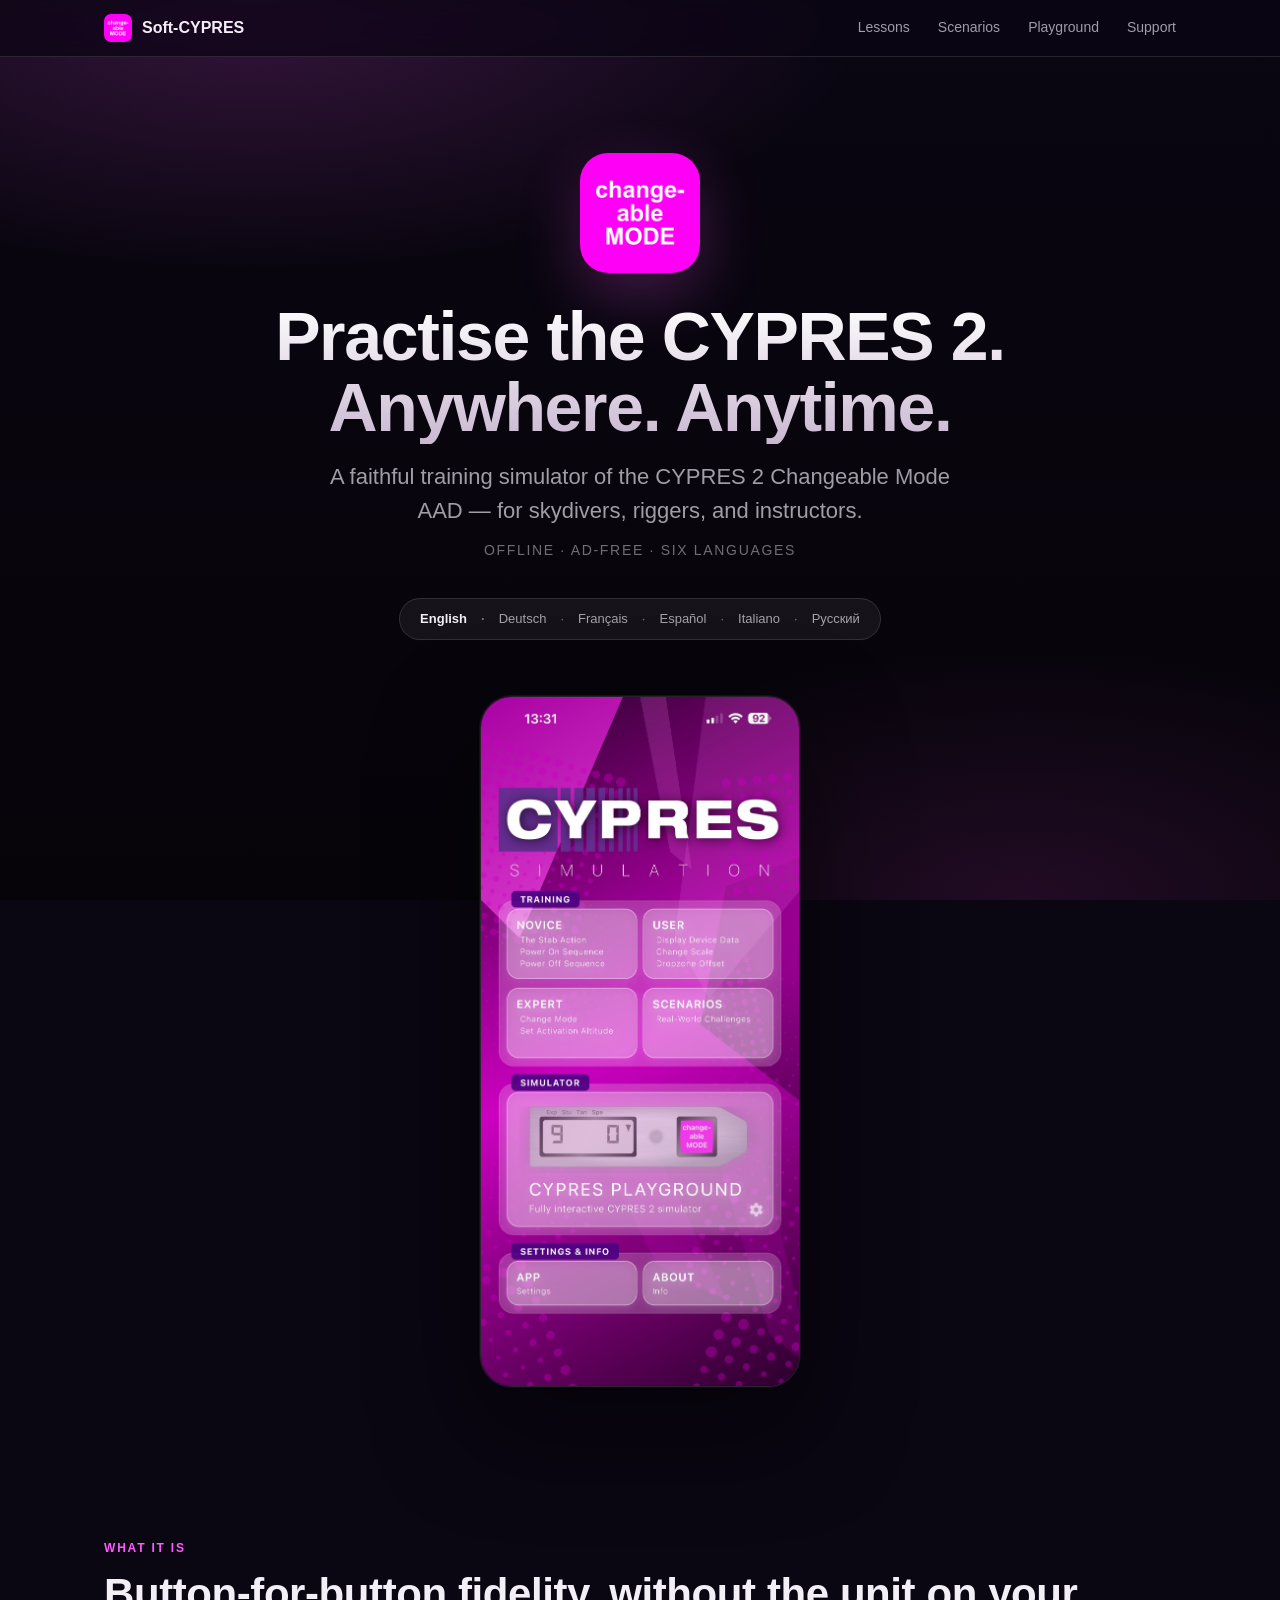
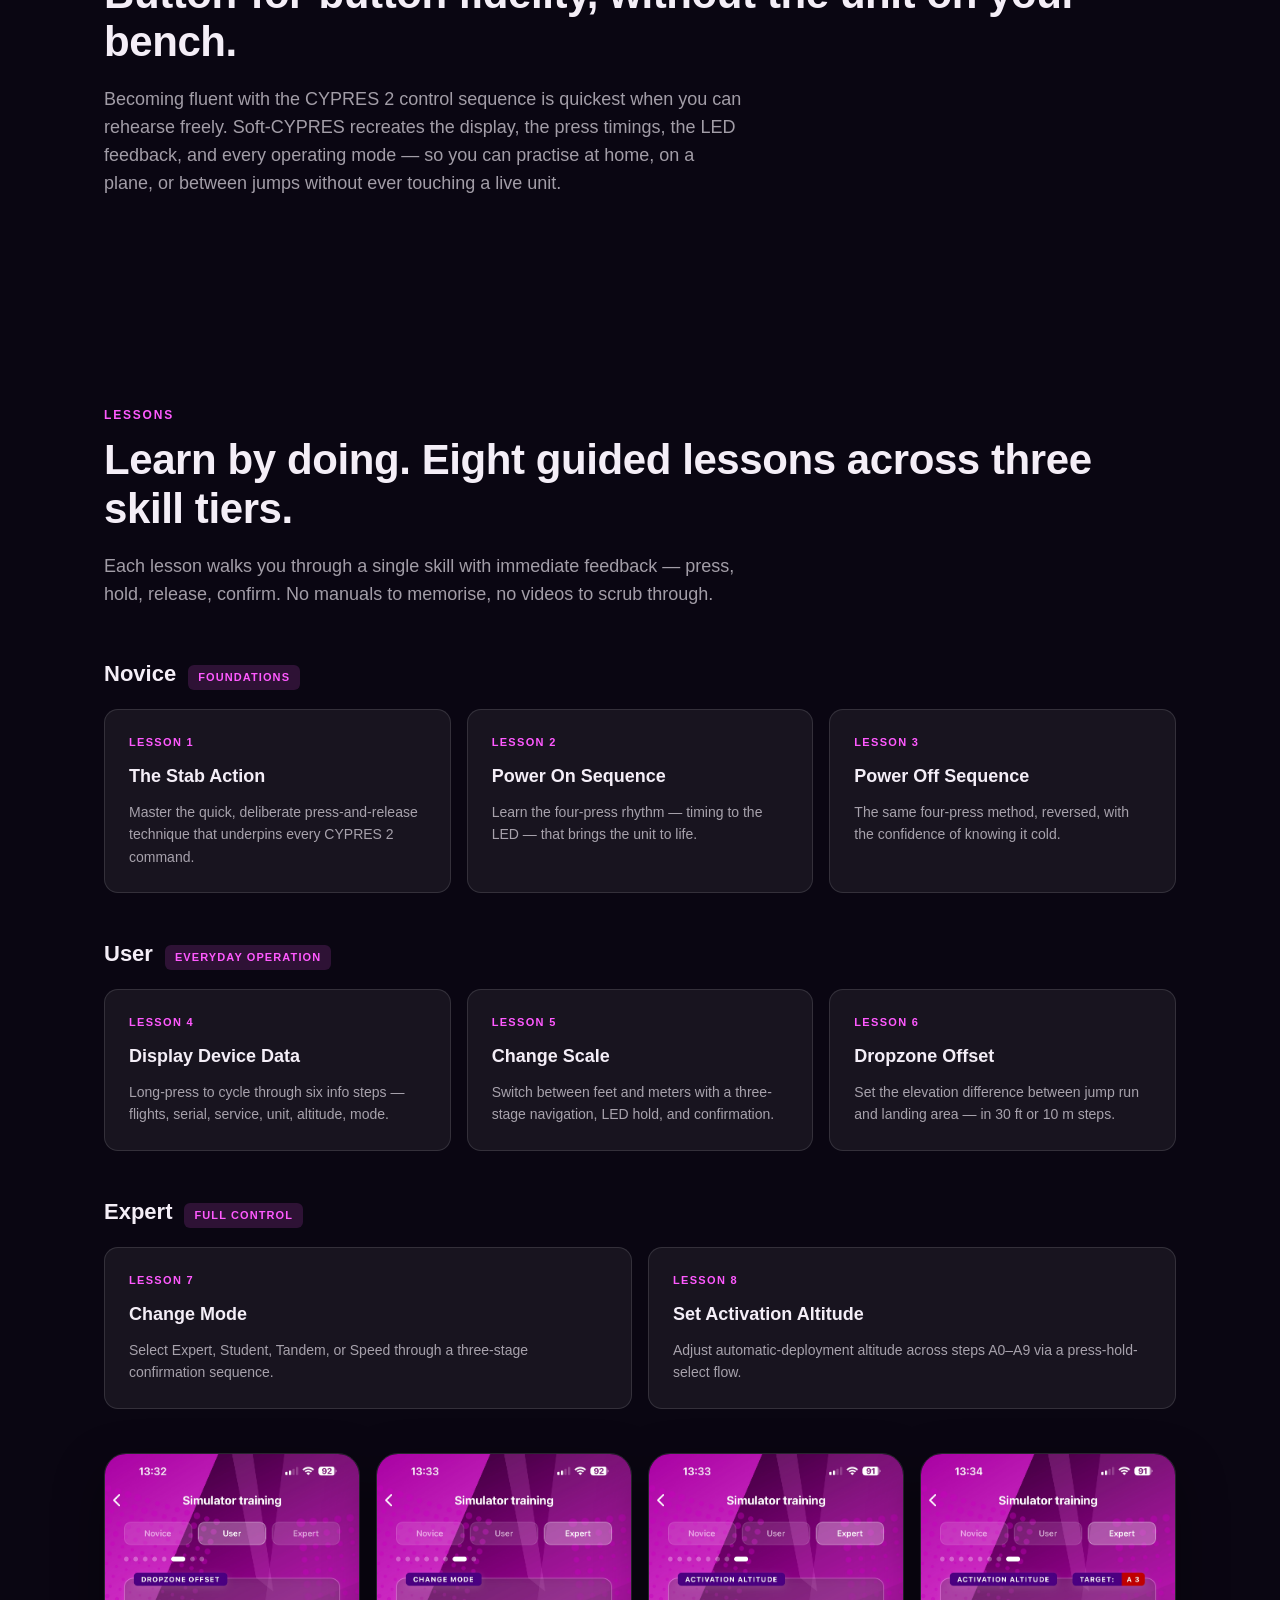
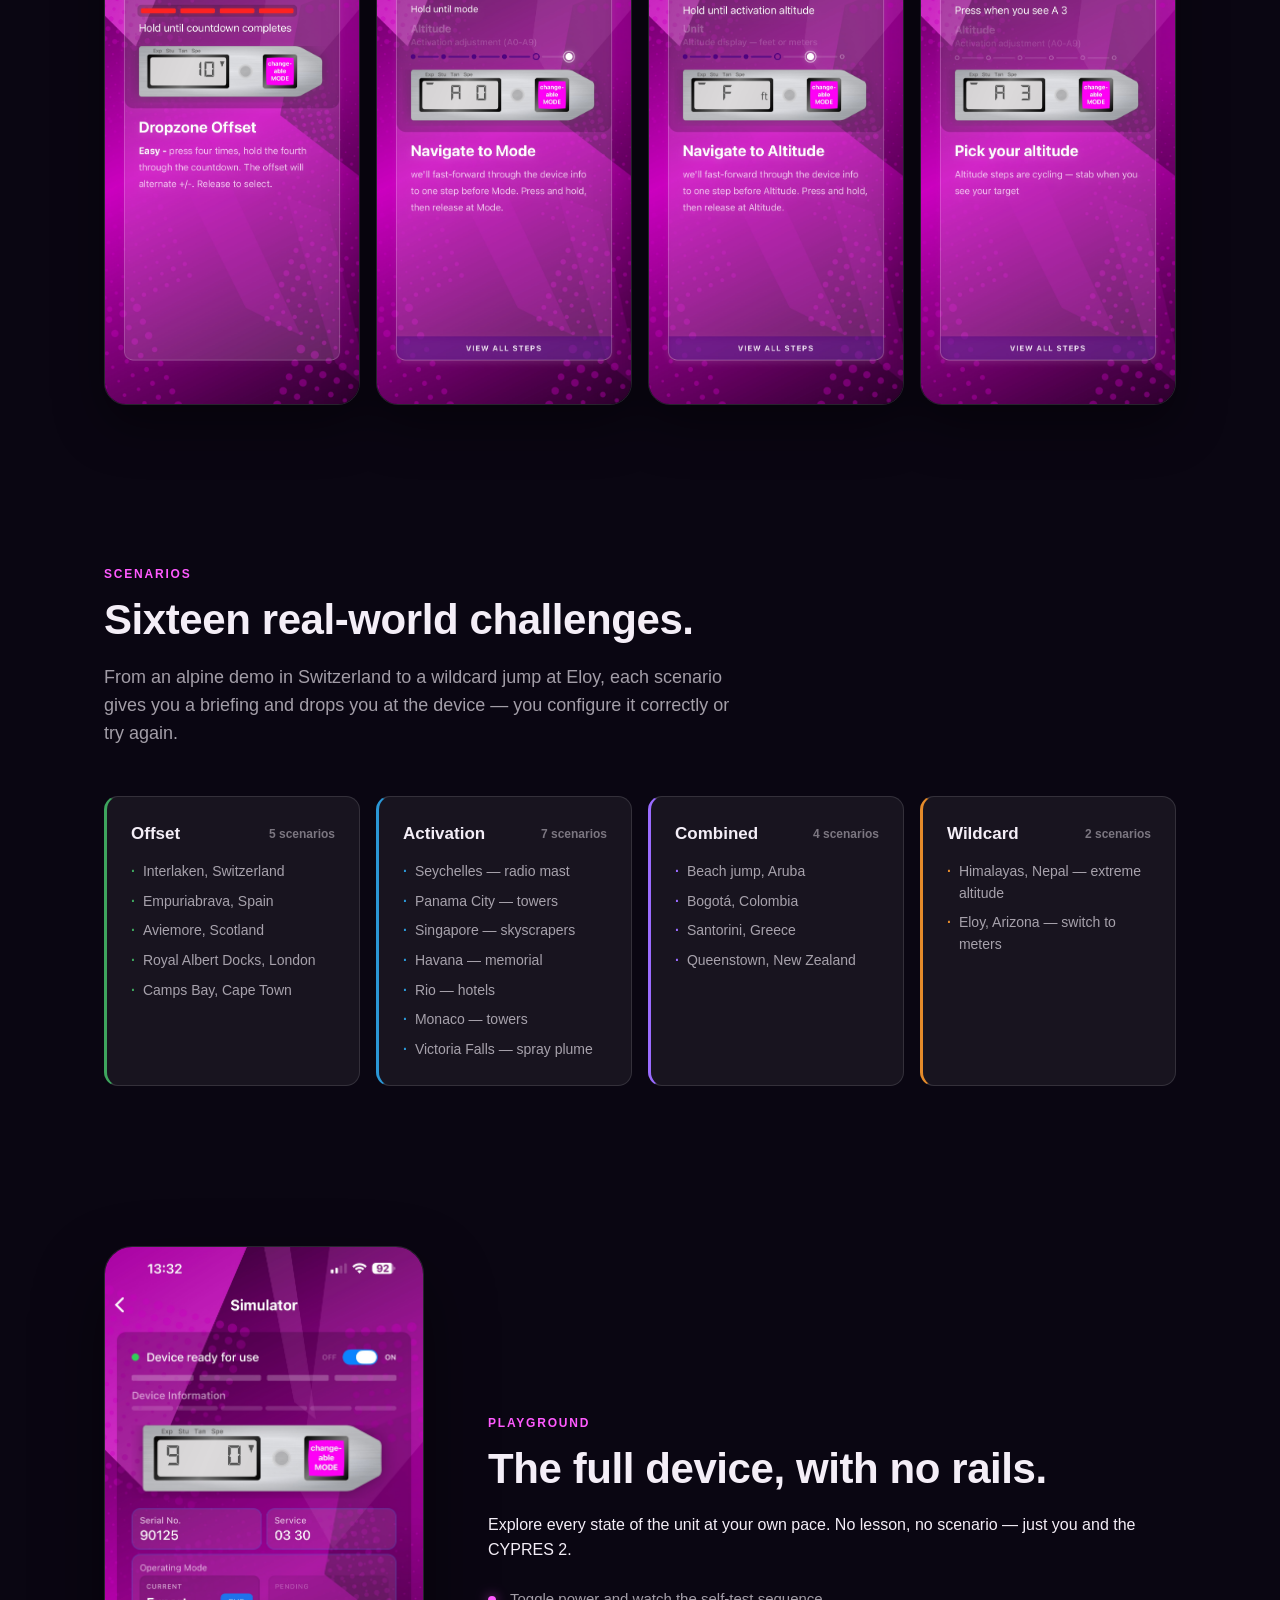
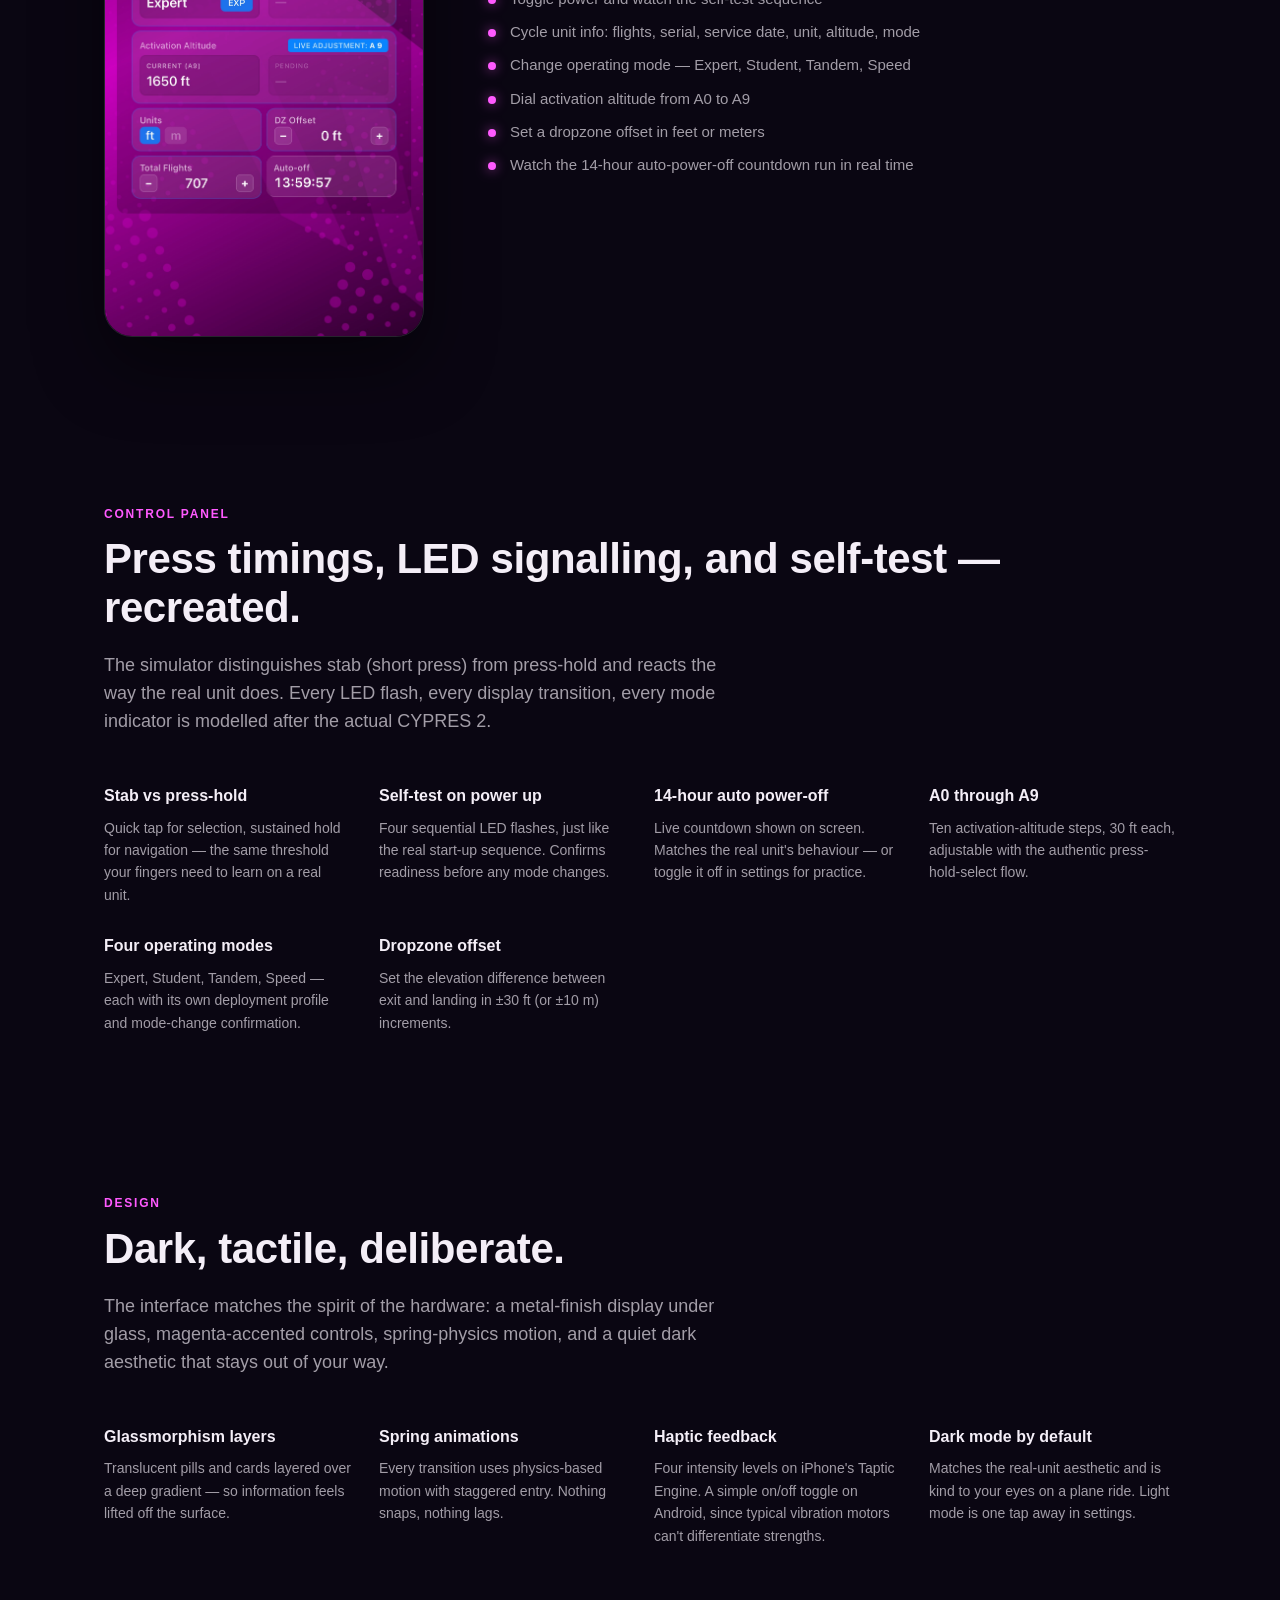
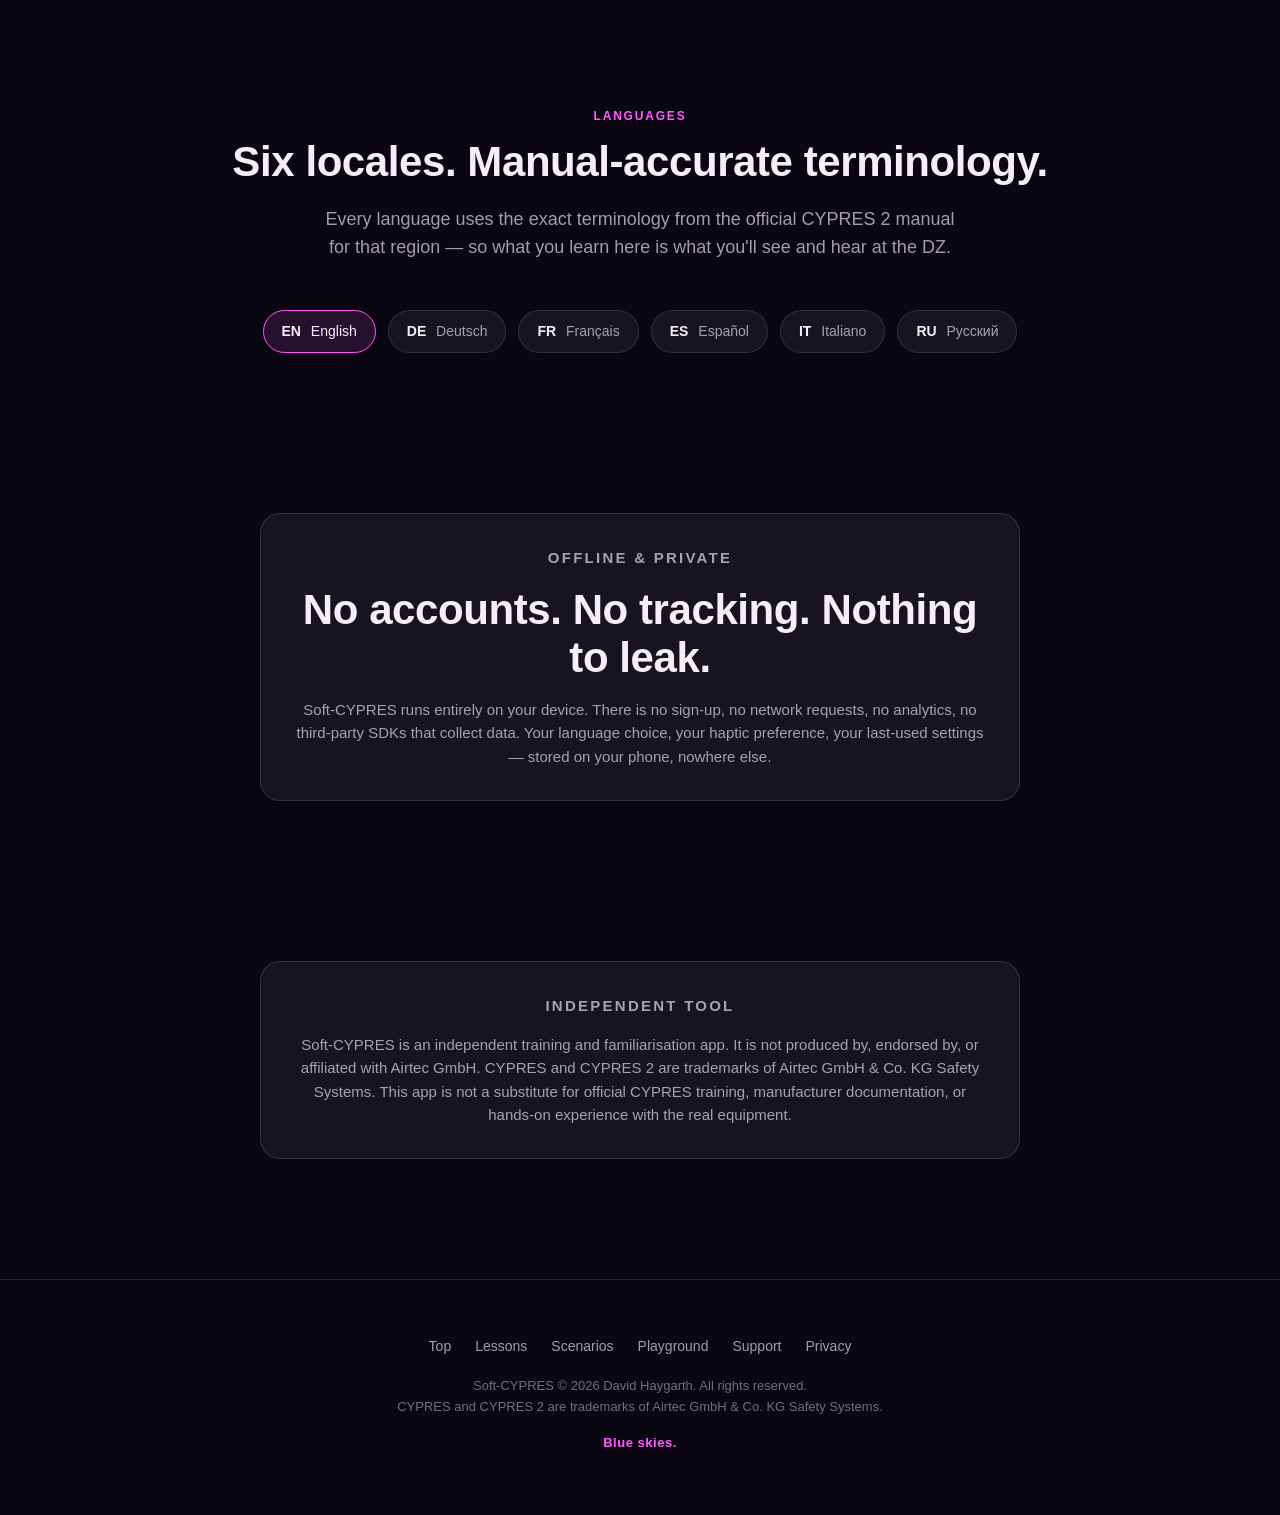
<file: index.html>
<!doctype html>
<html lang="en">
<head>
<meta charset="utf-8">
<meta name="viewport" content="width=device-width, initial-scale=1">
<title>Soft-CYPRES — CYPRES&nbsp;2 training simulator</title>
<meta name="description" content="A faithful training simulator for the CYPRES&nbsp;2 Changeable Mode automatic activation device. Practise button sequences, lessons, and real-world scenarios — offline, ad-free, in six languages.">
<meta name="theme-color" content="#0a0612">
<meta property="og:title" content="Soft-CYPRES">
<meta property="og:description" content="A training simulator for the CYPRES&nbsp;2 Changeable Mode AAD. Lessons, scenarios, full device playground.">
<meta property="og:image" content="assets/icon.png">
<meta property="og:type" content="website">
<link rel="icon" type="image/png" href="assets/icon.png">
<link rel="apple-touch-icon" href="assets/icon.png">
<link rel="stylesheet" href="styles.css">
<link rel="alternate" hreflang="en" href="https://soft-cypres.github.io/">
<link rel="alternate" hreflang="de" href="https://soft-cypres.github.io/de/">
<link rel="alternate" hreflang="fr" href="https://soft-cypres.github.io/fr/">
<link rel="alternate" hreflang="es" href="https://soft-cypres.github.io/es/">
<link rel="alternate" hreflang="it" href="https://soft-cypres.github.io/it/">
<link rel="alternate" hreflang="ru" href="https://soft-cypres.github.io/ru/">
<link rel="alternate" hreflang="x-default" href="https://soft-cypres.github.io/">
</head>
<body>

<nav class="nav">
  <div class="nav-inner">
    <a href="#top" class="nav-brand">
      <img src="assets/icon.png" alt="">
      <span>Soft-CYPRES</span>
    </a>
    <button class="nav-burger" type="button" aria-label="Toggle menu" aria-expanded="false" aria-controls="nav-links">
      <svg width="22" height="22" viewBox="0 0 24 24" fill="none" stroke="currentColor" stroke-width="2" stroke-linecap="round">
        <line x1="3" y1="6" x2="21" y2="6"/>
        <line x1="3" y1="12" x2="21" y2="12"/>
        <line x1="3" y1="18" x2="21" y2="18"/>
      </svg>
    </button>
    <div class="nav-links" id="nav-links">
      <a href="#lessons">Lessons</a>
      <a href="#scenarios">Scenarios</a>
      <a href="#playground">Playground</a>
      <a href="support.html">Support</a>
    </div>
  </div>
</nav>

<main id="top">

  <section class="hero">
    <div class="container">
      <img src="assets/icon.png" alt="" class="hero-icon">
      <h1>Practise the CYPRES&nbsp;2.<br>Anywhere. Anytime.</h1>
      <p class="hero-tagline">A faithful training simulator of the CYPRES&nbsp;2 Changeable Mode AAD — for skydivers, riggers, and instructors.</p>
      <p class="hero-sub">Offline · Ad-free · Six languages</p>
      <div class="hero-lang-strip" aria-label="Language">
        <span class="current" aria-current="page">English</span>
        <a href="de/" hreflang="de">Deutsch</a>
        <a href="fr/" hreflang="fr">Français</a>
        <a href="es/" hreflang="es">Español</a>
        <a href="it/" hreflang="it">Italiano</a>
        <a href="ru/" hreflang="ru">Русский</a>
      </div>
      <img src="assets/screenshots/home.jpeg" alt="Soft-CYPRES home screen" class="hero-shot reveal">
    </div>
  </section>

  <section id="about">
    <div class="container">
      <p class="section-label">What it is</p>
      <h2 class="section-title reveal">Button-for-button fidelity, without the unit on your bench.</h2>
      <p class="section-intro reveal">
        Becoming fluent with the CYPRES&nbsp;2 control sequence is quickest when you can rehearse freely.
        Soft-CYPRES recreates the display, the press timings, the LED feedback, and every operating mode —
        so you can practise at home, on a plane, or between jumps without ever touching a live unit.
      </p>
    </div>
  </section>

  <section id="lessons">
    <div class="container">
      <p class="section-label">Lessons</p>
      <h2 class="section-title reveal">Learn by doing. Eight guided lessons across three skill tiers.</h2>
      <p class="section-intro reveal">
        Each lesson walks you through a single skill with immediate feedback — press, hold, release, confirm.
        No manuals to memorise, no videos to scrub through.
      </p>

      <div class="lesson-group reveal">
        <div class="lesson-group-header">
          <h3>Novice</h3>
          <span class="group-badge">Foundations</span>
        </div>
        <div class="cards">
          <div class="card">
            <div class="card-tier">Lesson 1</div>
            <h3>The Stab Action</h3>
            <p>Master the quick, deliberate press-and-release technique that underpins every CYPRES&nbsp;2 command.</p>
          </div>
          <div class="card">
            <div class="card-tier">Lesson 2</div>
            <h3>Power On Sequence</h3>
            <p>Learn the four-press rhythm — timing to the LED — that brings the unit to life.</p>
          </div>
          <div class="card">
            <div class="card-tier">Lesson 3</div>
            <h3>Power Off Sequence</h3>
            <p>The same four-press method, reversed, with the confidence of knowing it cold.</p>
          </div>
        </div>
      </div>

      <div class="lesson-group reveal">
        <div class="lesson-group-header">
          <h3>User</h3>
          <span class="group-badge">Everyday operation</span>
        </div>
        <div class="cards">
          <div class="card">
            <div class="card-tier">Lesson 4</div>
            <h3>Display Device Data</h3>
            <p>Long-press to cycle through six info steps — flights, serial, service, unit, altitude, mode.</p>
          </div>
          <div class="card">
            <div class="card-tier">Lesson 5</div>
            <h3>Change Scale</h3>
            <p>Switch between feet and meters with a three-stage navigation, LED hold, and confirmation.</p>
          </div>
          <div class="card">
            <div class="card-tier">Lesson 6</div>
            <h3>Dropzone Offset</h3>
            <p>Set the elevation difference between jump run and landing area — in 30 ft or 10 m steps.</p>
          </div>
        </div>
      </div>

      <div class="lesson-group reveal">
        <div class="lesson-group-header">
          <h3>Expert</h3>
          <span class="group-badge">Full control</span>
        </div>
        <div class="cards">
          <div class="card">
            <div class="card-tier">Lesson 7</div>
            <h3>Change Mode</h3>
            <p>Select Expert, Student, Tandem, or Speed through a three-stage confirmation sequence.</p>
          </div>
          <div class="card">
            <div class="card-tier">Lesson 8</div>
            <h3>Set Activation Altitude</h3>
            <p>Adjust automatic-deployment altitude across steps A0–A9 via a press-hold-select flow.</p>
          </div>
        </div>
      </div>

      <div class="screenshot-row">
        <img src="assets/screenshots/lesson-dropzone.jpeg" alt="Dropzone Offset lesson" class="reveal">
        <img src="assets/screenshots/lesson-change-mode.jpeg" alt="Change Mode lesson" class="reveal">
        <img src="assets/screenshots/lesson-altitude-unit.jpeg" alt="Activation Altitude lesson" class="reveal">
        <img src="assets/screenshots/lesson-altitude-target.jpeg" alt="Pick altitude target" class="reveal">
      </div>
    </div>
  </section>

  <section id="scenarios">
    <div class="container">
      <p class="section-label">Scenarios</p>
      <h2 class="section-title reveal">Sixteen real-world challenges.</h2>
      <p class="section-intro reveal">
        From an alpine demo in Switzerland to a wildcard jump at Eloy, each scenario gives you a briefing
        and drops you at the device — you configure it correctly or try again.
      </p>

      <div class="scenarios-grid">
        <div class="scenario-group reveal" style="--group-color: #3ea55e;">
          <div class="scenario-group-title">
            <h3>Offset</h3>
            <span class="scenario-count">5 scenarios</span>
          </div>
          <ul class="scenario-list">
            <li>Interlaken, Switzerland</li>
            <li>Empuriabrava, Spain</li>
            <li>Aviemore, Scotland</li>
            <li>Royal Albert Docks, London</li>
            <li>Camps Bay, Cape Town</li>
          </ul>
        </div>

        <div class="scenario-group reveal" style="--group-color: #2b97d6;">
          <div class="scenario-group-title">
            <h3>Activation</h3>
            <span class="scenario-count">7 scenarios</span>
          </div>
          <ul class="scenario-list">
            <li>Seychelles — radio mast</li>
            <li>Panama City — towers</li>
            <li>Singapore — skyscrapers</li>
            <li>Havana — memorial</li>
            <li>Rio — hotels</li>
            <li>Monaco — towers</li>
            <li>Victoria Falls — spray plume</li>
          </ul>
        </div>

        <div class="scenario-group reveal" style="--group-color: #9a6bff;">
          <div class="scenario-group-title">
            <h3>Combined</h3>
            <span class="scenario-count">4 scenarios</span>
          </div>
          <ul class="scenario-list">
            <li>Beach jump, Aruba</li>
            <li>Bogotá, Colombia</li>
            <li>Santorini, Greece</li>
            <li>Queenstown, New Zealand</li>
          </ul>
        </div>

        <div class="scenario-group reveal" style="--group-color: #e48a2a;">
          <div class="scenario-group-title">
            <h3>Wildcard</h3>
            <span class="scenario-count">2 scenarios</span>
          </div>
          <ul class="scenario-list">
            <li>Himalayas, Nepal — extreme altitude</li>
            <li>Eloy, Arizona — switch to meters</li>
          </ul>
        </div>
      </div>
    </div>
  </section>

  <section id="playground">
    <div class="container">
      <div class="split">
        <div class="split-image reveal">
          <img src="assets/screenshots/playground.jpeg" alt="Soft-CYPRES Playground">
        </div>
        <div class="split-content reveal">
          <p class="section-label">Playground</p>
          <h2 class="section-title">The full device, with no rails.</h2>
          <p>Explore every state of the unit at your own pace. No lesson, no scenario — just you and the CYPRES&nbsp;2.</p>
          <ul>
            <li>Toggle power and watch the self-test sequence</li>
            <li>Cycle unit info: flights, serial, service date, unit, altitude, mode</li>
            <li>Change operating mode — Expert, Student, Tandem, Speed</li>
            <li>Dial activation altitude from A0 to A9</li>
            <li>Set a dropzone offset in feet or meters</li>
            <li>Watch the 14-hour auto-power-off countdown run in real time</li>
          </ul>
        </div>
      </div>
    </div>
  </section>

  <section id="fidelity">
    <div class="container">
      <p class="section-label">Control panel</p>
      <h2 class="section-title reveal">Press timings, LED signalling, and self-test — recreated.</h2>
      <p class="section-intro reveal">
        The simulator distinguishes stab (short press) from press-hold and reacts the way the real unit does.
        Every LED flash, every display transition, every mode indicator is modelled after the actual CYPRES&nbsp;2.
      </p>
      <div class="feature-grid">
        <div class="feature reveal">
          <h4>Stab vs press-hold</h4>
          <p>Quick tap for selection, sustained hold for navigation — the same threshold your fingers need to learn on a real unit.</p>
        </div>
        <div class="feature reveal">
          <h4>Self-test on power up</h4>
          <p>Four sequential LED flashes, just like the real start-up sequence. Confirms readiness before any mode changes.</p>
        </div>
        <div class="feature reveal">
          <h4>14-hour auto power-off</h4>
          <p>Live countdown shown on screen. Matches the real unit's behaviour — or toggle it off in settings for practice.</p>
        </div>
        <div class="feature reveal">
          <h4>A0 through A9</h4>
          <p>Ten activation-altitude steps, 30 ft each, adjustable with the authentic press-hold-select flow.</p>
        </div>
        <div class="feature reveal">
          <h4>Four operating modes</h4>
          <p>Expert, Student, Tandem, Speed — each with its own deployment profile and mode-change confirmation.</p>
        </div>
        <div class="feature reveal">
          <h4>Dropzone offset</h4>
          <p>Set the elevation difference between exit and landing in ±30 ft (or ±10 m) increments.</p>
        </div>
      </div>
    </div>
  </section>

  <section id="design">
    <div class="container">
      <p class="section-label">Design</p>
      <h2 class="section-title reveal">Dark, tactile, deliberate.</h2>
      <p class="section-intro reveal">
        The interface matches the spirit of the hardware: a metal-finish display under glass, magenta-accented
        controls, spring-physics motion, and a quiet dark aesthetic that stays out of your way.
      </p>
      <div class="feature-grid">
        <div class="feature reveal">
          <h4>Glassmorphism layers</h4>
          <p>Translucent pills and cards layered over a deep gradient — so information feels lifted off the surface.</p>
        </div>
        <div class="feature reveal">
          <h4>Spring animations</h4>
          <p>Every transition uses physics-based motion with staggered entry. Nothing snaps, nothing lags.</p>
        </div>
        <div class="feature reveal">
          <h4>Haptic feedback</h4>
          <p>Four intensity levels on iPhone's Taptic Engine. A simple on/off toggle on Android, since typical vibration motors can't differentiate strengths.</p>
        </div>
        <div class="feature reveal">
          <h4>Dark mode by default</h4>
          <p>Matches the real-unit aesthetic and is kind to your eyes on a plane ride. Light mode is one tap away in settings.</p>
        </div>
      </div>
    </div>
  </section>

  <section id="languages">
    <div class="container" style="text-align: center;">
      <p class="section-label">Languages</p>
      <h2 class="section-title reveal">Six locales. Manual-accurate terminology.</h2>
      <p class="section-intro reveal" style="margin-left: auto; margin-right: auto;">
        Every language uses the exact terminology from the official CYPRES&nbsp;2 manual for that region — so what you
        learn here is what you'll see and hear at the DZ.
      </p>
      <div class="lang-row">
        <span class="lang-pill current" aria-current="page"><strong>EN</strong> English</span>
        <a class="lang-pill" href="de/" hreflang="de"><strong>DE</strong> Deutsch</a>
        <a class="lang-pill" href="fr/" hreflang="fr"><strong>FR</strong> Français</a>
        <a class="lang-pill" href="es/" hreflang="es"><strong>ES</strong> Español</a>
        <a class="lang-pill" href="it/" hreflang="it"><strong>IT</strong> Italiano</a>
        <a class="lang-pill" href="ru/" hreflang="ru"><strong>RU</strong> Русский</a>
      </div>
    </div>
  </section>

  <section id="private">
    <div class="container">
      <div class="callout reveal">
        <p class="section-label" style="margin-bottom: 16px;">Offline &amp; private</p>
        <h2 class="section-title" style="margin-bottom: 16px;">No accounts. No tracking. Nothing to leak.</h2>
        <p>Soft-CYPRES runs entirely on your device. There is no sign-up, no network requests, no analytics, no third-party SDKs that collect data. Your language choice, your haptic preference, your last-used settings — stored on your phone, nowhere else.</p>
      </div>
    </div>
  </section>

  <section id="disclaimer">
    <div class="container">
      <div class="callout reveal">
        <p class="section-label" style="margin-bottom: 16px;">Independent tool</p>
        <p>Soft-CYPRES is an independent training and familiarisation app. It is not produced by, endorsed by, or affiliated with Airtec GmbH. CYPRES and CYPRES&nbsp;2 are trademarks of Airtec GmbH &amp; Co. KG Safety Systems. This app is not a substitute for official CYPRES training, manufacturer documentation, or hands-on experience with the real equipment.</p>
      </div>
    </div>
  </section>

</main>

<footer>
  <div class="container">
    <div class="footer-links">
      <a href="#top">Top</a>
      <a href="#lessons">Lessons</a>
      <a href="#scenarios">Scenarios</a>
      <a href="#playground">Playground</a>
      <a href="support.html">Support</a>
      <a href="privacy.html">Privacy</a>
    </div>
    <p class="footer-copy">
      Soft-CYPRES © 2026 David Haygarth. All rights reserved.<br>
      CYPRES and CYPRES&nbsp;2 are trademarks of Airtec GmbH &amp; Co. KG Safety Systems.
    </p>
    <p class="footer-sign-off">Blue skies.</p>
  </div>
</footer>

<script src="script.js" defer></script>

</body>
</html>
</file>
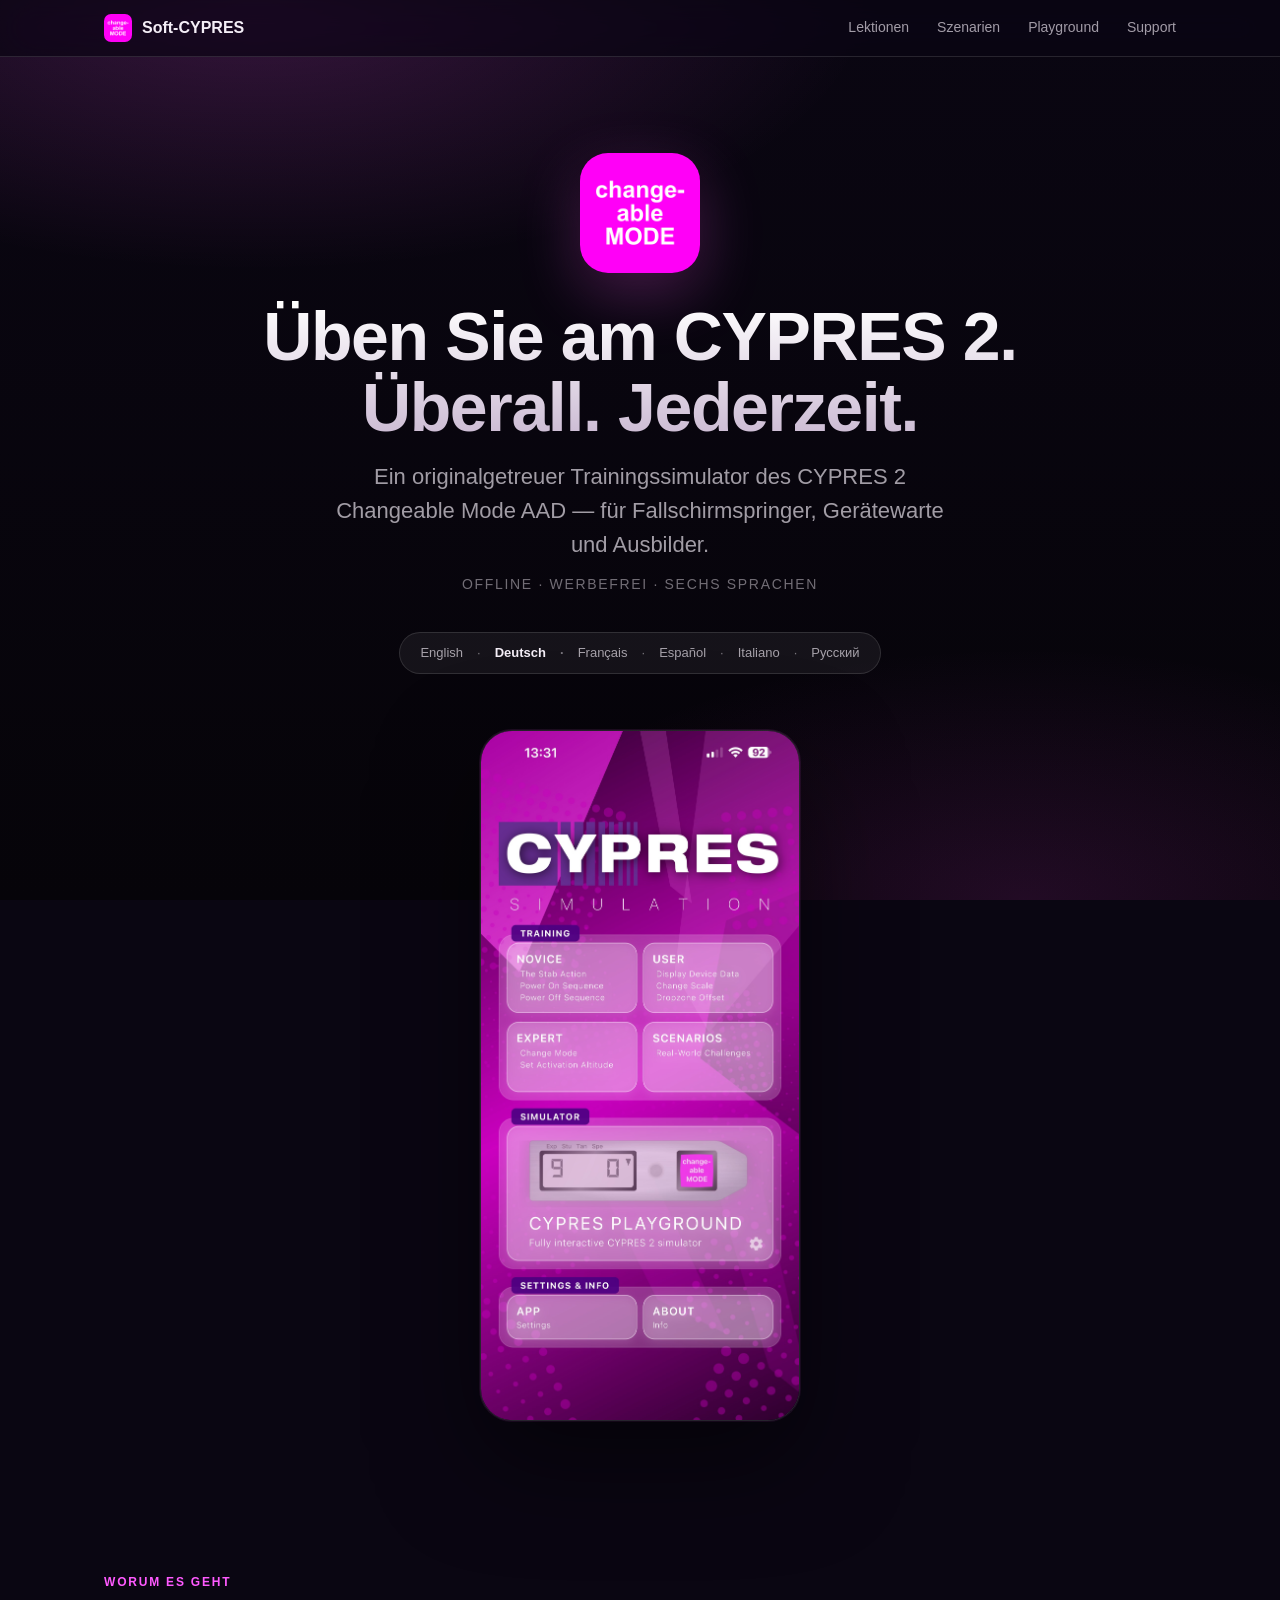
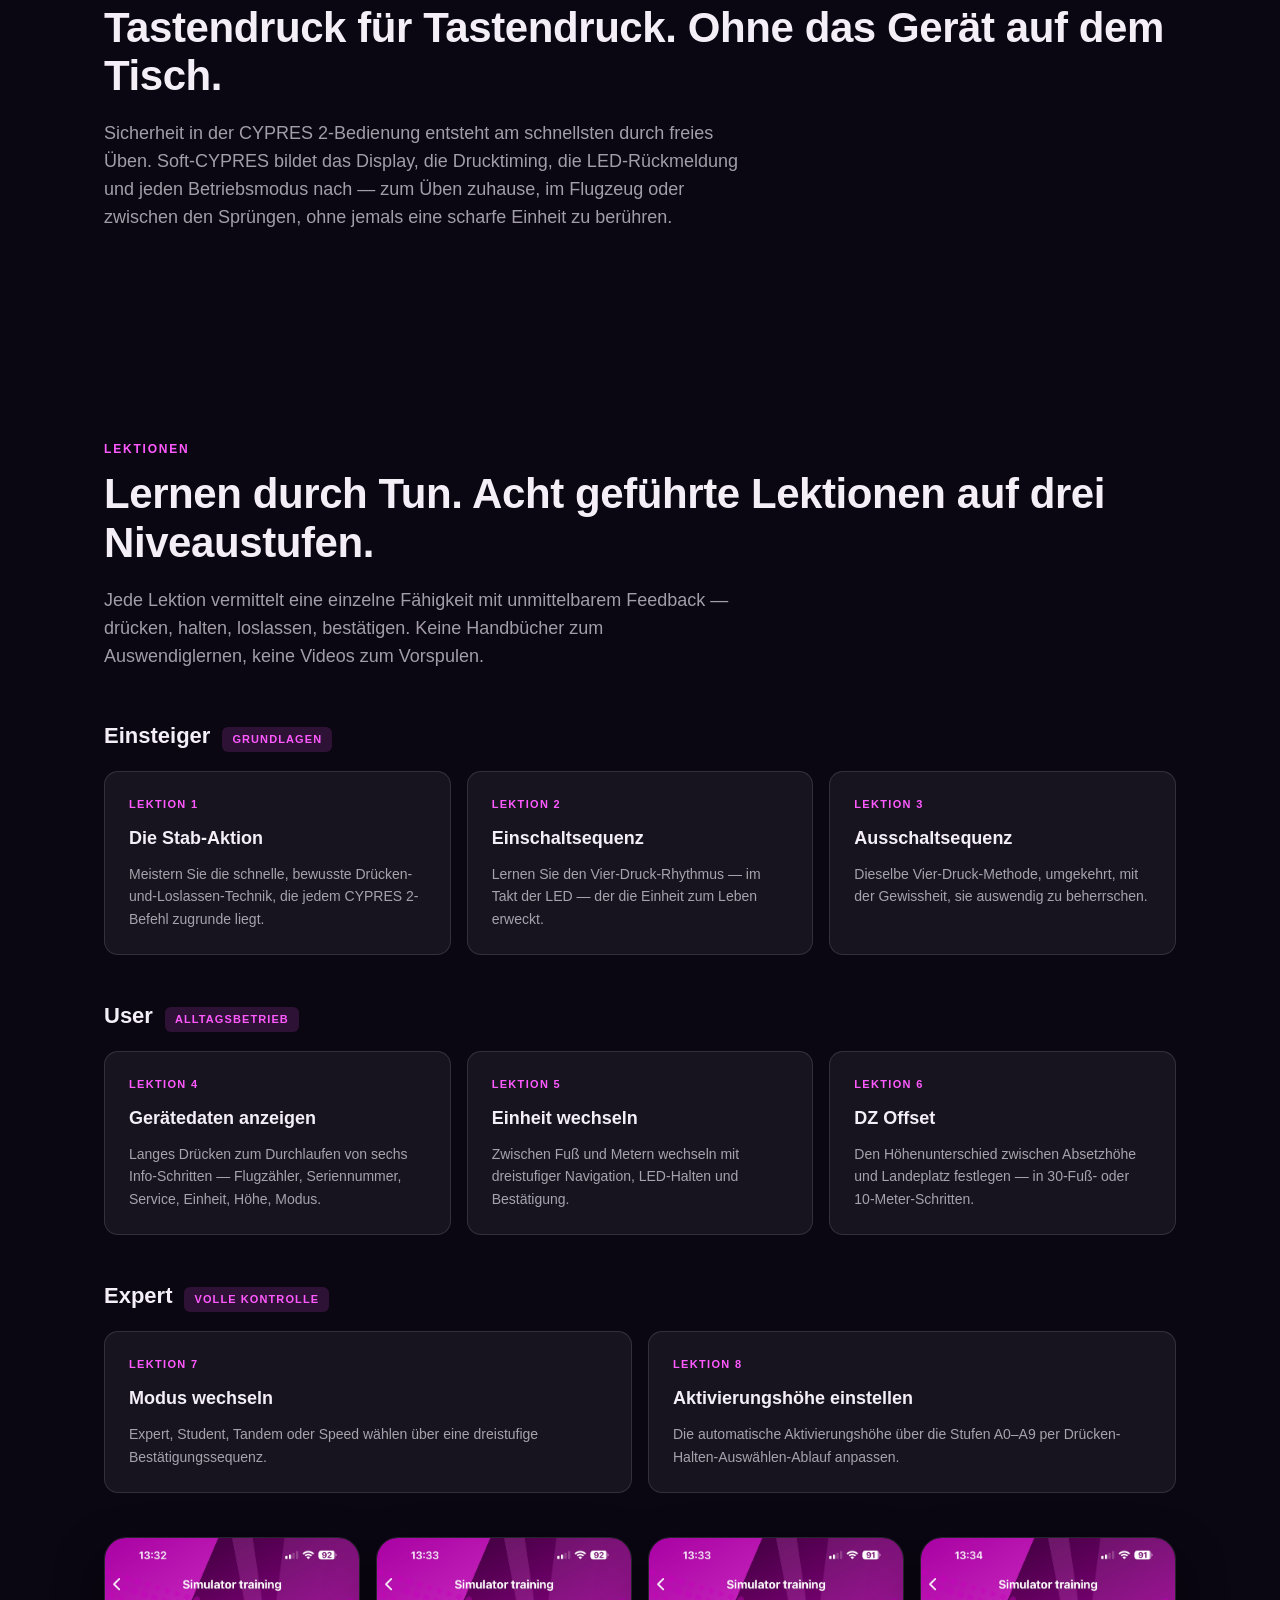
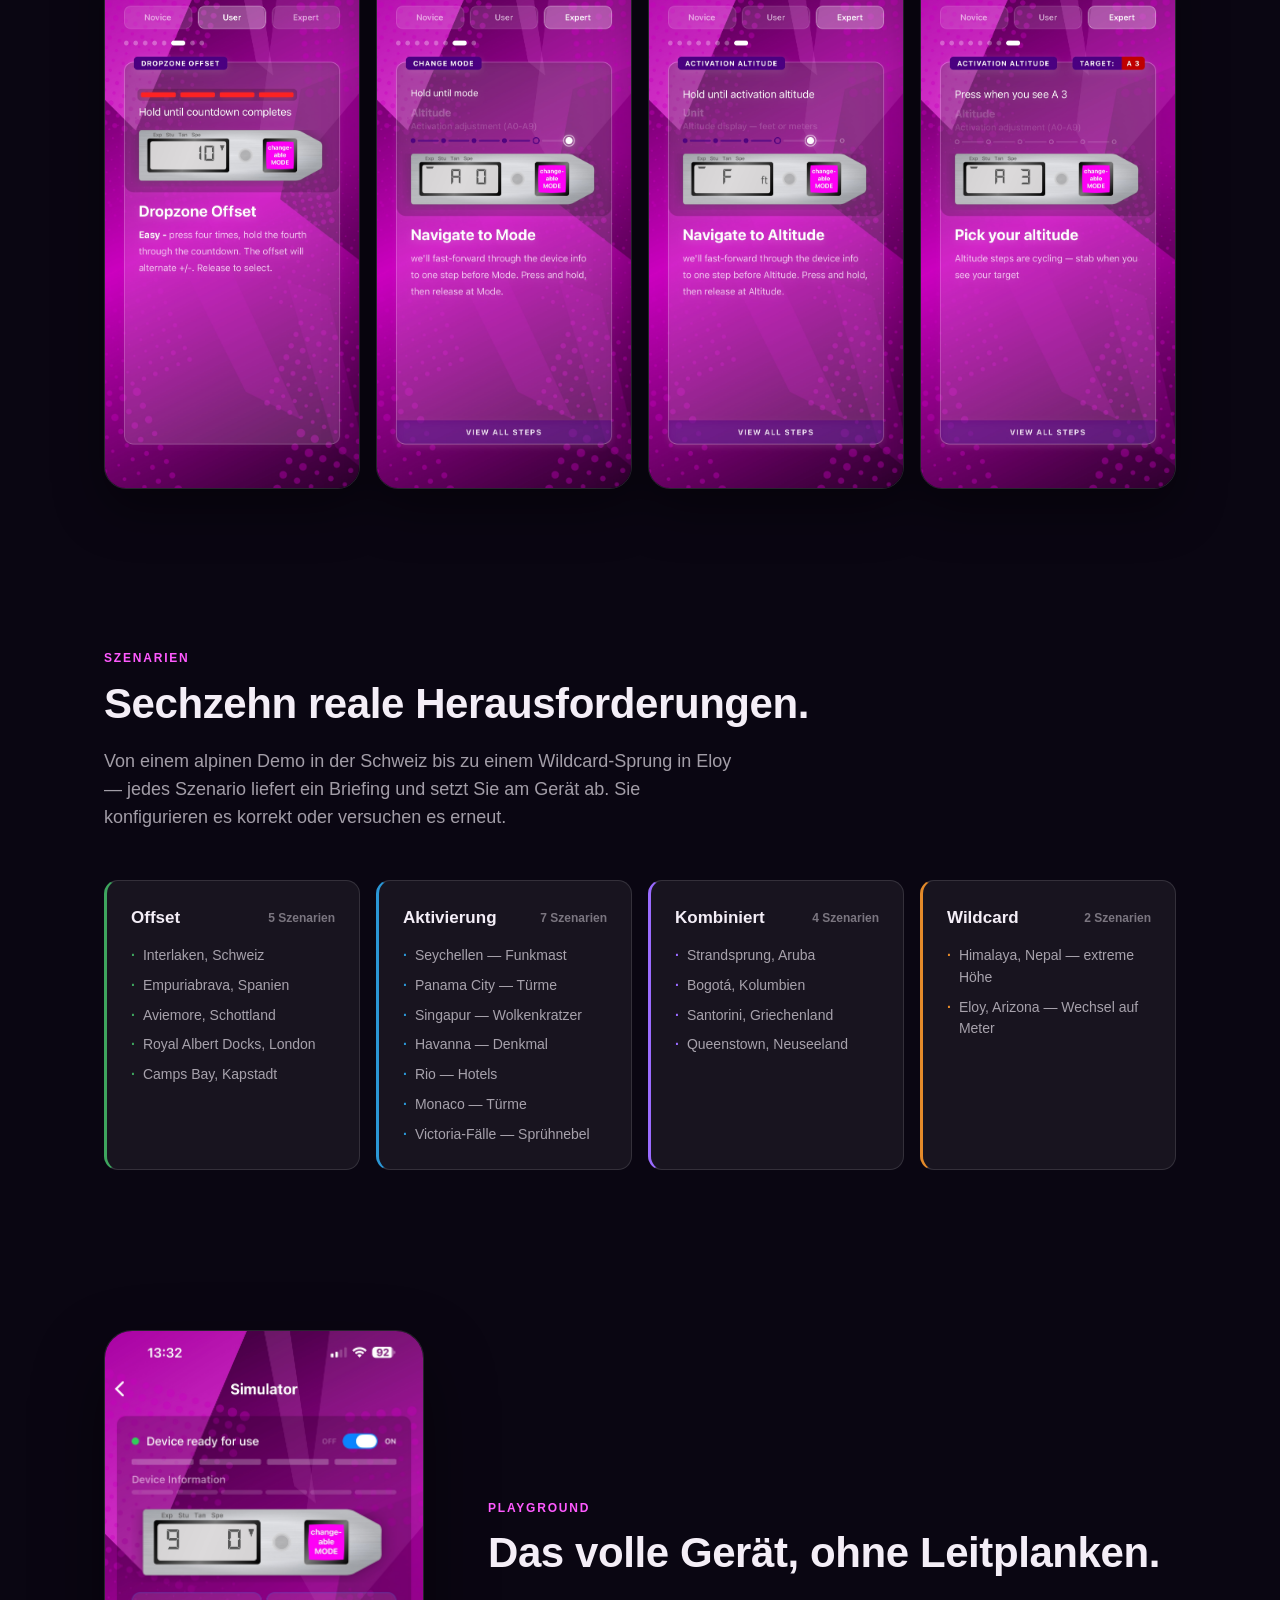
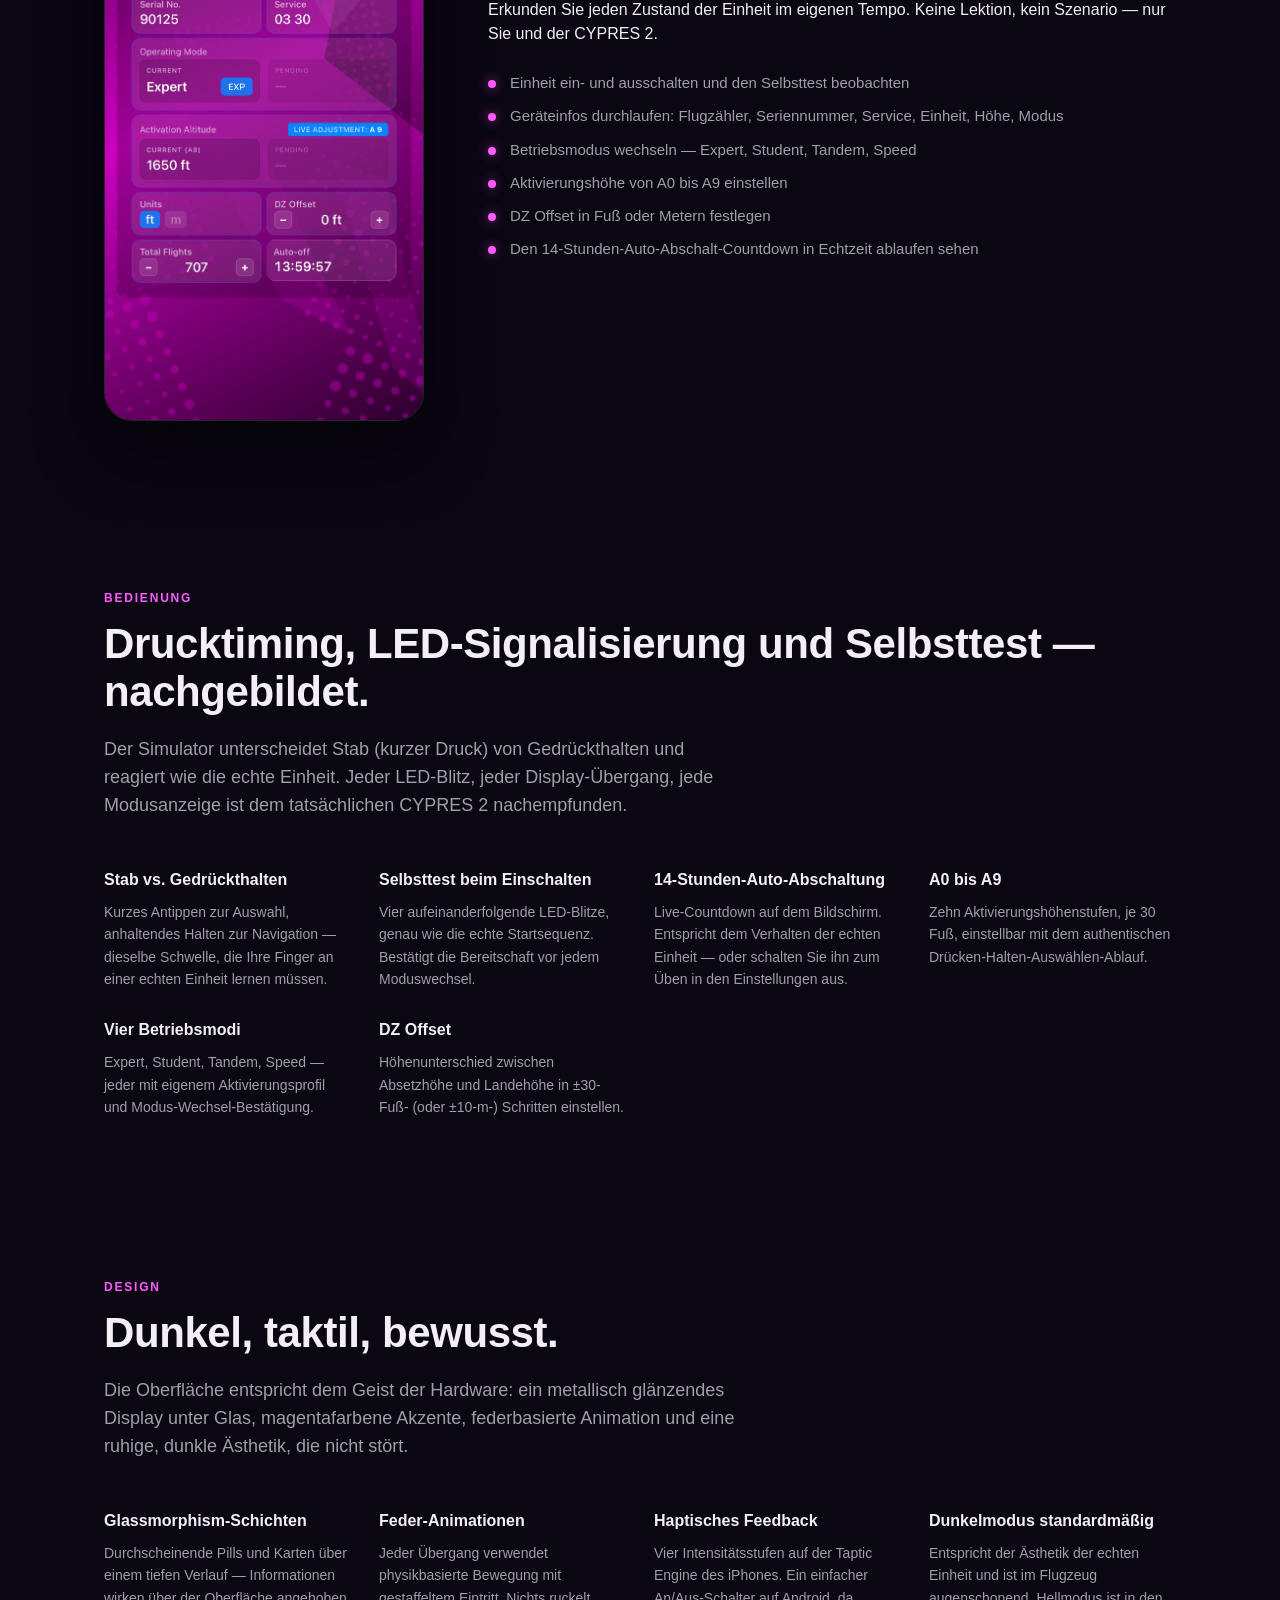
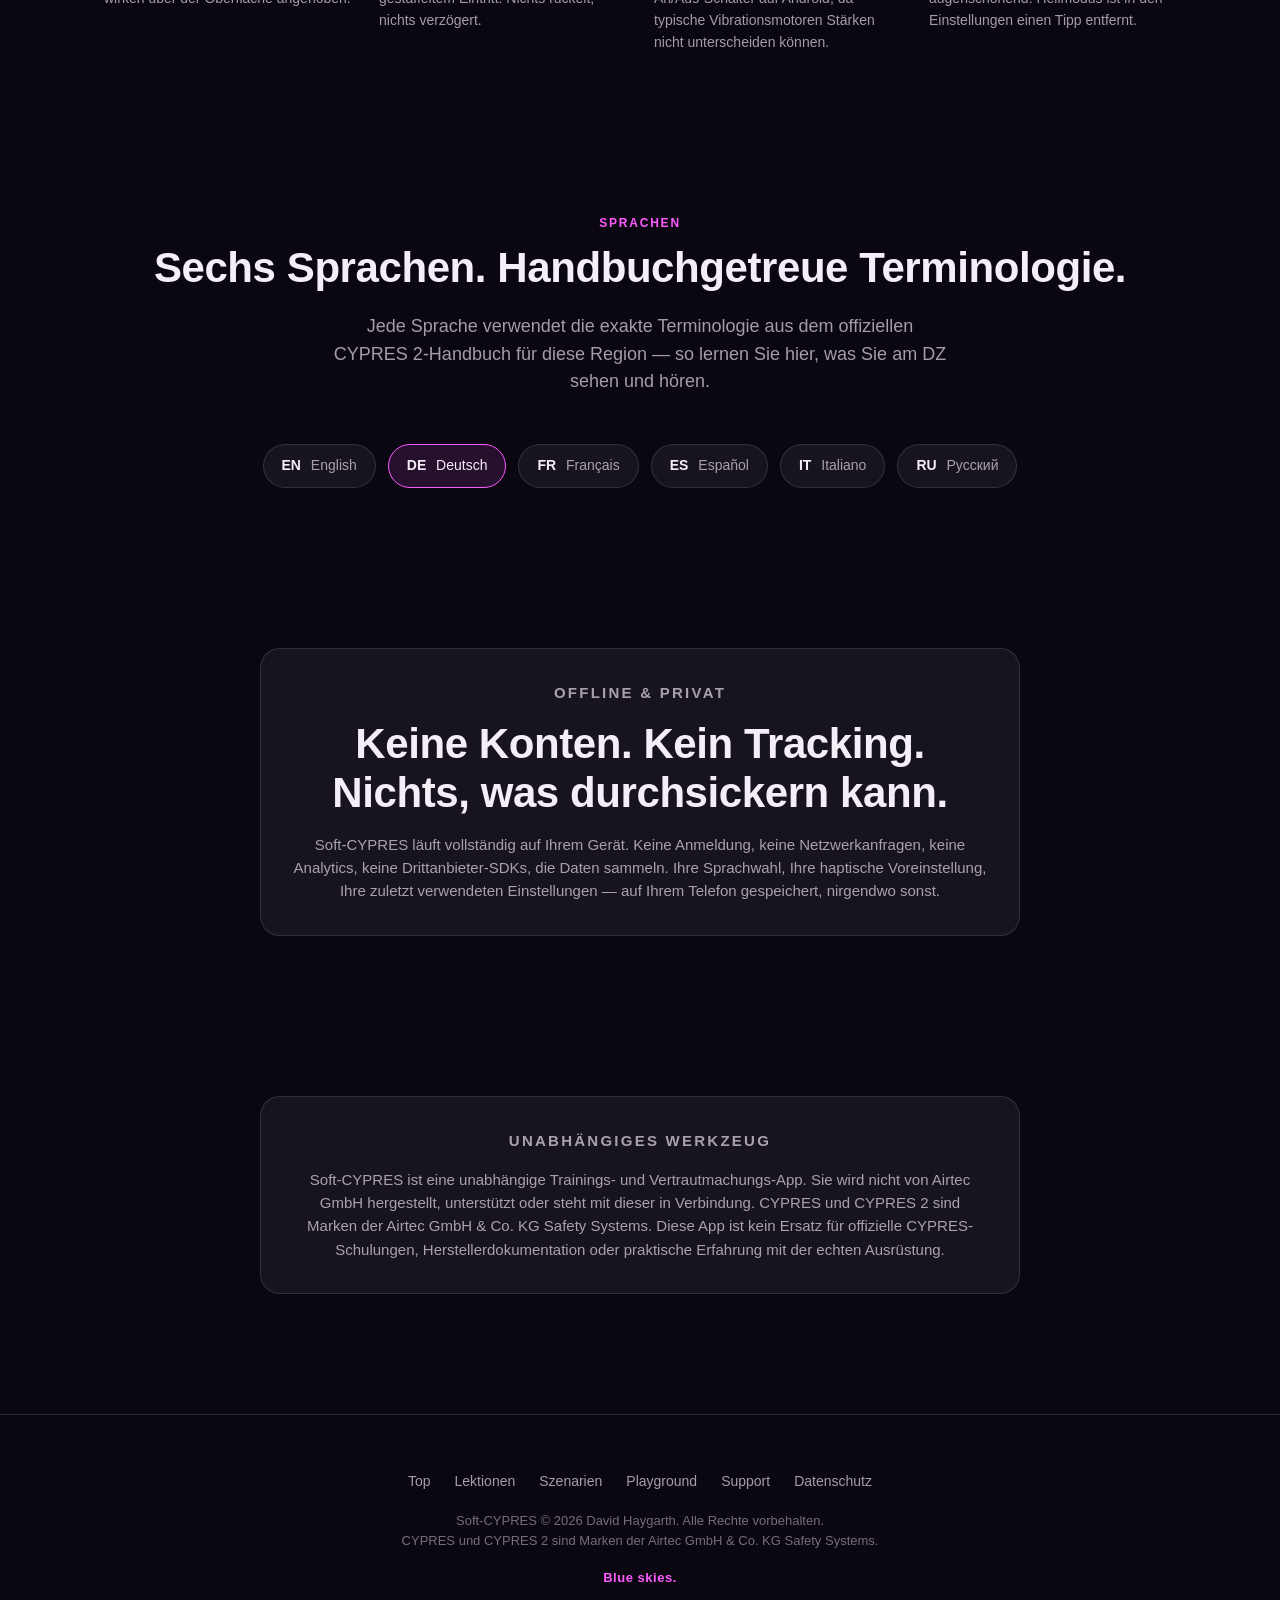
<file: de/index.html>
<!doctype html>
<html lang="de">
<head>
<meta charset="utf-8">
<meta name="viewport" content="width=device-width, initial-scale=1">
<title>Soft-CYPRES — CYPRES&nbsp;2 Trainingssimulator</title>
<meta name="description" content="Ein originalgetreuer Trainingssimulator des CYPRES 2 Changeable Mode AAD. Üben Sie Tastensequenzen, Lektionen und reale Szenarien — offline, werbefrei, in sechs Sprachen.">
<meta name="theme-color" content="#0a0612">
<meta property="og:title" content="Soft-CYPRES">
<meta property="og:description" content="Ein Trainingssimulator des CYPRES 2 Changeable Mode AAD. Lektionen, Szenarien, vollständiger Geräte-Playground.">
<meta property="og:image" content="../assets/icon.png">
<meta property="og:type" content="website">
<link rel="icon" type="image/png" href="../assets/icon.png">
<link rel="apple-touch-icon" href="../assets/icon.png">
<link rel="stylesheet" href="../styles.css">
<link rel="alternate" hreflang="en" href="https://soft-cypres.github.io/">
<link rel="alternate" hreflang="de" href="https://soft-cypres.github.io/de/">
<link rel="alternate" hreflang="fr" href="https://soft-cypres.github.io/fr/">
<link rel="alternate" hreflang="es" href="https://soft-cypres.github.io/es/">
<link rel="alternate" hreflang="it" href="https://soft-cypres.github.io/it/">
<link rel="alternate" hreflang="ru" href="https://soft-cypres.github.io/ru/">
<link rel="alternate" hreflang="x-default" href="https://soft-cypres.github.io/">
</head>
<body>

<nav class="nav">
  <div class="nav-inner">
    <a href="#top" class="nav-brand">
      <img src="../assets/icon.png" alt="">
      <span>Soft-CYPRES</span>
    </a>
    <button class="nav-burger" type="button" aria-label="Menü umschalten" aria-expanded="false" aria-controls="nav-links">
      <svg width="22" height="22" viewBox="0 0 24 24" fill="none" stroke="currentColor" stroke-width="2" stroke-linecap="round">
        <line x1="3" y1="6" x2="21" y2="6"/>
        <line x1="3" y1="12" x2="21" y2="12"/>
        <line x1="3" y1="18" x2="21" y2="18"/>
      </svg>
    </button>
    <div class="nav-links" id="nav-links">
      <a href="#lessons">Lektionen</a>
      <a href="#scenarios">Szenarien</a>
      <a href="#playground">Playground</a>
      <a href="../support.html">Support</a>
    </div>
  </div>
</nav>

<main id="top">

  <section class="hero">
    <div class="container">
      <img src="../assets/icon.png" alt="" class="hero-icon">
      <h1>Üben Sie am CYPRES&nbsp;2.<br>Überall. Jederzeit.</h1>
      <p class="hero-tagline">Ein originalgetreuer Trainingssimulator des CYPRES&nbsp;2 Changeable Mode AAD — für Fallschirmspringer, Gerätewarte und Ausbilder.</p>
      <p class="hero-sub">Offline · Werbefrei · Sechs Sprachen</p>
      <div class="hero-lang-strip" aria-label="Sprache">
        <a href="../" hreflang="en">English</a>
        <span class="current" aria-current="page">Deutsch</span>
        <a href="../fr/" hreflang="fr">Français</a>
        <a href="../es/" hreflang="es">Español</a>
        <a href="../it/" hreflang="it">Italiano</a>
        <a href="../ru/" hreflang="ru">Русский</a>
      </div>
      <img src="../assets/screenshots/home.jpeg" alt="Soft-CYPRES Startbildschirm" class="hero-shot reveal">
    </div>
  </section>

  <section id="about">
    <div class="container">
      <p class="section-label">Worum es geht</p>
      <h2 class="section-title reveal">Tastendruck für Tastendruck. Ohne das Gerät auf dem Tisch.</h2>
      <p class="section-intro reveal">
        Sicherheit in der CYPRES&nbsp;2-Bedienung entsteht am schnellsten durch freies Üben.
        Soft-CYPRES bildet das Display, die Drucktiming, die LED-Rückmeldung und jeden Betriebsmodus nach —
        zum Üben zuhause, im Flugzeug oder zwischen den Sprüngen, ohne jemals eine scharfe Einheit zu berühren.
      </p>
    </div>
  </section>

  <section id="lessons">
    <div class="container">
      <p class="section-label">Lektionen</p>
      <h2 class="section-title reveal">Lernen durch Tun. Acht geführte Lektionen auf drei Niveaustufen.</h2>
      <p class="section-intro reveal">
        Jede Lektion vermittelt eine einzelne Fähigkeit mit unmittelbarem Feedback — drücken, halten, loslassen, bestätigen.
        Keine Handbücher zum Auswendiglernen, keine Videos zum Vorspulen.
      </p>

      <div class="lesson-group reveal">
        <div class="lesson-group-header">
          <h3>Einsteiger</h3>
          <span class="group-badge">Grundlagen</span>
        </div>
        <div class="cards">
          <div class="card">
            <div class="card-tier">Lektion 1</div>
            <h3>Die Stab-Aktion</h3>
            <p>Meistern Sie die schnelle, bewusste Drücken-und-Loslassen-Technik, die jedem CYPRES&nbsp;2-Befehl zugrunde liegt.</p>
          </div>
          <div class="card">
            <div class="card-tier">Lektion 2</div>
            <h3>Einschaltsequenz</h3>
            <p>Lernen Sie den Vier-Druck-Rhythmus — im Takt der LED — der die Einheit zum Leben erweckt.</p>
          </div>
          <div class="card">
            <div class="card-tier">Lektion 3</div>
            <h3>Ausschaltsequenz</h3>
            <p>Dieselbe Vier-Druck-Methode, umgekehrt, mit der Gewissheit, sie auswendig zu beherrschen.</p>
          </div>
        </div>
      </div>

      <div class="lesson-group reveal">
        <div class="lesson-group-header">
          <h3>User</h3>
          <span class="group-badge">Alltagsbetrieb</span>
        </div>
        <div class="cards">
          <div class="card">
            <div class="card-tier">Lektion 4</div>
            <h3>Gerätedaten anzeigen</h3>
            <p>Langes Drücken zum Durchlaufen von sechs Info-Schritten — Flugzähler, Seriennummer, Service, Einheit, Höhe, Modus.</p>
          </div>
          <div class="card">
            <div class="card-tier">Lektion 5</div>
            <h3>Einheit wechseln</h3>
            <p>Zwischen Fuß und Metern wechseln mit dreistufiger Navigation, LED-Halten und Bestätigung.</p>
          </div>
          <div class="card">
            <div class="card-tier">Lektion 6</div>
            <h3>DZ Offset</h3>
            <p>Den Höhenunterschied zwischen Absetzhöhe und Landeplatz festlegen — in 30-Fuß- oder 10-Meter-Schritten.</p>
          </div>
        </div>
      </div>

      <div class="lesson-group reveal">
        <div class="lesson-group-header">
          <h3>Expert</h3>
          <span class="group-badge">Volle Kontrolle</span>
        </div>
        <div class="cards">
          <div class="card">
            <div class="card-tier">Lektion 7</div>
            <h3>Modus wechseln</h3>
            <p>Expert, Student, Tandem oder Speed wählen über eine dreistufige Bestätigungssequenz.</p>
          </div>
          <div class="card">
            <div class="card-tier">Lektion 8</div>
            <h3>Aktivierungshöhe einstellen</h3>
            <p>Die automatische Aktivierungshöhe über die Stufen A0–A9 per Drücken-Halten-Auswählen-Ablauf anpassen.</p>
          </div>
        </div>
      </div>

      <div class="screenshot-row">
        <img src="../assets/screenshots/lesson-dropzone.jpeg" alt="DZ Offset Lektion" class="reveal">
        <img src="../assets/screenshots/lesson-change-mode.jpeg" alt="Modus-Wechsel Lektion" class="reveal">
        <img src="../assets/screenshots/lesson-altitude-unit.jpeg" alt="Aktivierungshöhe Lektion" class="reveal">
        <img src="../assets/screenshots/lesson-altitude-target.jpeg" alt="Zielhöhe auswählen" class="reveal">
      </div>
    </div>
  </section>

  <section id="scenarios">
    <div class="container">
      <p class="section-label">Szenarien</p>
      <h2 class="section-title reveal">Sechzehn reale Herausforderungen.</h2>
      <p class="section-intro reveal">
        Von einem alpinen Demo in der Schweiz bis zu einem Wildcard-Sprung in Eloy — jedes Szenario liefert
        ein Briefing und setzt Sie am Gerät ab. Sie konfigurieren es korrekt oder versuchen es erneut.
      </p>

      <div class="scenarios-grid">
        <div class="scenario-group reveal" style="--group-color: #3ea55e;">
          <div class="scenario-group-title">
            <h3>Offset</h3>
            <span class="scenario-count">5 Szenarien</span>
          </div>
          <ul class="scenario-list">
            <li>Interlaken, Schweiz</li>
            <li>Empuriabrava, Spanien</li>
            <li>Aviemore, Schottland</li>
            <li>Royal Albert Docks, London</li>
            <li>Camps Bay, Kapstadt</li>
          </ul>
        </div>

        <div class="scenario-group reveal" style="--group-color: #2b97d6;">
          <div class="scenario-group-title">
            <h3>Aktivierung</h3>
            <span class="scenario-count">7 Szenarien</span>
          </div>
          <ul class="scenario-list">
            <li>Seychellen — Funkmast</li>
            <li>Panama City — Türme</li>
            <li>Singapur — Wolkenkratzer</li>
            <li>Havanna — Denkmal</li>
            <li>Rio — Hotels</li>
            <li>Monaco — Türme</li>
            <li>Victoria-Fälle — Sprühnebel</li>
          </ul>
        </div>

        <div class="scenario-group reveal" style="--group-color: #9a6bff;">
          <div class="scenario-group-title">
            <h3>Kombiniert</h3>
            <span class="scenario-count">4 Szenarien</span>
          </div>
          <ul class="scenario-list">
            <li>Strandsprung, Aruba</li>
            <li>Bogotá, Kolumbien</li>
            <li>Santorini, Griechenland</li>
            <li>Queenstown, Neuseeland</li>
          </ul>
        </div>

        <div class="scenario-group reveal" style="--group-color: #e48a2a;">
          <div class="scenario-group-title">
            <h3>Wildcard</h3>
            <span class="scenario-count">2 Szenarien</span>
          </div>
          <ul class="scenario-list">
            <li>Himalaya, Nepal — extreme Höhe</li>
            <li>Eloy, Arizona — Wechsel auf Meter</li>
          </ul>
        </div>
      </div>
    </div>
  </section>

  <section id="playground">
    <div class="container">
      <div class="split">
        <div class="split-image reveal">
          <img src="../assets/screenshots/playground.jpeg" alt="Soft-CYPRES Playground">
        </div>
        <div class="split-content reveal">
          <p class="section-label">Playground</p>
          <h2 class="section-title">Das volle Gerät, ohne Leitplanken.</h2>
          <p>Erkunden Sie jeden Zustand der Einheit im eigenen Tempo. Keine Lektion, kein Szenario — nur Sie und der CYPRES&nbsp;2.</p>
          <ul>
            <li>Einheit ein- und ausschalten und den Selbsttest beobachten</li>
            <li>Geräteinfos durchlaufen: Flugzähler, Seriennummer, Service, Einheit, Höhe, Modus</li>
            <li>Betriebsmodus wechseln — Expert, Student, Tandem, Speed</li>
            <li>Aktivierungshöhe von A0 bis A9 einstellen</li>
            <li>DZ Offset in Fuß oder Metern festlegen</li>
            <li>Den 14-Stunden-Auto-Abschalt-Countdown in Echtzeit ablaufen sehen</li>
          </ul>
        </div>
      </div>
    </div>
  </section>

  <section id="fidelity">
    <div class="container">
      <p class="section-label">Bedienung</p>
      <h2 class="section-title reveal">Drucktiming, LED-Signalisierung und Selbsttest — nachgebildet.</h2>
      <p class="section-intro reveal">
        Der Simulator unterscheidet Stab (kurzer Druck) von Gedrückthalten und reagiert wie die echte Einheit.
        Jeder LED-Blitz, jeder Display-Übergang, jede Modusanzeige ist dem tatsächlichen CYPRES&nbsp;2 nachempfunden.
      </p>
      <div class="feature-grid">
        <div class="feature reveal">
          <h4>Stab vs. Gedrückthalten</h4>
          <p>Kurzes Antippen zur Auswahl, anhaltendes Halten zur Navigation — dieselbe Schwelle, die Ihre Finger an einer echten Einheit lernen müssen.</p>
        </div>
        <div class="feature reveal">
          <h4>Selbsttest beim Einschalten</h4>
          <p>Vier aufeinanderfolgende LED-Blitze, genau wie die echte Startsequenz. Bestätigt die Bereitschaft vor jedem Moduswechsel.</p>
        </div>
        <div class="feature reveal">
          <h4>14-Stunden-Auto-Abschaltung</h4>
          <p>Live-Countdown auf dem Bildschirm. Entspricht dem Verhalten der echten Einheit — oder schalten Sie ihn zum Üben in den Einstellungen aus.</p>
        </div>
        <div class="feature reveal">
          <h4>A0 bis A9</h4>
          <p>Zehn Aktivierungshöhenstufen, je 30 Fuß, einstellbar mit dem authentischen Drücken-Halten-Auswählen-Ablauf.</p>
        </div>
        <div class="feature reveal">
          <h4>Vier Betriebsmodi</h4>
          <p>Expert, Student, Tandem, Speed — jeder mit eigenem Aktivierungsprofil und Modus-Wechsel-Bestätigung.</p>
        </div>
        <div class="feature reveal">
          <h4>DZ Offset</h4>
          <p>Höhenunterschied zwischen Absetzhöhe und Landehöhe in ±30-Fuß- (oder ±10-m-) Schritten einstellen.</p>
        </div>
      </div>
    </div>
  </section>

  <section id="design">
    <div class="container">
      <p class="section-label">Design</p>
      <h2 class="section-title reveal">Dunkel, taktil, bewusst.</h2>
      <p class="section-intro reveal">
        Die Oberfläche entspricht dem Geist der Hardware: ein metallisch glänzendes Display unter Glas,
        magentafarbene Akzente, federbasierte Animation und eine ruhige, dunkle Ästhetik, die nicht stört.
      </p>
      <div class="feature-grid">
        <div class="feature reveal">
          <h4>Glassmorphism-Schichten</h4>
          <p>Durchscheinende Pills und Karten über einem tiefen Verlauf — Informationen wirken über der Oberfläche angehoben.</p>
        </div>
        <div class="feature reveal">
          <h4>Feder-Animationen</h4>
          <p>Jeder Übergang verwendet physikbasierte Bewegung mit gestaffeltem Eintritt. Nichts ruckelt, nichts verzögert.</p>
        </div>
        <div class="feature reveal">
          <h4>Haptisches Feedback</h4>
          <p>Vier Intensitätsstufen auf der Taptic Engine des iPhones. Ein einfacher An/Aus-Schalter auf Android, da typische Vibrationsmotoren Stärken nicht unterscheiden können.</p>
        </div>
        <div class="feature reveal">
          <h4>Dunkelmodus standardmäßig</h4>
          <p>Entspricht der Ästhetik der echten Einheit und ist im Flugzeug augenschonend. Hellmodus ist in den Einstellungen einen Tipp entfernt.</p>
        </div>
      </div>
    </div>
  </section>

  <section id="languages">
    <div class="container" style="text-align: center;">
      <p class="section-label">Sprachen</p>
      <h2 class="section-title reveal">Sechs Sprachen. Handbuchgetreue Terminologie.</h2>
      <p class="section-intro reveal" style="margin-left: auto; margin-right: auto;">
        Jede Sprache verwendet die exakte Terminologie aus dem offiziellen CYPRES&nbsp;2-Handbuch für diese Region — so lernen Sie hier, was Sie am DZ sehen und hören.
      </p>
      <div class="lang-row">
        <a class="lang-pill" href="../" hreflang="en"><strong>EN</strong> English</a>
        <span class="lang-pill current" aria-current="page"><strong>DE</strong> Deutsch</span>
        <a class="lang-pill" href="../fr/" hreflang="fr"><strong>FR</strong> Français</a>
        <a class="lang-pill" href="../es/" hreflang="es"><strong>ES</strong> Español</a>
        <a class="lang-pill" href="../it/" hreflang="it"><strong>IT</strong> Italiano</a>
        <a class="lang-pill" href="../ru/" hreflang="ru"><strong>RU</strong> Русский</a>
      </div>
    </div>
  </section>

  <section id="private">
    <div class="container">
      <div class="callout reveal">
        <p class="section-label" style="margin-bottom: 16px;">Offline &amp; privat</p>
        <h2 class="section-title" style="margin-bottom: 16px;">Keine Konten. Kein Tracking. Nichts, was durchsickern kann.</h2>
        <p>Soft-CYPRES läuft vollständig auf Ihrem Gerät. Keine Anmeldung, keine Netzwerkanfragen, keine Analytics, keine Drittanbieter-SDKs, die Daten sammeln. Ihre Sprachwahl, Ihre haptische Voreinstellung, Ihre zuletzt verwendeten Einstellungen — auf Ihrem Telefon gespeichert, nirgendwo sonst.</p>
      </div>
    </div>
  </section>

  <section id="disclaimer">
    <div class="container">
      <div class="callout reveal">
        <p class="section-label" style="margin-bottom: 16px;">Unabhängiges Werkzeug</p>
        <p>Soft-CYPRES ist eine unabhängige Trainings- und Vertrautmachungs-App. Sie wird nicht von Airtec GmbH hergestellt, unterstützt oder steht mit dieser in Verbindung. CYPRES und CYPRES&nbsp;2 sind Marken der Airtec GmbH &amp; Co. KG Safety Systems. Diese App ist kein Ersatz für offizielle CYPRES-Schulungen, Herstellerdokumentation oder praktische Erfahrung mit der echten Ausrüstung.</p>
      </div>
    </div>
  </section>

</main>

<footer>
  <div class="container">
    <div class="footer-links">
      <a href="#top">Top</a>
      <a href="#lessons">Lektionen</a>
      <a href="#scenarios">Szenarien</a>
      <a href="#playground">Playground</a>
      <a href="../support.html">Support</a>
      <a href="../privacy.html">Datenschutz</a>
    </div>
    <p class="footer-copy">
      Soft-CYPRES © 2026 David Haygarth. Alle Rechte vorbehalten.<br>
      CYPRES und CYPRES&nbsp;2 sind Marken der Airtec GmbH &amp; Co. KG Safety Systems.
    </p>
    <p class="footer-sign-off">Blue skies.</p>
  </div>
</footer>

<script src="../script.js" defer></script>

</body>
</html>
</file>
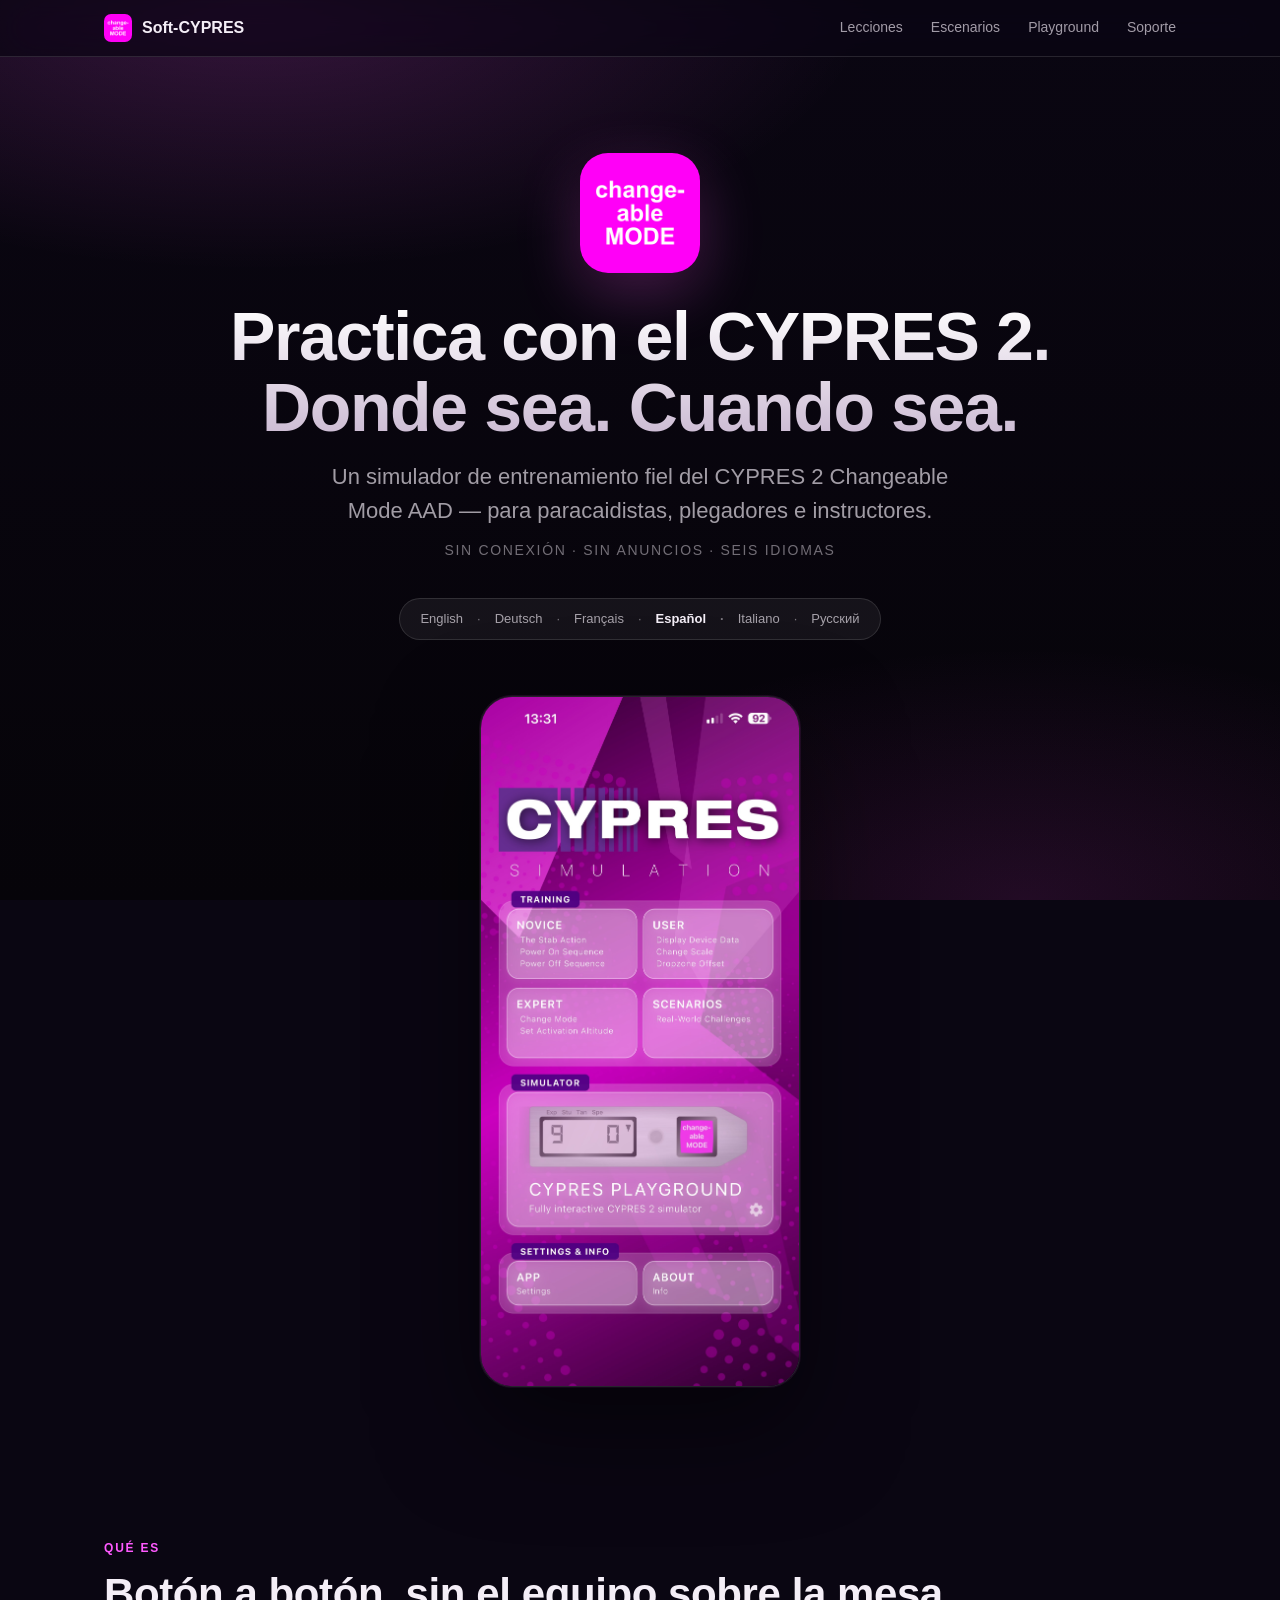
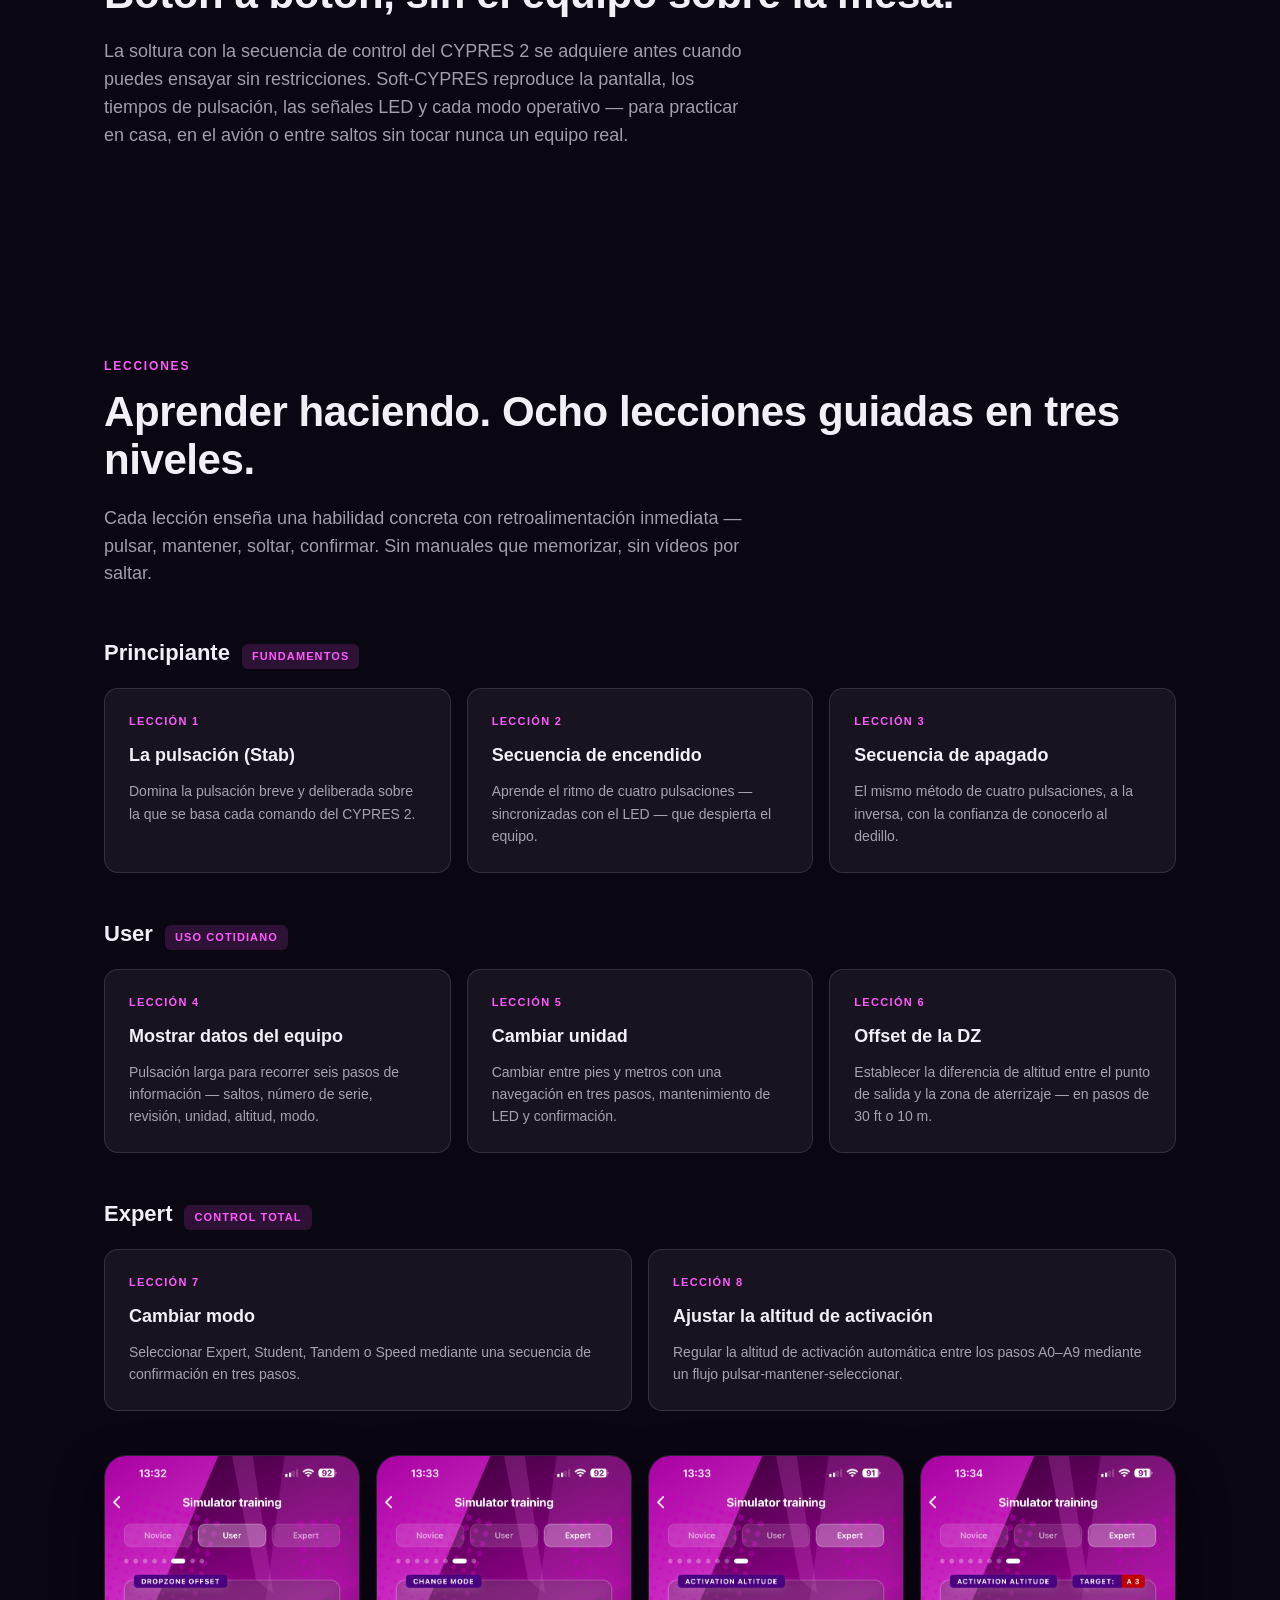
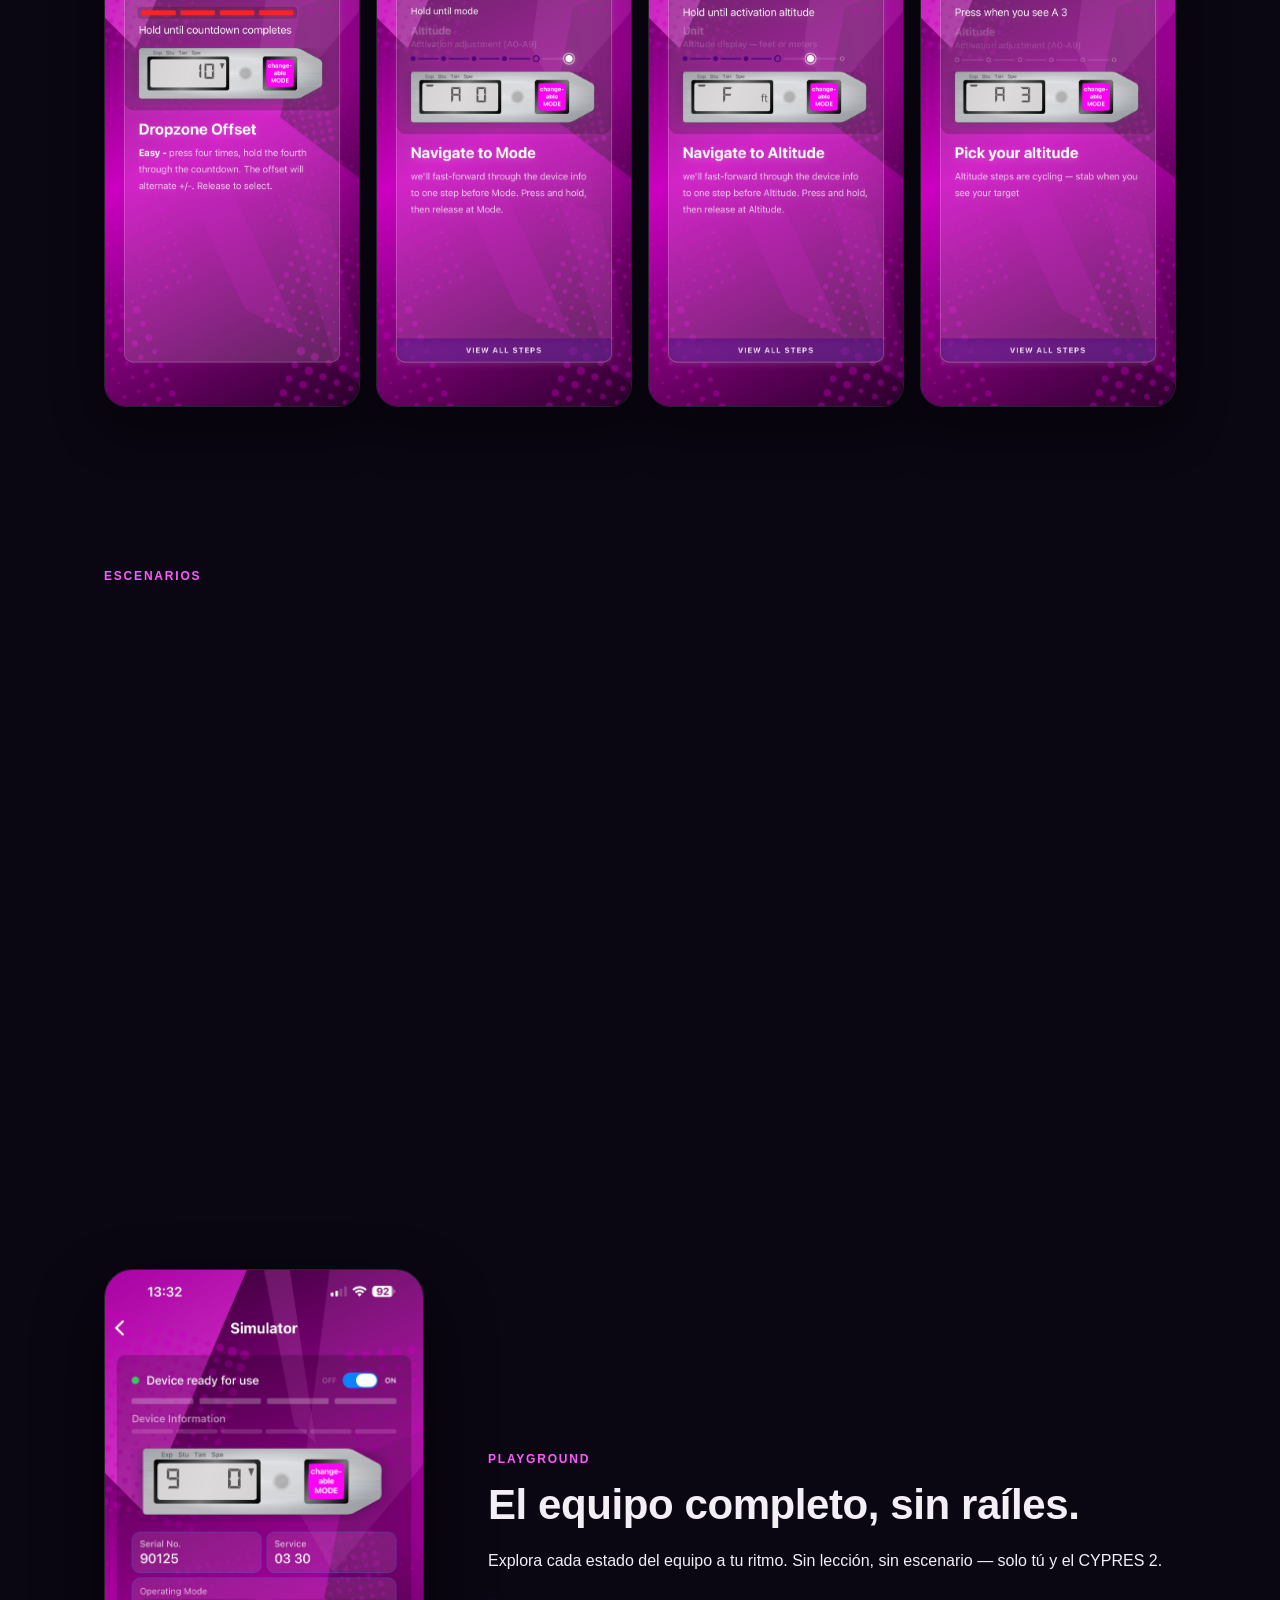
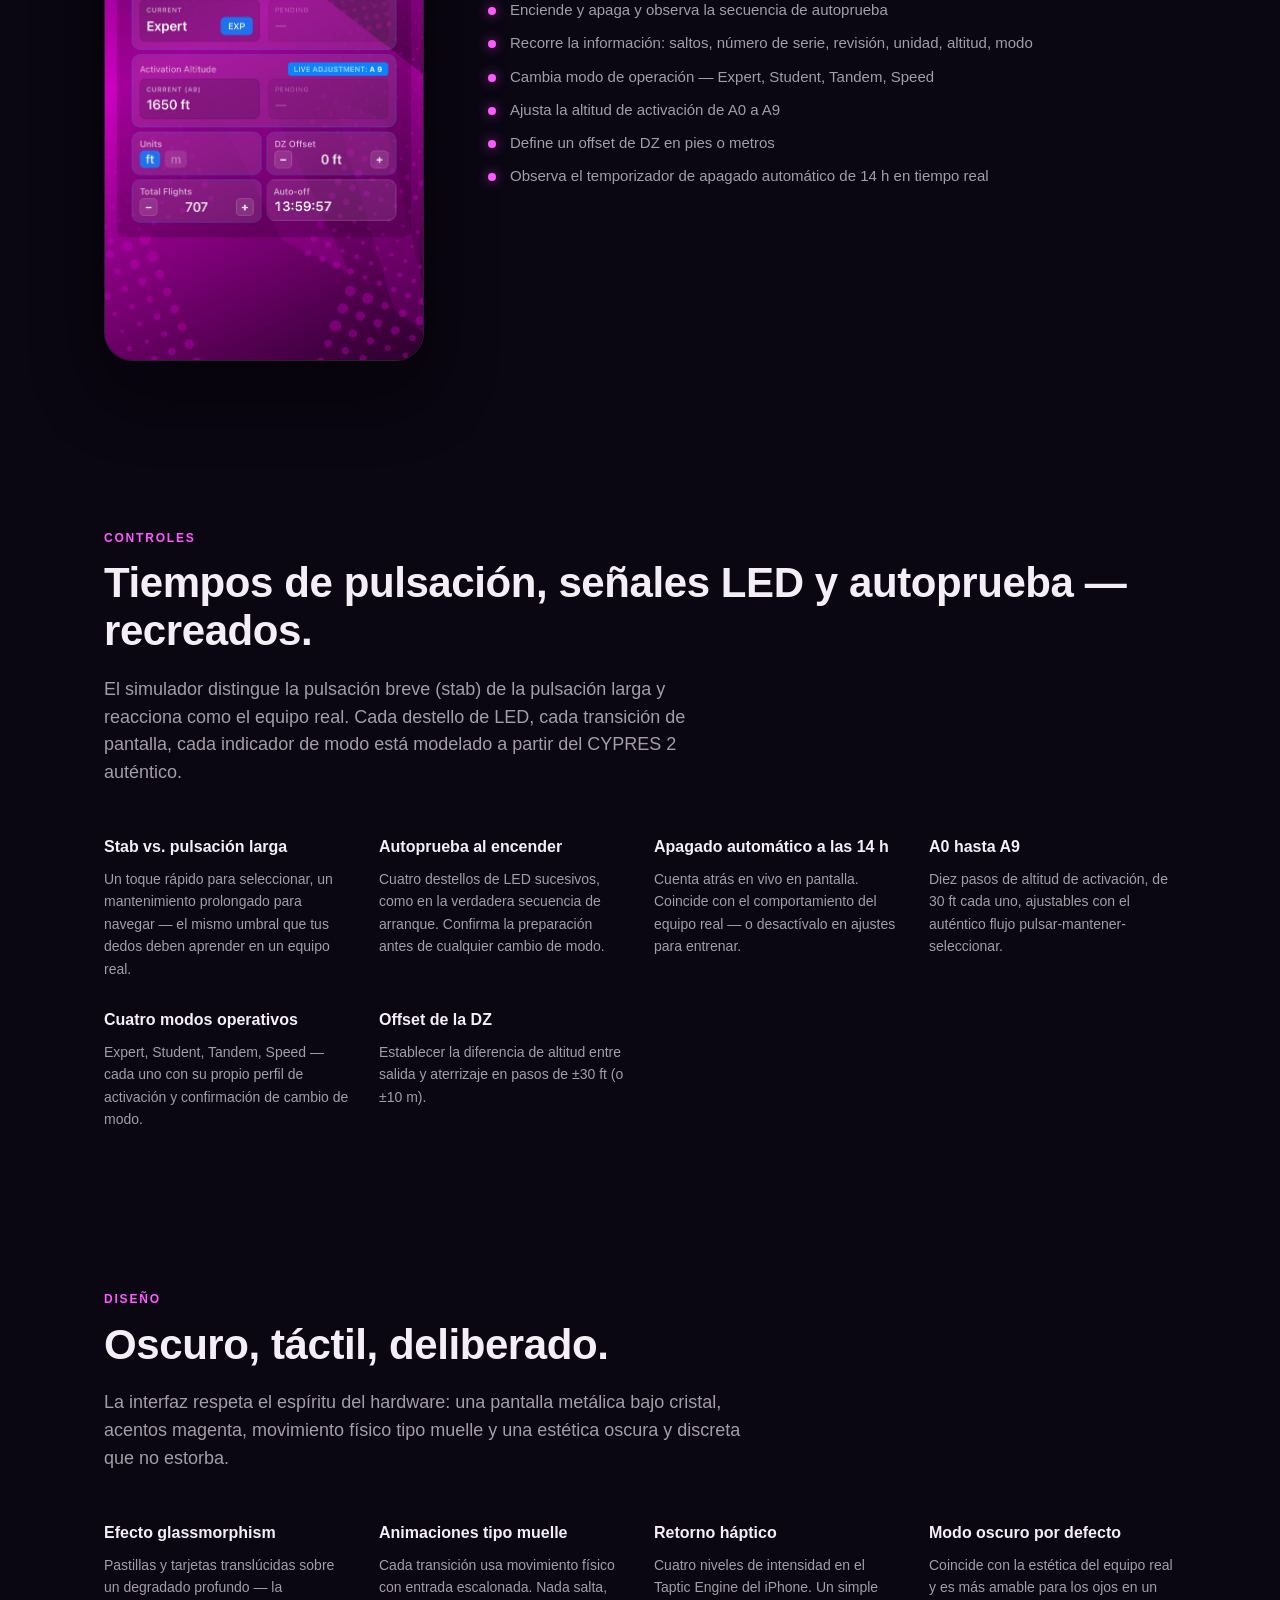
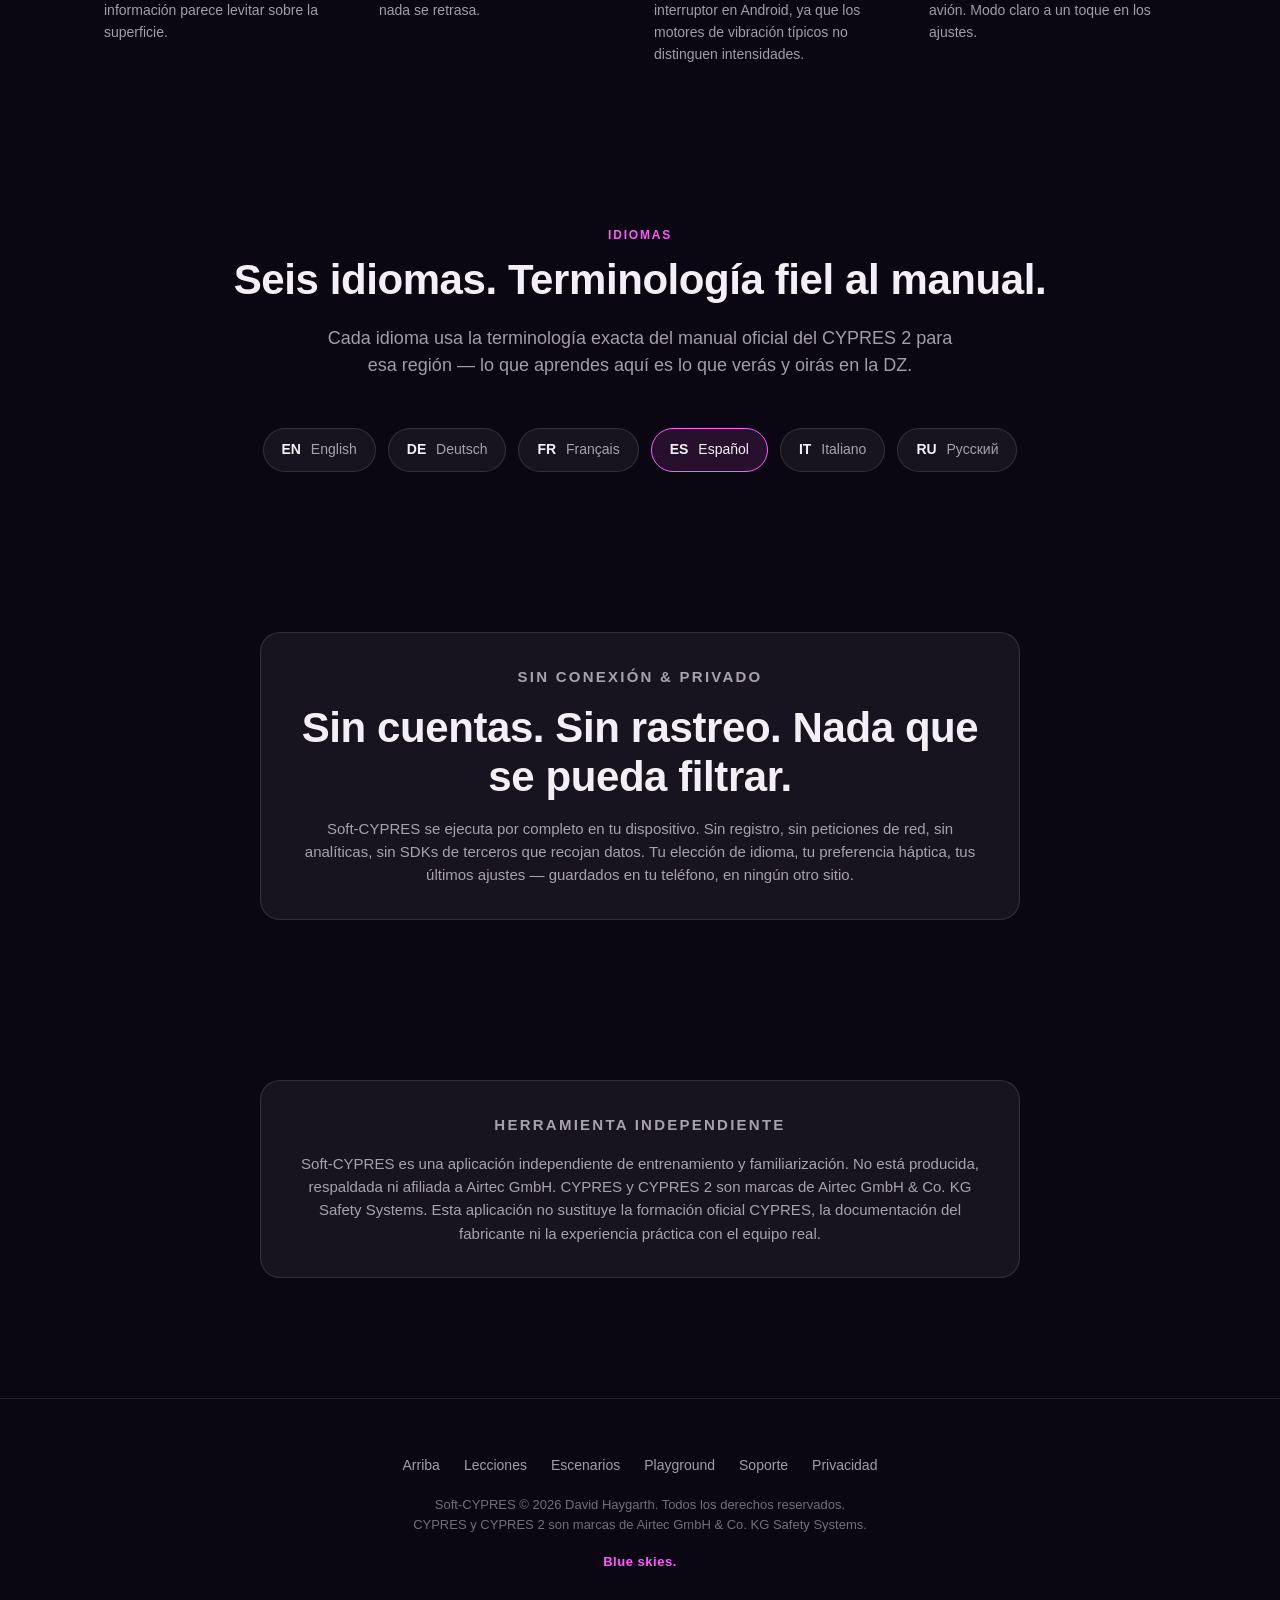
<file: es/index.html>
<!doctype html>
<html lang="es">
<head>
<meta charset="utf-8">
<meta name="viewport" content="width=device-width, initial-scale=1">
<title>Soft-CYPRES — Simulador de entrenamiento CYPRES&nbsp;2</title>
<meta name="description" content="Un simulador de entrenamiento fiel del CYPRES 2 Changeable Mode AAD. Practica las secuencias de botones, las lecciones y los escenarios reales — sin conexión, sin anuncios, en seis idiomas.">
<meta name="theme-color" content="#0a0612">
<meta property="og:title" content="Soft-CYPRES">
<meta property="og:description" content="Un simulador de entrenamiento del CYPRES 2 Changeable Mode AAD. Lecciones, escenarios, playground completo.">
<meta property="og:image" content="../assets/icon.png">
<meta property="og:type" content="website">
<link rel="icon" type="image/png" href="../assets/icon.png">
<link rel="apple-touch-icon" href="../assets/icon.png">
<link rel="stylesheet" href="../styles.css">
<link rel="alternate" hreflang="en" href="https://soft-cypres.github.io/">
<link rel="alternate" hreflang="de" href="https://soft-cypres.github.io/de/">
<link rel="alternate" hreflang="fr" href="https://soft-cypres.github.io/fr/">
<link rel="alternate" hreflang="es" href="https://soft-cypres.github.io/es/">
<link rel="alternate" hreflang="it" href="https://soft-cypres.github.io/it/">
<link rel="alternate" hreflang="ru" href="https://soft-cypres.github.io/ru/">
<link rel="alternate" hreflang="x-default" href="https://soft-cypres.github.io/">
</head>
<body>

<nav class="nav">
  <div class="nav-inner">
    <a href="#top" class="nav-brand">
      <img src="../assets/icon.png" alt="">
      <span>Soft-CYPRES</span>
    </a>
    <button class="nav-burger" type="button" aria-label="Abrir menú" aria-expanded="false" aria-controls="nav-links">
      <svg width="22" height="22" viewBox="0 0 24 24" fill="none" stroke="currentColor" stroke-width="2" stroke-linecap="round">
        <line x1="3" y1="6" x2="21" y2="6"/>
        <line x1="3" y1="12" x2="21" y2="12"/>
        <line x1="3" y1="18" x2="21" y2="18"/>
      </svg>
    </button>
    <div class="nav-links" id="nav-links">
      <a href="#lessons">Lecciones</a>
      <a href="#scenarios">Escenarios</a>
      <a href="#playground">Playground</a>
      <a href="../support.html">Soporte</a>
    </div>
  </div>
</nav>

<main id="top">

  <section class="hero">
    <div class="container">
      <img src="../assets/icon.png" alt="" class="hero-icon">
      <h1>Practica con el CYPRES&nbsp;2.<br>Donde sea. Cuando sea.</h1>
      <p class="hero-tagline">Un simulador de entrenamiento fiel del CYPRES&nbsp;2 Changeable Mode AAD — para paracaidistas, plegadores e instructores.</p>
      <p class="hero-sub">Sin conexión · Sin anuncios · Seis idiomas</p>
      <div class="hero-lang-strip" aria-label="Idioma">
        <a href="../" hreflang="en">English</a>
        <a href="../de/" hreflang="de">Deutsch</a>
        <a href="../fr/" hreflang="fr">Français</a>
        <span class="current" aria-current="page">Español</span>
        <a href="../it/" hreflang="it">Italiano</a>
        <a href="../ru/" hreflang="ru">Русский</a>
      </div>
      <img src="../assets/screenshots/home.jpeg" alt="Pantalla principal Soft-CYPRES" class="hero-shot reveal">
    </div>
  </section>

  <section id="about">
    <div class="container">
      <p class="section-label">Qué es</p>
      <h2 class="section-title reveal">Botón a botón, sin el equipo sobre la mesa.</h2>
      <p class="section-intro reveal">
        La soltura con la secuencia de control del CYPRES&nbsp;2 se adquiere antes cuando puedes ensayar sin restricciones.
        Soft-CYPRES reproduce la pantalla, los tiempos de pulsación, las señales LED y cada modo operativo —
        para practicar en casa, en el avión o entre saltos sin tocar nunca un equipo real.
      </p>
    </div>
  </section>

  <section id="lessons">
    <div class="container">
      <p class="section-label">Lecciones</p>
      <h2 class="section-title reveal">Aprender haciendo. Ocho lecciones guiadas en tres niveles.</h2>
      <p class="section-intro reveal">
        Cada lección enseña una habilidad concreta con retroalimentación inmediata — pulsar, mantener, soltar, confirmar.
        Sin manuales que memorizar, sin vídeos por saltar.
      </p>

      <div class="lesson-group reveal">
        <div class="lesson-group-header">
          <h3>Principiante</h3>
          <span class="group-badge">Fundamentos</span>
        </div>
        <div class="cards">
          <div class="card">
            <div class="card-tier">Lección 1</div>
            <h3>La pulsación (Stab)</h3>
            <p>Domina la pulsación breve y deliberada sobre la que se basa cada comando del CYPRES&nbsp;2.</p>
          </div>
          <div class="card">
            <div class="card-tier">Lección 2</div>
            <h3>Secuencia de encendido</h3>
            <p>Aprende el ritmo de cuatro pulsaciones — sincronizadas con el LED — que despierta el equipo.</p>
          </div>
          <div class="card">
            <div class="card-tier">Lección 3</div>
            <h3>Secuencia de apagado</h3>
            <p>El mismo método de cuatro pulsaciones, a la inversa, con la confianza de conocerlo al dedillo.</p>
          </div>
        </div>
      </div>

      <div class="lesson-group reveal">
        <div class="lesson-group-header">
          <h3>User</h3>
          <span class="group-badge">Uso cotidiano</span>
        </div>
        <div class="cards">
          <div class="card">
            <div class="card-tier">Lección 4</div>
            <h3>Mostrar datos del equipo</h3>
            <p>Pulsación larga para recorrer seis pasos de información — saltos, número de serie, revisión, unidad, altitud, modo.</p>
          </div>
          <div class="card">
            <div class="card-tier">Lección 5</div>
            <h3>Cambiar unidad</h3>
            <p>Cambiar entre pies y metros con una navegación en tres pasos, mantenimiento de LED y confirmación.</p>
          </div>
          <div class="card">
            <div class="card-tier">Lección 6</div>
            <h3>Offset de la DZ</h3>
            <p>Establecer la diferencia de altitud entre el punto de salida y la zona de aterrizaje — en pasos de 30&nbsp;ft o 10&nbsp;m.</p>
          </div>
        </div>
      </div>

      <div class="lesson-group reveal">
        <div class="lesson-group-header">
          <h3>Expert</h3>
          <span class="group-badge">Control total</span>
        </div>
        <div class="cards">
          <div class="card">
            <div class="card-tier">Lección 7</div>
            <h3>Cambiar modo</h3>
            <p>Seleccionar Expert, Student, Tandem o Speed mediante una secuencia de confirmación en tres pasos.</p>
          </div>
          <div class="card">
            <div class="card-tier">Lección 8</div>
            <h3>Ajustar la altitud de activación</h3>
            <p>Regular la altitud de activación automática entre los pasos A0–A9 mediante un flujo pulsar-mantener-seleccionar.</p>
          </div>
        </div>
      </div>

      <div class="screenshot-row">
        <img src="../assets/screenshots/lesson-dropzone.jpeg" alt="Lección Offset de la DZ" class="reveal">
        <img src="../assets/screenshots/lesson-change-mode.jpeg" alt="Lección Cambiar modo" class="reveal">
        <img src="../assets/screenshots/lesson-altitude-unit.jpeg" alt="Lección altitud de activación" class="reveal">
        <img src="../assets/screenshots/lesson-altitude-target.jpeg" alt="Elegir altitud objetivo" class="reveal">
      </div>
    </div>
  </section>

  <section id="scenarios">
    <div class="container">
      <p class="section-label">Escenarios</p>
      <h2 class="section-title reveal">Dieciséis retos del mundo real.</h2>
      <p class="section-intro reveal">
        Desde un demo alpino en Suiza hasta un salto wildcard en Eloy — cada escenario te da un briefing
        y te sitúa frente al equipo. Lo configuras correctamente o vuelves a intentarlo.
      </p>

      <div class="scenarios-grid">
        <div class="scenario-group reveal" style="--group-color: #3ea55e;">
          <div class="scenario-group-title">
            <h3>Offset</h3>
            <span class="scenario-count">5 escenarios</span>
          </div>
          <ul class="scenario-list">
            <li>Interlaken, Suiza</li>
            <li>Empuriabrava, España</li>
            <li>Aviemore, Escocia</li>
            <li>Royal Albert Docks, Londres</li>
            <li>Camps Bay, Ciudad del Cabo</li>
          </ul>
        </div>

        <div class="scenario-group reveal" style="--group-color: #2b97d6;">
          <div class="scenario-group-title">
            <h3>Activación</h3>
            <span class="scenario-count">7 escenarios</span>
          </div>
          <ul class="scenario-list">
            <li>Seychelles — mástil de radio</li>
            <li>Ciudad de Panamá — torres</li>
            <li>Singapur — rascacielos</li>
            <li>La Habana — monumento</li>
            <li>Río — hoteles</li>
            <li>Mónaco — torres</li>
            <li>Cataratas Victoria — penacho de agua</li>
          </ul>
        </div>

        <div class="scenario-group reveal" style="--group-color: #9a6bff;">
          <div class="scenario-group-title">
            <h3>Combinado</h3>
            <span class="scenario-count">4 escenarios</span>
          </div>
          <ul class="scenario-list">
            <li>Salto en playa, Aruba</li>
            <li>Bogotá, Colombia</li>
            <li>Santorini, Grecia</li>
            <li>Queenstown, Nueva Zelanda</li>
          </ul>
        </div>

        <div class="scenario-group reveal" style="--group-color: #e48a2a;">
          <div class="scenario-group-title">
            <h3>Wildcard</h3>
            <span class="scenario-count">2 escenarios</span>
          </div>
          <ul class="scenario-list">
            <li>Himalaya, Nepal — altitud extrema</li>
            <li>Eloy, Arizona — cambio a metros</li>
          </ul>
        </div>
      </div>
    </div>
  </section>

  <section id="playground">
    <div class="container">
      <div class="split">
        <div class="split-image reveal">
          <img src="../assets/screenshots/playground.jpeg" alt="Playground Soft-CYPRES">
        </div>
        <div class="split-content reveal">
          <p class="section-label">Playground</p>
          <h2 class="section-title">El equipo completo, sin raíles.</h2>
          <p>Explora cada estado del equipo a tu ritmo. Sin lección, sin escenario — solo tú y el CYPRES&nbsp;2.</p>
          <ul>
            <li>Enciende y apaga y observa la secuencia de autoprueba</li>
            <li>Recorre la información: saltos, número de serie, revisión, unidad, altitud, modo</li>
            <li>Cambia modo de operación — Expert, Student, Tandem, Speed</li>
            <li>Ajusta la altitud de activación de A0 a A9</li>
            <li>Define un offset de DZ en pies o metros</li>
            <li>Observa el temporizador de apagado automático de 14&nbsp;h en tiempo real</li>
          </ul>
        </div>
      </div>
    </div>
  </section>

  <section id="fidelity">
    <div class="container">
      <p class="section-label">Controles</p>
      <h2 class="section-title reveal">Tiempos de pulsación, señales LED y autoprueba — recreados.</h2>
      <p class="section-intro reveal">
        El simulador distingue la pulsación breve (stab) de la pulsación larga y reacciona como el equipo real.
        Cada destello de LED, cada transición de pantalla, cada indicador de modo está modelado a partir del CYPRES&nbsp;2 auténtico.
      </p>
      <div class="feature-grid">
        <div class="feature reveal">
          <h4>Stab vs. pulsación larga</h4>
          <p>Un toque rápido para seleccionar, un mantenimiento prolongado para navegar — el mismo umbral que tus dedos deben aprender en un equipo real.</p>
        </div>
        <div class="feature reveal">
          <h4>Autoprueba al encender</h4>
          <p>Cuatro destellos de LED sucesivos, como en la verdadera secuencia de arranque. Confirma la preparación antes de cualquier cambio de modo.</p>
        </div>
        <div class="feature reveal">
          <h4>Apagado automático a las 14&nbsp;h</h4>
          <p>Cuenta atrás en vivo en pantalla. Coincide con el comportamiento del equipo real — o desactívalo en ajustes para entrenar.</p>
        </div>
        <div class="feature reveal">
          <h4>A0 hasta A9</h4>
          <p>Diez pasos de altitud de activación, de 30&nbsp;ft cada uno, ajustables con el auténtico flujo pulsar-mantener-seleccionar.</p>
        </div>
        <div class="feature reveal">
          <h4>Cuatro modos operativos</h4>
          <p>Expert, Student, Tandem, Speed — cada uno con su propio perfil de activación y confirmación de cambio de modo.</p>
        </div>
        <div class="feature reveal">
          <h4>Offset de la DZ</h4>
          <p>Establecer la diferencia de altitud entre salida y aterrizaje en pasos de ±30&nbsp;ft (o ±10&nbsp;m).</p>
        </div>
      </div>
    </div>
  </section>

  <section id="design">
    <div class="container">
      <p class="section-label">Diseño</p>
      <h2 class="section-title reveal">Oscuro, táctil, deliberado.</h2>
      <p class="section-intro reveal">
        La interfaz respeta el espíritu del hardware: una pantalla metálica bajo cristal, acentos magenta,
        movimiento físico tipo muelle y una estética oscura y discreta que no estorba.
      </p>
      <div class="feature-grid">
        <div class="feature reveal">
          <h4>Efecto glassmorphism</h4>
          <p>Pastillas y tarjetas translúcidas sobre un degradado profundo — la información parece levitar sobre la superficie.</p>
        </div>
        <div class="feature reveal">
          <h4>Animaciones tipo muelle</h4>
          <p>Cada transición usa movimiento físico con entrada escalonada. Nada salta, nada se retrasa.</p>
        </div>
        <div class="feature reveal">
          <h4>Retorno háptico</h4>
          <p>Cuatro niveles de intensidad en el Taptic Engine del iPhone. Un simple interruptor en Android, ya que los motores de vibración típicos no distinguen intensidades.</p>
        </div>
        <div class="feature reveal">
          <h4>Modo oscuro por defecto</h4>
          <p>Coincide con la estética del equipo real y es más amable para los ojos en un avión. Modo claro a un toque en los ajustes.</p>
        </div>
      </div>
    </div>
  </section>

  <section id="languages">
    <div class="container" style="text-align: center;">
      <p class="section-label">Idiomas</p>
      <h2 class="section-title reveal">Seis idiomas. Terminología fiel al manual.</h2>
      <p class="section-intro reveal" style="margin-left: auto; margin-right: auto;">
        Cada idioma usa la terminología exacta del manual oficial del CYPRES&nbsp;2 para esa región — lo que aprendes aquí es lo que verás y oirás en la DZ.
      </p>
      <div class="lang-row">
        <a class="lang-pill" href="../" hreflang="en"><strong>EN</strong> English</a>
        <a class="lang-pill" href="../de/" hreflang="de"><strong>DE</strong> Deutsch</a>
        <a class="lang-pill" href="../fr/" hreflang="fr"><strong>FR</strong> Français</a>
        <span class="lang-pill current" aria-current="page"><strong>ES</strong> Español</span>
        <a class="lang-pill" href="../it/" hreflang="it"><strong>IT</strong> Italiano</a>
        <a class="lang-pill" href="../ru/" hreflang="ru"><strong>RU</strong> Русский</a>
      </div>
    </div>
  </section>

  <section id="private">
    <div class="container">
      <div class="callout reveal">
        <p class="section-label" style="margin-bottom: 16px;">Sin conexión &amp; privado</p>
        <h2 class="section-title" style="margin-bottom: 16px;">Sin cuentas. Sin rastreo. Nada que se pueda filtrar.</h2>
        <p>Soft-CYPRES se ejecuta por completo en tu dispositivo. Sin registro, sin peticiones de red, sin analíticas, sin SDKs de terceros que recojan datos. Tu elección de idioma, tu preferencia háptica, tus últimos ajustes — guardados en tu teléfono, en ningún otro sitio.</p>
      </div>
    </div>
  </section>

  <section id="disclaimer">
    <div class="container">
      <div class="callout reveal">
        <p class="section-label" style="margin-bottom: 16px;">Herramienta independiente</p>
        <p>Soft-CYPRES es una aplicación independiente de entrenamiento y familiarización. No está producida, respaldada ni afiliada a Airtec GmbH. CYPRES y CYPRES&nbsp;2 son marcas de Airtec GmbH &amp; Co. KG Safety Systems. Esta aplicación no sustituye la formación oficial CYPRES, la documentación del fabricante ni la experiencia práctica con el equipo real.</p>
      </div>
    </div>
  </section>

</main>

<footer>
  <div class="container">
    <div class="footer-links">
      <a href="#top">Arriba</a>
      <a href="#lessons">Lecciones</a>
      <a href="#scenarios">Escenarios</a>
      <a href="#playground">Playground</a>
      <a href="../support.html">Soporte</a>
      <a href="../privacy.html">Privacidad</a>
    </div>
    <p class="footer-copy">
      Soft-CYPRES © 2026 David Haygarth. Todos los derechos reservados.<br>
      CYPRES y CYPRES&nbsp;2 son marcas de Airtec GmbH &amp; Co. KG Safety Systems.
    </p>
    <p class="footer-sign-off">Blue skies.</p>
  </div>
</footer>

<script src="../script.js" defer></script>

</body>
</html>
</file>
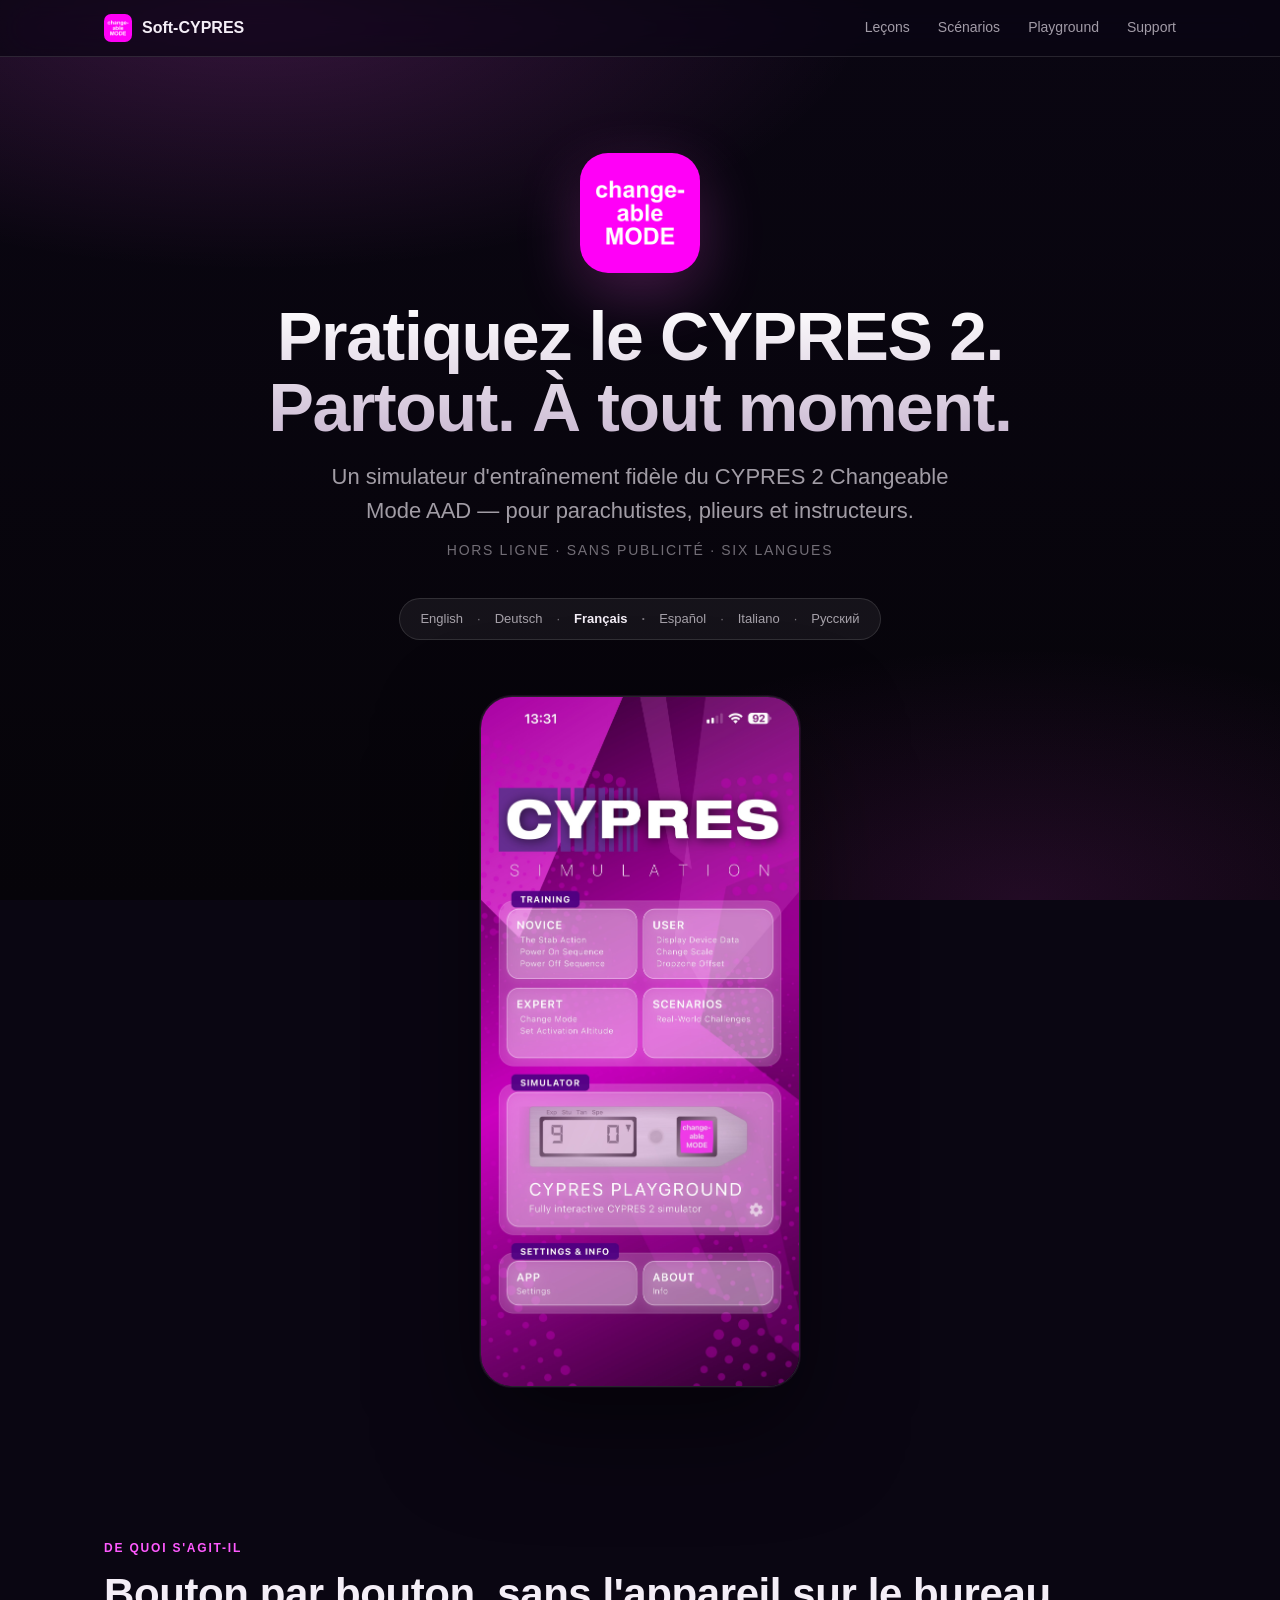
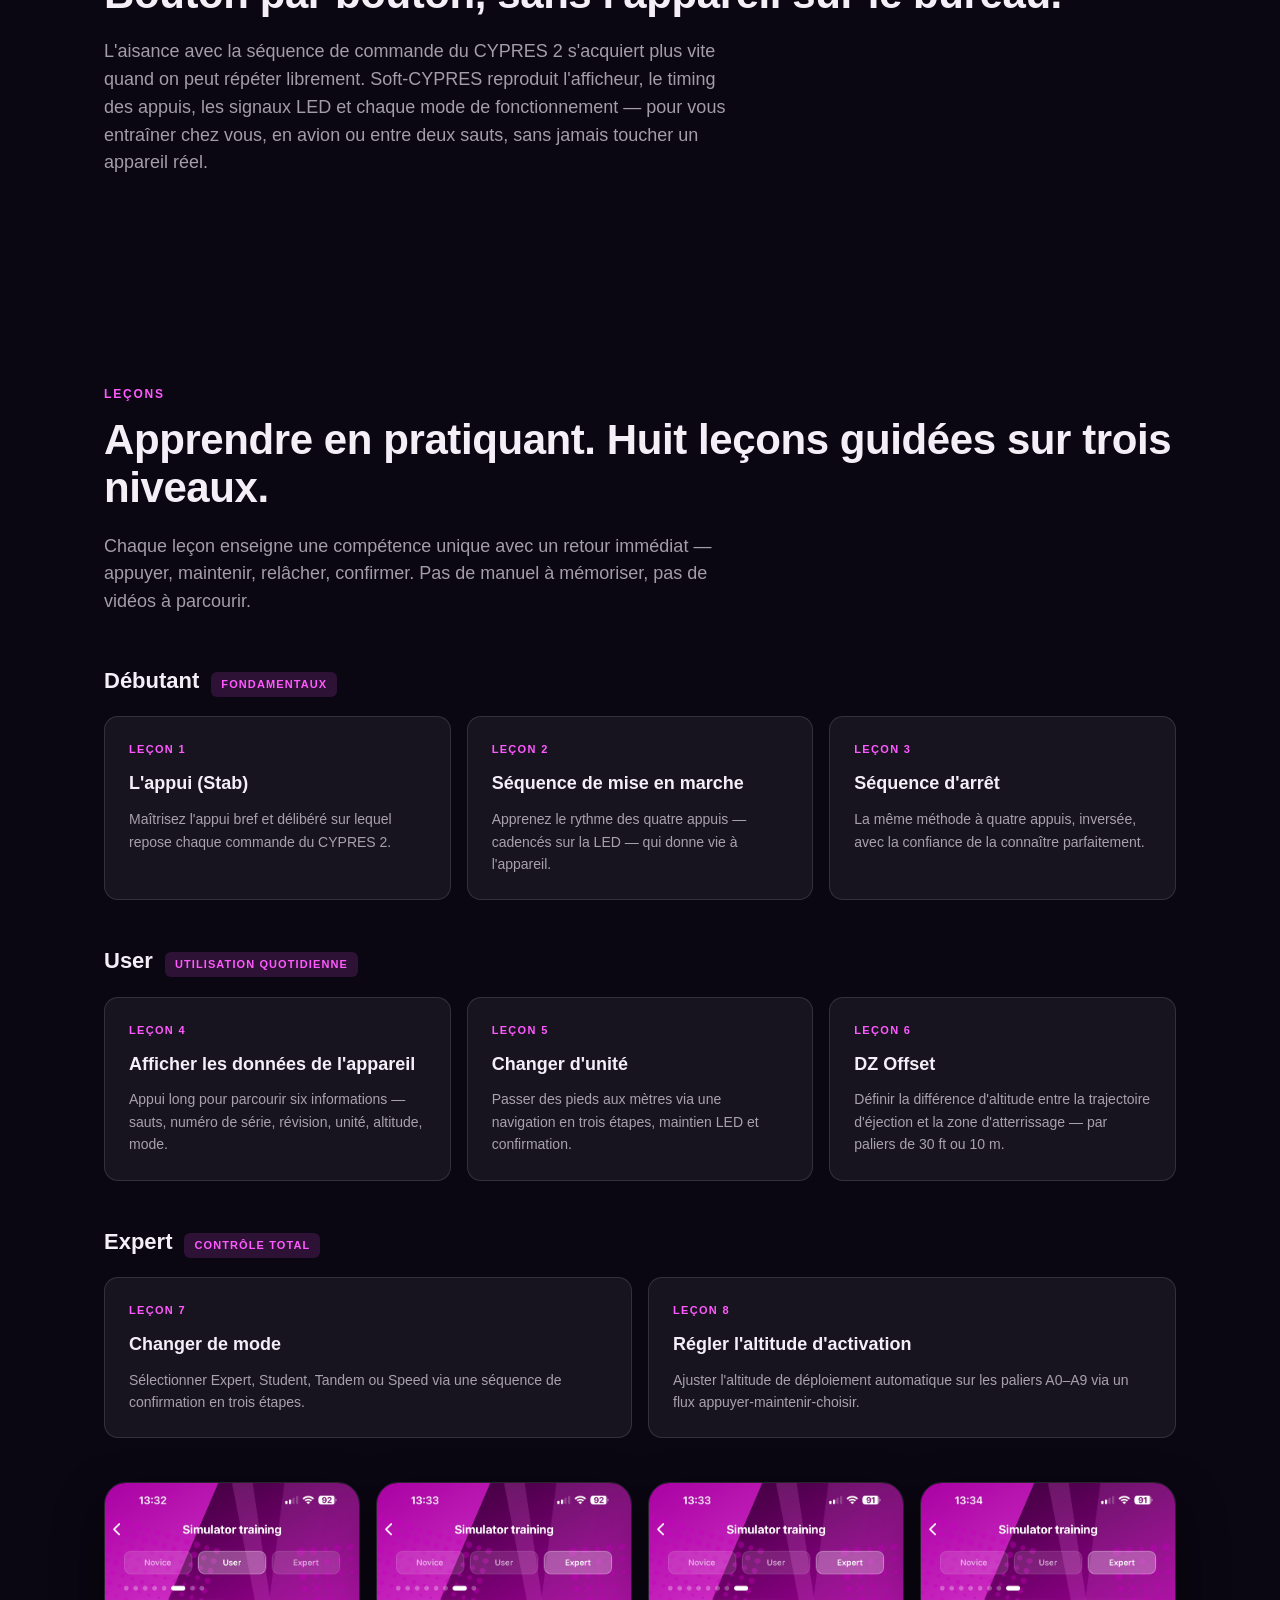
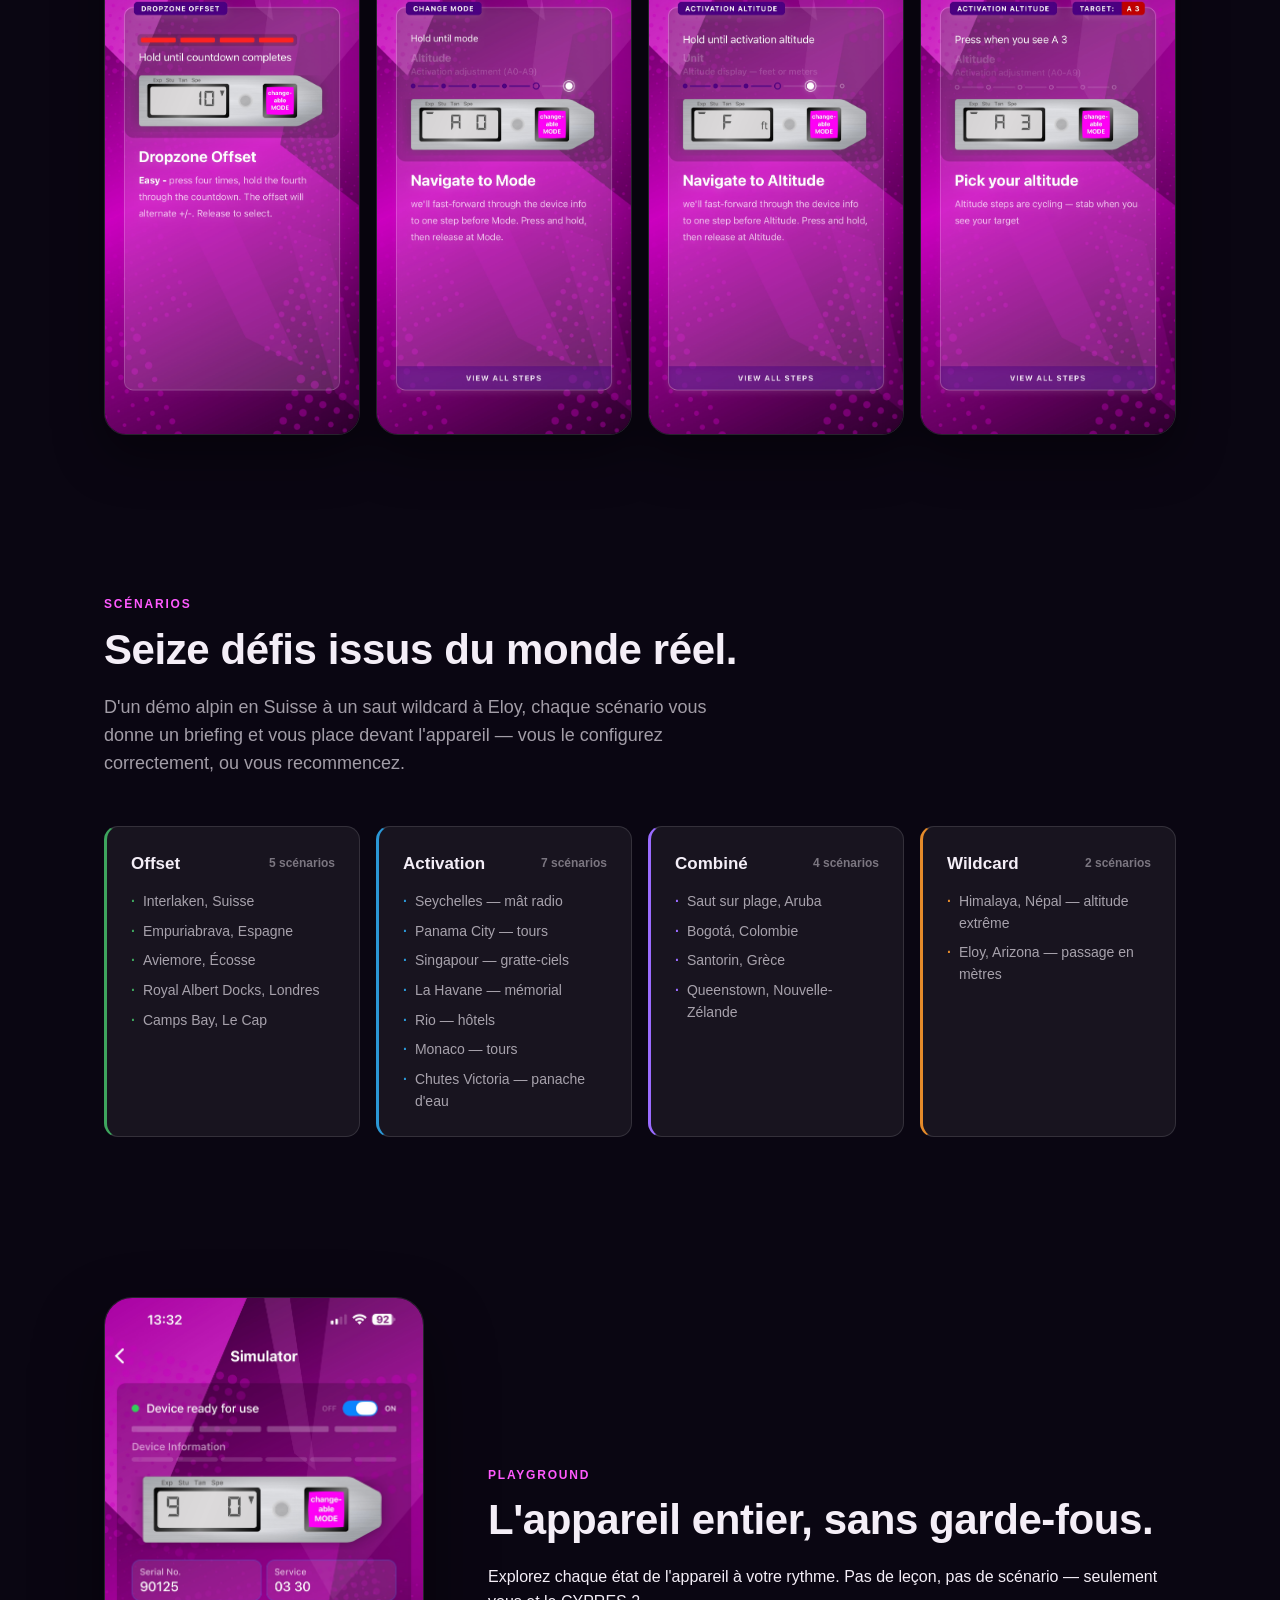
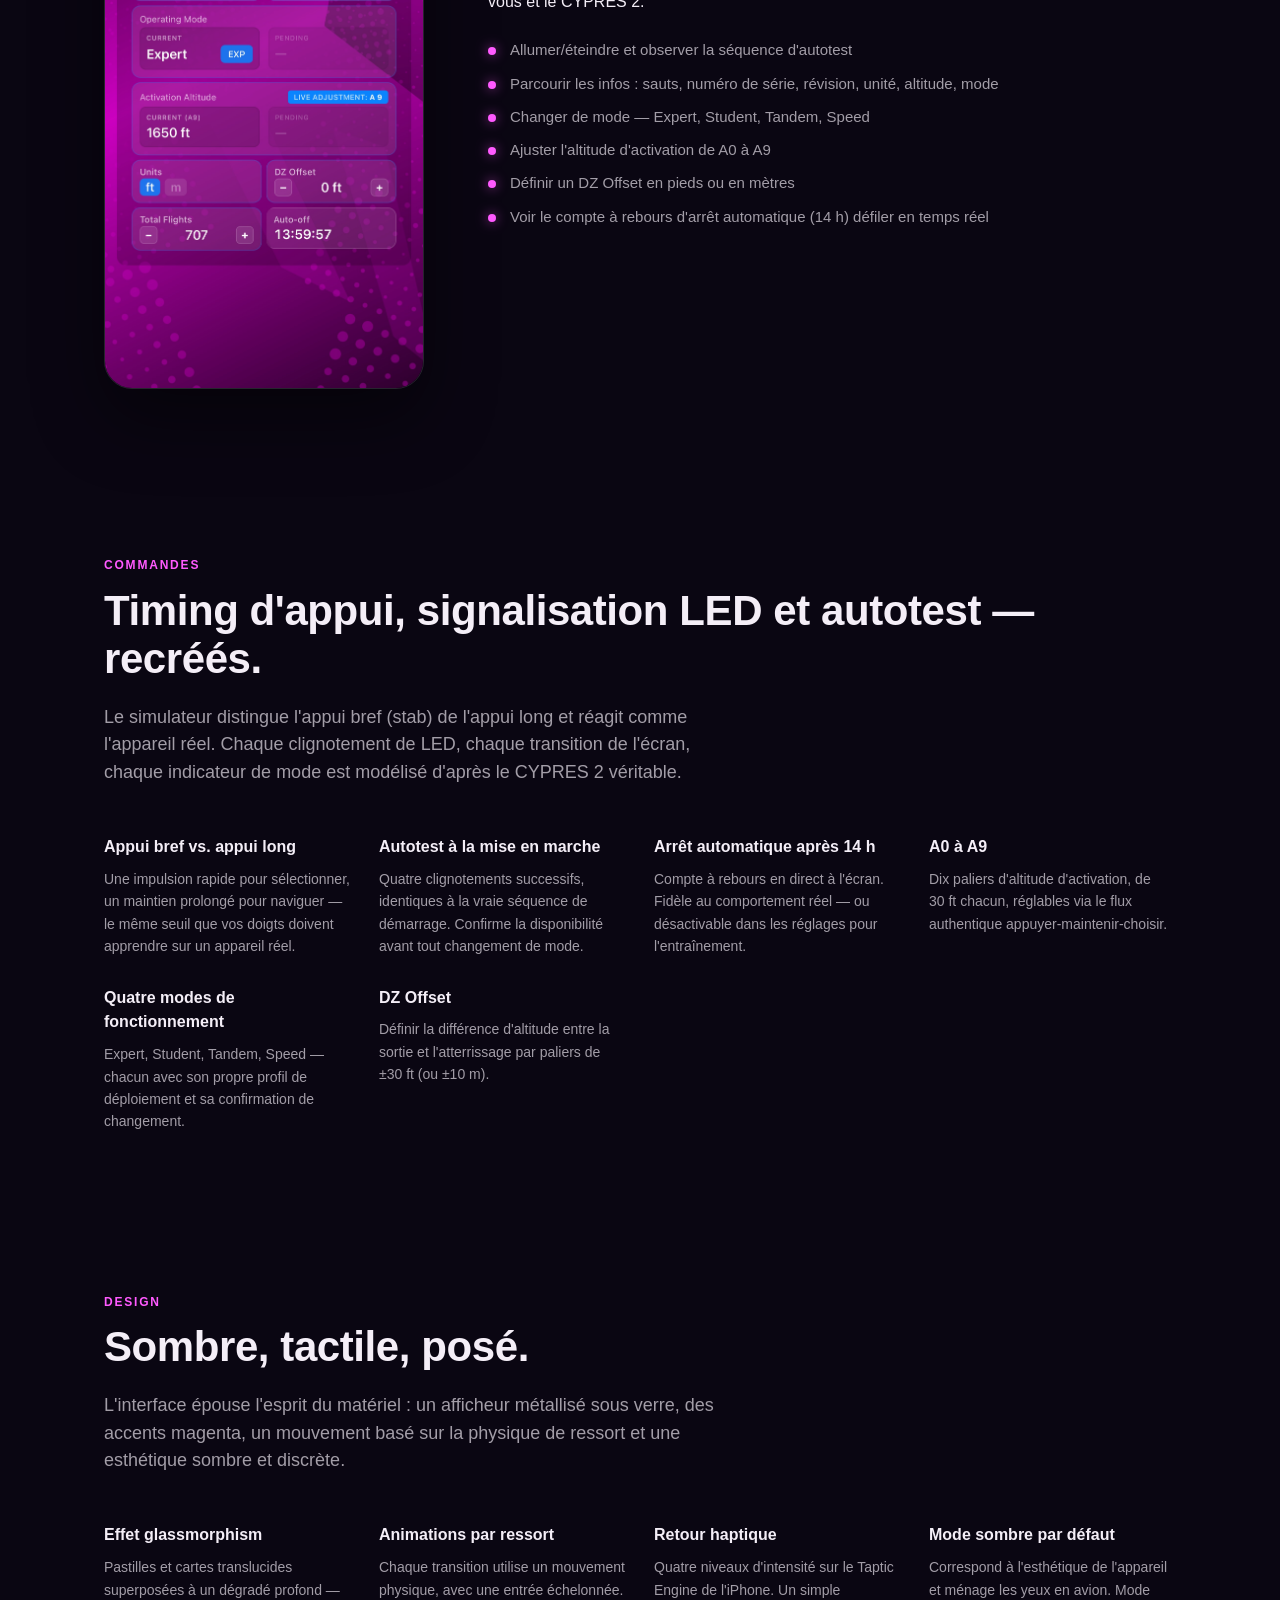
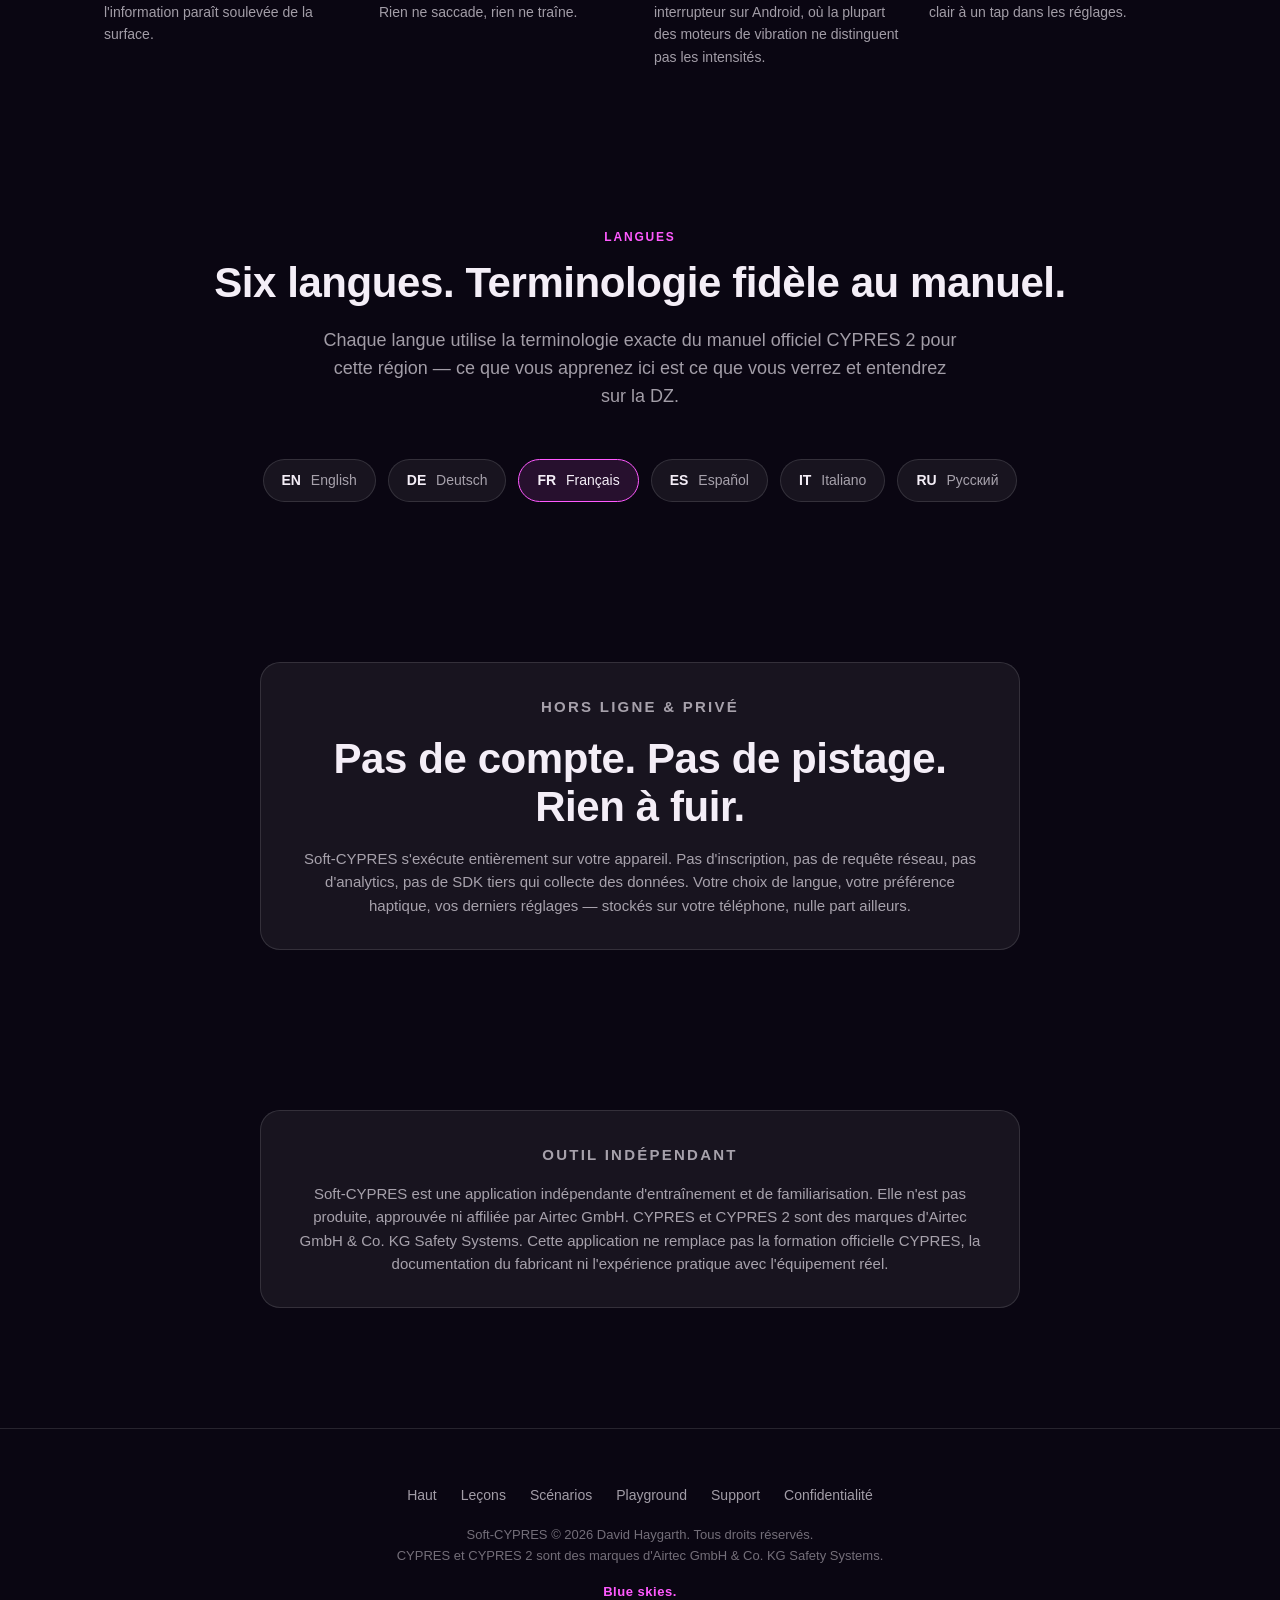
<file: fr/index.html>
<!doctype html>
<html lang="fr">
<head>
<meta charset="utf-8">
<meta name="viewport" content="width=device-width, initial-scale=1">
<title>Soft-CYPRES — Simulateur d'entraînement CYPRES&nbsp;2</title>
<meta name="description" content="Un simulateur d'entraînement fidèle du CYPRES 2 Changeable Mode AAD. Pratiquez les séquences de boutons, les leçons et les scénarios réels — hors ligne, sans publicité, en six langues.">
<meta name="theme-color" content="#0a0612">
<meta property="og:title" content="Soft-CYPRES">
<meta property="og:description" content="Un simulateur d'entraînement du CYPRES 2 Changeable Mode AAD. Leçons, scénarios, playground complet.">
<meta property="og:image" content="../assets/icon.png">
<meta property="og:type" content="website">
<link rel="icon" type="image/png" href="../assets/icon.png">
<link rel="apple-touch-icon" href="../assets/icon.png">
<link rel="stylesheet" href="../styles.css">
<link rel="alternate" hreflang="en" href="https://soft-cypres.github.io/">
<link rel="alternate" hreflang="de" href="https://soft-cypres.github.io/de/">
<link rel="alternate" hreflang="fr" href="https://soft-cypres.github.io/fr/">
<link rel="alternate" hreflang="es" href="https://soft-cypres.github.io/es/">
<link rel="alternate" hreflang="it" href="https://soft-cypres.github.io/it/">
<link rel="alternate" hreflang="ru" href="https://soft-cypres.github.io/ru/">
<link rel="alternate" hreflang="x-default" href="https://soft-cypres.github.io/">
</head>
<body>

<nav class="nav">
  <div class="nav-inner">
    <a href="#top" class="nav-brand">
      <img src="../assets/icon.png" alt="">
      <span>Soft-CYPRES</span>
    </a>
    <button class="nav-burger" type="button" aria-label="Ouvrir le menu" aria-expanded="false" aria-controls="nav-links">
      <svg width="22" height="22" viewBox="0 0 24 24" fill="none" stroke="currentColor" stroke-width="2" stroke-linecap="round">
        <line x1="3" y1="6" x2="21" y2="6"/>
        <line x1="3" y1="12" x2="21" y2="12"/>
        <line x1="3" y1="18" x2="21" y2="18"/>
      </svg>
    </button>
    <div class="nav-links" id="nav-links">
      <a href="#lessons">Leçons</a>
      <a href="#scenarios">Scénarios</a>
      <a href="#playground">Playground</a>
      <a href="../support.html">Support</a>
    </div>
  </div>
</nav>

<main id="top">

  <section class="hero">
    <div class="container">
      <img src="../assets/icon.png" alt="" class="hero-icon">
      <h1>Pratiquez le CYPRES&nbsp;2.<br>Partout. À tout moment.</h1>
      <p class="hero-tagline">Un simulateur d'entraînement fidèle du CYPRES&nbsp;2 Changeable Mode AAD — pour parachutistes, plieurs et instructeurs.</p>
      <p class="hero-sub">Hors ligne · Sans publicité · Six langues</p>
      <div class="hero-lang-strip" aria-label="Langue">
        <a href="../" hreflang="en">English</a>
        <a href="../de/" hreflang="de">Deutsch</a>
        <span class="current" aria-current="page">Français</span>
        <a href="../es/" hreflang="es">Español</a>
        <a href="../it/" hreflang="it">Italiano</a>
        <a href="../ru/" hreflang="ru">Русский</a>
      </div>
      <img src="../assets/screenshots/home.jpeg" alt="Écran d'accueil Soft-CYPRES" class="hero-shot reveal">
    </div>
  </section>

  <section id="about">
    <div class="container">
      <p class="section-label">De quoi s'agit-il</p>
      <h2 class="section-title reveal">Bouton par bouton, sans l'appareil sur le bureau.</h2>
      <p class="section-intro reveal">
        L'aisance avec la séquence de commande du CYPRES&nbsp;2 s'acquiert plus vite quand on peut répéter librement.
        Soft-CYPRES reproduit l'afficheur, le timing des appuis, les signaux LED et chaque mode de fonctionnement —
        pour vous entraîner chez vous, en avion ou entre deux sauts, sans jamais toucher un appareil réel.
      </p>
    </div>
  </section>

  <section id="lessons">
    <div class="container">
      <p class="section-label">Leçons</p>
      <h2 class="section-title reveal">Apprendre en pratiquant. Huit leçons guidées sur trois niveaux.</h2>
      <p class="section-intro reveal">
        Chaque leçon enseigne une compétence unique avec un retour immédiat — appuyer, maintenir, relâcher, confirmer.
        Pas de manuel à mémoriser, pas de vidéos à parcourir.
      </p>

      <div class="lesson-group reveal">
        <div class="lesson-group-header">
          <h3>Débutant</h3>
          <span class="group-badge">Fondamentaux</span>
        </div>
        <div class="cards">
          <div class="card">
            <div class="card-tier">Leçon 1</div>
            <h3>L'appui (Stab)</h3>
            <p>Maîtrisez l'appui bref et délibéré sur lequel repose chaque commande du CYPRES&nbsp;2.</p>
          </div>
          <div class="card">
            <div class="card-tier">Leçon 2</div>
            <h3>Séquence de mise en marche</h3>
            <p>Apprenez le rythme des quatre appuis — cadencés sur la LED — qui donne vie à l'appareil.</p>
          </div>
          <div class="card">
            <div class="card-tier">Leçon 3</div>
            <h3>Séquence d'arrêt</h3>
            <p>La même méthode à quatre appuis, inversée, avec la confiance de la connaître parfaitement.</p>
          </div>
        </div>
      </div>

      <div class="lesson-group reveal">
        <div class="lesson-group-header">
          <h3>User</h3>
          <span class="group-badge">Utilisation quotidienne</span>
        </div>
        <div class="cards">
          <div class="card">
            <div class="card-tier">Leçon 4</div>
            <h3>Afficher les données de l'appareil</h3>
            <p>Appui long pour parcourir six informations — sauts, numéro de série, révision, unité, altitude, mode.</p>
          </div>
          <div class="card">
            <div class="card-tier">Leçon 5</div>
            <h3>Changer d'unité</h3>
            <p>Passer des pieds aux mètres via une navigation en trois étapes, maintien LED et confirmation.</p>
          </div>
          <div class="card">
            <div class="card-tier">Leçon 6</div>
            <h3>DZ Offset</h3>
            <p>Définir la différence d'altitude entre la trajectoire d'éjection et la zone d'atterrissage — par paliers de 30&nbsp;ft ou 10&nbsp;m.</p>
          </div>
        </div>
      </div>

      <div class="lesson-group reveal">
        <div class="lesson-group-header">
          <h3>Expert</h3>
          <span class="group-badge">Contrôle total</span>
        </div>
        <div class="cards">
          <div class="card">
            <div class="card-tier">Leçon 7</div>
            <h3>Changer de mode</h3>
            <p>Sélectionner Expert, Student, Tandem ou Speed via une séquence de confirmation en trois étapes.</p>
          </div>
          <div class="card">
            <div class="card-tier">Leçon 8</div>
            <h3>Régler l'altitude d'activation</h3>
            <p>Ajuster l'altitude de déploiement automatique sur les paliers A0–A9 via un flux appuyer-maintenir-choisir.</p>
          </div>
        </div>
      </div>

      <div class="screenshot-row">
        <img src="../assets/screenshots/lesson-dropzone.jpeg" alt="Leçon DZ Offset" class="reveal">
        <img src="../assets/screenshots/lesson-change-mode.jpeg" alt="Leçon Changer de mode" class="reveal">
        <img src="../assets/screenshots/lesson-altitude-unit.jpeg" alt="Leçon altitude d'activation" class="reveal">
        <img src="../assets/screenshots/lesson-altitude-target.jpeg" alt="Choisir l'altitude cible" class="reveal">
      </div>
    </div>
  </section>

  <section id="scenarios">
    <div class="container">
      <p class="section-label">Scénarios</p>
      <h2 class="section-title reveal">Seize défis issus du monde réel.</h2>
      <p class="section-intro reveal">
        D'un démo alpin en Suisse à un saut wildcard à Eloy, chaque scénario vous donne un briefing
        et vous place devant l'appareil — vous le configurez correctement, ou vous recommencez.
      </p>

      <div class="scenarios-grid">
        <div class="scenario-group reveal" style="--group-color: #3ea55e;">
          <div class="scenario-group-title">
            <h3>Offset</h3>
            <span class="scenario-count">5 scénarios</span>
          </div>
          <ul class="scenario-list">
            <li>Interlaken, Suisse</li>
            <li>Empuriabrava, Espagne</li>
            <li>Aviemore, Écosse</li>
            <li>Royal Albert Docks, Londres</li>
            <li>Camps Bay, Le Cap</li>
          </ul>
        </div>

        <div class="scenario-group reveal" style="--group-color: #2b97d6;">
          <div class="scenario-group-title">
            <h3>Activation</h3>
            <span class="scenario-count">7 scénarios</span>
          </div>
          <ul class="scenario-list">
            <li>Seychelles — mât radio</li>
            <li>Panama City — tours</li>
            <li>Singapour — gratte-ciels</li>
            <li>La Havane — mémorial</li>
            <li>Rio — hôtels</li>
            <li>Monaco — tours</li>
            <li>Chutes Victoria — panache d'eau</li>
          </ul>
        </div>

        <div class="scenario-group reveal" style="--group-color: #9a6bff;">
          <div class="scenario-group-title">
            <h3>Combiné</h3>
            <span class="scenario-count">4 scénarios</span>
          </div>
          <ul class="scenario-list">
            <li>Saut sur plage, Aruba</li>
            <li>Bogotá, Colombie</li>
            <li>Santorin, Grèce</li>
            <li>Queenstown, Nouvelle-Zélande</li>
          </ul>
        </div>

        <div class="scenario-group reveal" style="--group-color: #e48a2a;">
          <div class="scenario-group-title">
            <h3>Wildcard</h3>
            <span class="scenario-count">2 scénarios</span>
          </div>
          <ul class="scenario-list">
            <li>Himalaya, Népal — altitude extrême</li>
            <li>Eloy, Arizona — passage en mètres</li>
          </ul>
        </div>
      </div>
    </div>
  </section>

  <section id="playground">
    <div class="container">
      <div class="split">
        <div class="split-image reveal">
          <img src="../assets/screenshots/playground.jpeg" alt="Playground Soft-CYPRES">
        </div>
        <div class="split-content reveal">
          <p class="section-label">Playground</p>
          <h2 class="section-title">L'appareil entier, sans garde-fous.</h2>
          <p>Explorez chaque état de l'appareil à votre rythme. Pas de leçon, pas de scénario — seulement vous et le CYPRES&nbsp;2.</p>
          <ul>
            <li>Allumer/éteindre et observer la séquence d'autotest</li>
            <li>Parcourir les infos : sauts, numéro de série, révision, unité, altitude, mode</li>
            <li>Changer de mode — Expert, Student, Tandem, Speed</li>
            <li>Ajuster l'altitude d'activation de A0 à A9</li>
            <li>Définir un DZ Offset en pieds ou en mètres</li>
            <li>Voir le compte à rebours d'arrêt automatique (14&nbsp;h) défiler en temps réel</li>
          </ul>
        </div>
      </div>
    </div>
  </section>

  <section id="fidelity">
    <div class="container">
      <p class="section-label">Commandes</p>
      <h2 class="section-title reveal">Timing d'appui, signalisation LED et autotest — recréés.</h2>
      <p class="section-intro reveal">
        Le simulateur distingue l'appui bref (stab) de l'appui long et réagit comme l'appareil réel.
        Chaque clignotement de LED, chaque transition de l'écran, chaque indicateur de mode est modélisé d'après le CYPRES&nbsp;2 véritable.
      </p>
      <div class="feature-grid">
        <div class="feature reveal">
          <h4>Appui bref vs. appui long</h4>
          <p>Une impulsion rapide pour sélectionner, un maintien prolongé pour naviguer — le même seuil que vos doigts doivent apprendre sur un appareil réel.</p>
        </div>
        <div class="feature reveal">
          <h4>Autotest à la mise en marche</h4>
          <p>Quatre clignotements successifs, identiques à la vraie séquence de démarrage. Confirme la disponibilité avant tout changement de mode.</p>
        </div>
        <div class="feature reveal">
          <h4>Arrêt automatique après 14&nbsp;h</h4>
          <p>Compte à rebours en direct à l'écran. Fidèle au comportement réel — ou désactivable dans les réglages pour l'entraînement.</p>
        </div>
        <div class="feature reveal">
          <h4>A0 à A9</h4>
          <p>Dix paliers d'altitude d'activation, de 30&nbsp;ft chacun, réglables via le flux authentique appuyer-maintenir-choisir.</p>
        </div>
        <div class="feature reveal">
          <h4>Quatre modes de fonctionnement</h4>
          <p>Expert, Student, Tandem, Speed — chacun avec son propre profil de déploiement et sa confirmation de changement.</p>
        </div>
        <div class="feature reveal">
          <h4>DZ Offset</h4>
          <p>Définir la différence d'altitude entre la sortie et l'atterrissage par paliers de ±30&nbsp;ft (ou ±10&nbsp;m).</p>
        </div>
      </div>
    </div>
  </section>

  <section id="design">
    <div class="container">
      <p class="section-label">Design</p>
      <h2 class="section-title reveal">Sombre, tactile, posé.</h2>
      <p class="section-intro reveal">
        L'interface épouse l'esprit du matériel : un afficheur métallisé sous verre, des accents magenta,
        un mouvement basé sur la physique de ressort et une esthétique sombre et discrète.
      </p>
      <div class="feature-grid">
        <div class="feature reveal">
          <h4>Effet glassmorphism</h4>
          <p>Pastilles et cartes translucides superposées à un dégradé profond — l'information paraît soulevée de la surface.</p>
        </div>
        <div class="feature reveal">
          <h4>Animations par ressort</h4>
          <p>Chaque transition utilise un mouvement physique, avec une entrée échelonnée. Rien ne saccade, rien ne traîne.</p>
        </div>
        <div class="feature reveal">
          <h4>Retour haptique</h4>
          <p>Quatre niveaux d'intensité sur le Taptic Engine de l'iPhone. Un simple interrupteur sur Android, où la plupart des moteurs de vibration ne distinguent pas les intensités.</p>
        </div>
        <div class="feature reveal">
          <h4>Mode sombre par défaut</h4>
          <p>Correspond à l'esthétique de l'appareil et ménage les yeux en avion. Mode clair à un tap dans les réglages.</p>
        </div>
      </div>
    </div>
  </section>

  <section id="languages">
    <div class="container" style="text-align: center;">
      <p class="section-label">Langues</p>
      <h2 class="section-title reveal">Six langues. Terminologie fidèle au manuel.</h2>
      <p class="section-intro reveal" style="margin-left: auto; margin-right: auto;">
        Chaque langue utilise la terminologie exacte du manuel officiel CYPRES&nbsp;2 pour cette région — ce que vous apprenez ici est ce que vous verrez et entendrez sur la DZ.
      </p>
      <div class="lang-row">
        <a class="lang-pill" href="../" hreflang="en"><strong>EN</strong> English</a>
        <a class="lang-pill" href="../de/" hreflang="de"><strong>DE</strong> Deutsch</a>
        <span class="lang-pill current" aria-current="page"><strong>FR</strong> Français</span>
        <a class="lang-pill" href="../es/" hreflang="es"><strong>ES</strong> Español</a>
        <a class="lang-pill" href="../it/" hreflang="it"><strong>IT</strong> Italiano</a>
        <a class="lang-pill" href="../ru/" hreflang="ru"><strong>RU</strong> Русский</a>
      </div>
    </div>
  </section>

  <section id="private">
    <div class="container">
      <div class="callout reveal">
        <p class="section-label" style="margin-bottom: 16px;">Hors ligne &amp; privé</p>
        <h2 class="section-title" style="margin-bottom: 16px;">Pas de compte. Pas de pistage. Rien à fuir.</h2>
        <p>Soft-CYPRES s'exécute entièrement sur votre appareil. Pas d'inscription, pas de requête réseau, pas d'analytics, pas de SDK tiers qui collecte des données. Votre choix de langue, votre préférence haptique, vos derniers réglages — stockés sur votre téléphone, nulle part ailleurs.</p>
      </div>
    </div>
  </section>

  <section id="disclaimer">
    <div class="container">
      <div class="callout reveal">
        <p class="section-label" style="margin-bottom: 16px;">Outil indépendant</p>
        <p>Soft-CYPRES est une application indépendante d'entraînement et de familiarisation. Elle n'est pas produite, approuvée ni affiliée par Airtec GmbH. CYPRES et CYPRES&nbsp;2 sont des marques d'Airtec GmbH &amp; Co. KG Safety Systems. Cette application ne remplace pas la formation officielle CYPRES, la documentation du fabricant ni l'expérience pratique avec l'équipement réel.</p>
      </div>
    </div>
  </section>

</main>

<footer>
  <div class="container">
    <div class="footer-links">
      <a href="#top">Haut</a>
      <a href="#lessons">Leçons</a>
      <a href="#scenarios">Scénarios</a>
      <a href="#playground">Playground</a>
      <a href="../support.html">Support</a>
      <a href="../privacy.html">Confidentialité</a>
    </div>
    <p class="footer-copy">
      Soft-CYPRES © 2026 David Haygarth. Tous droits réservés.<br>
      CYPRES et CYPRES&nbsp;2 sont des marques d'Airtec GmbH &amp; Co. KG Safety Systems.
    </p>
    <p class="footer-sign-off">Blue skies.</p>
  </div>
</footer>

<script src="../script.js" defer></script>

</body>
</html>
</file>
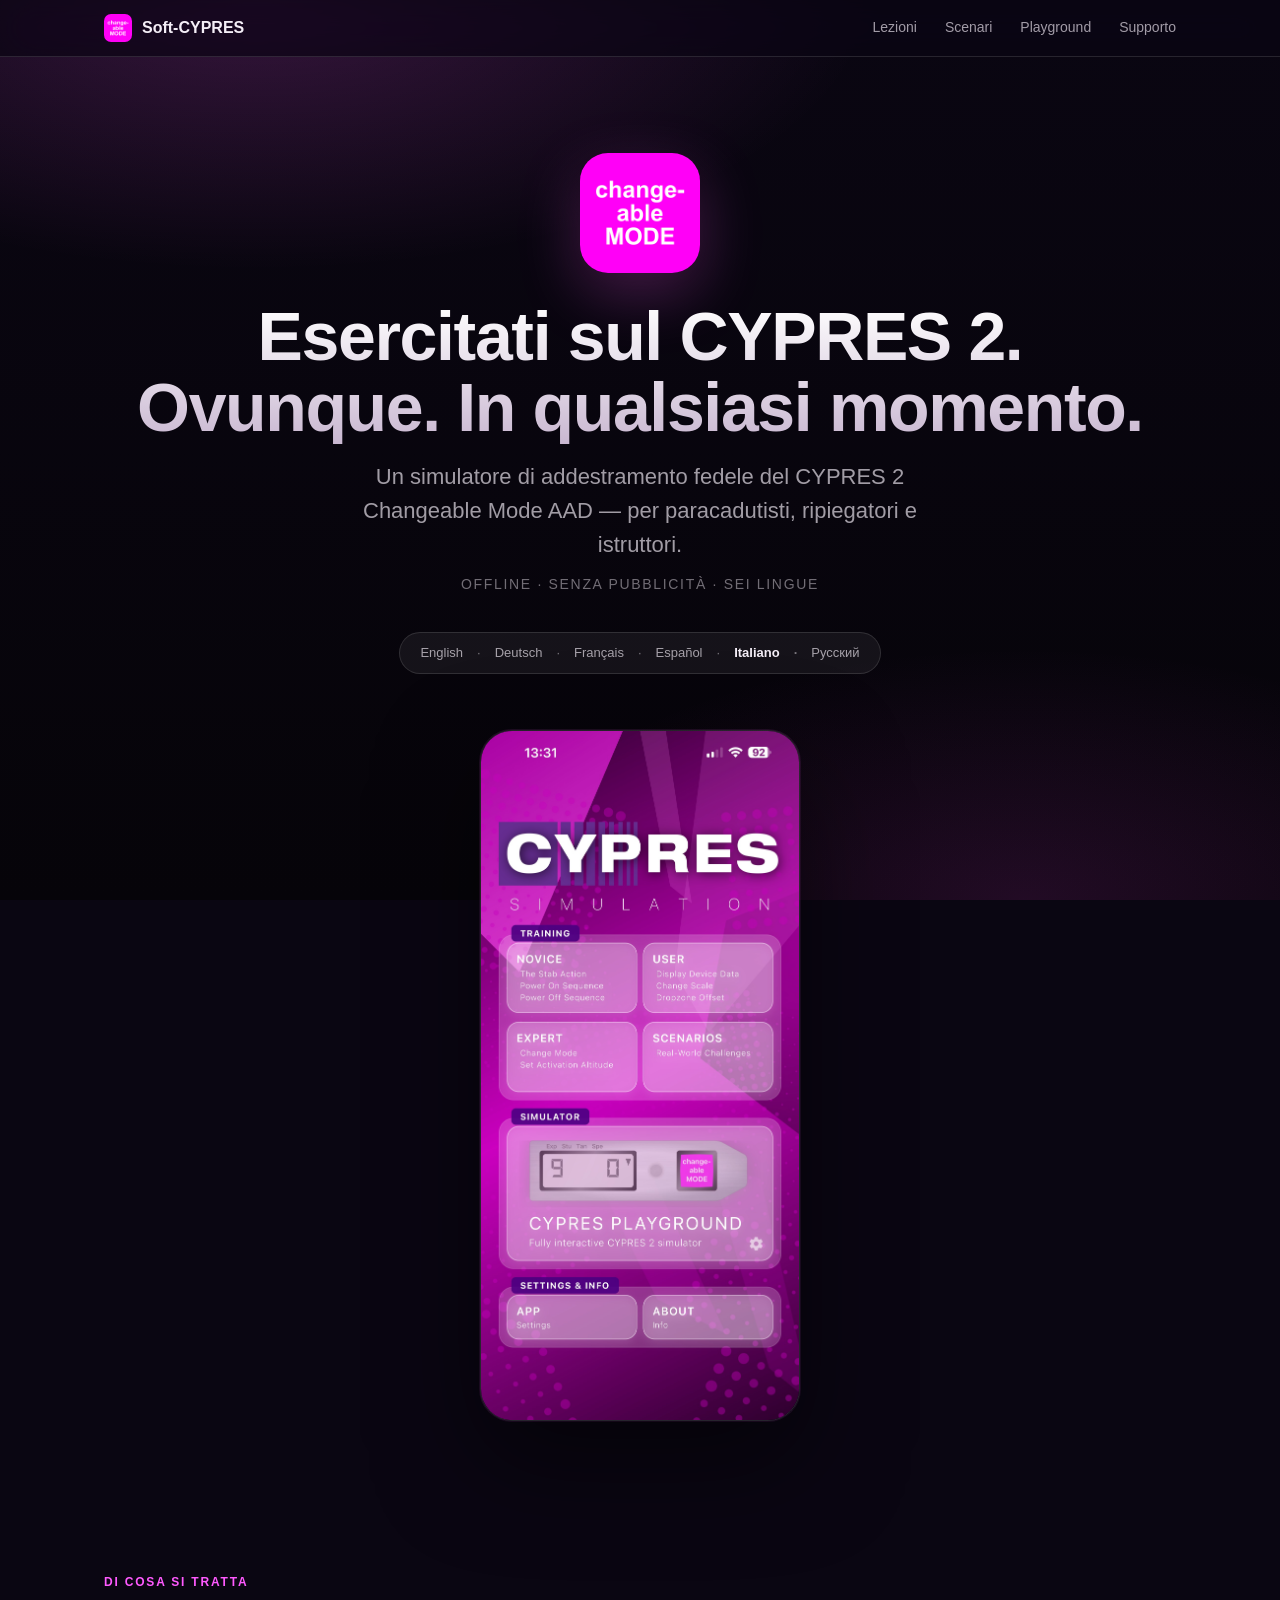
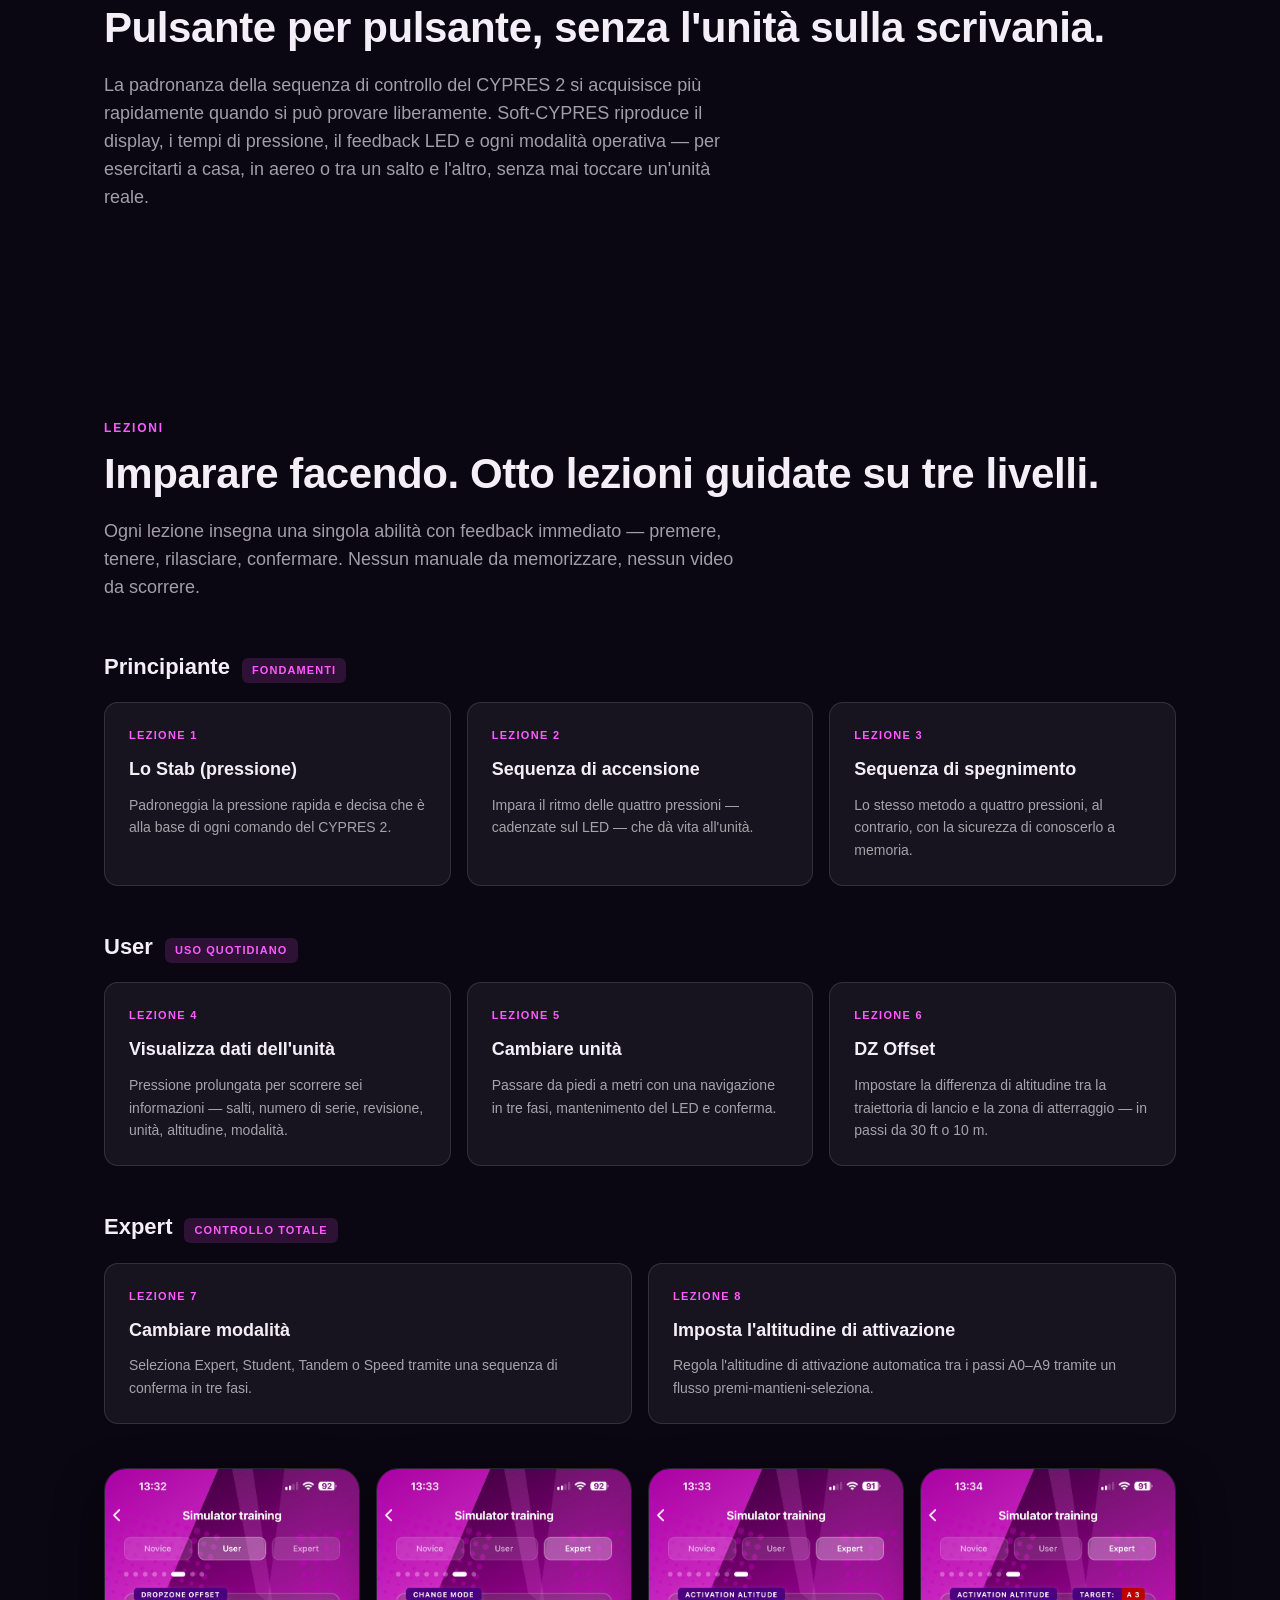
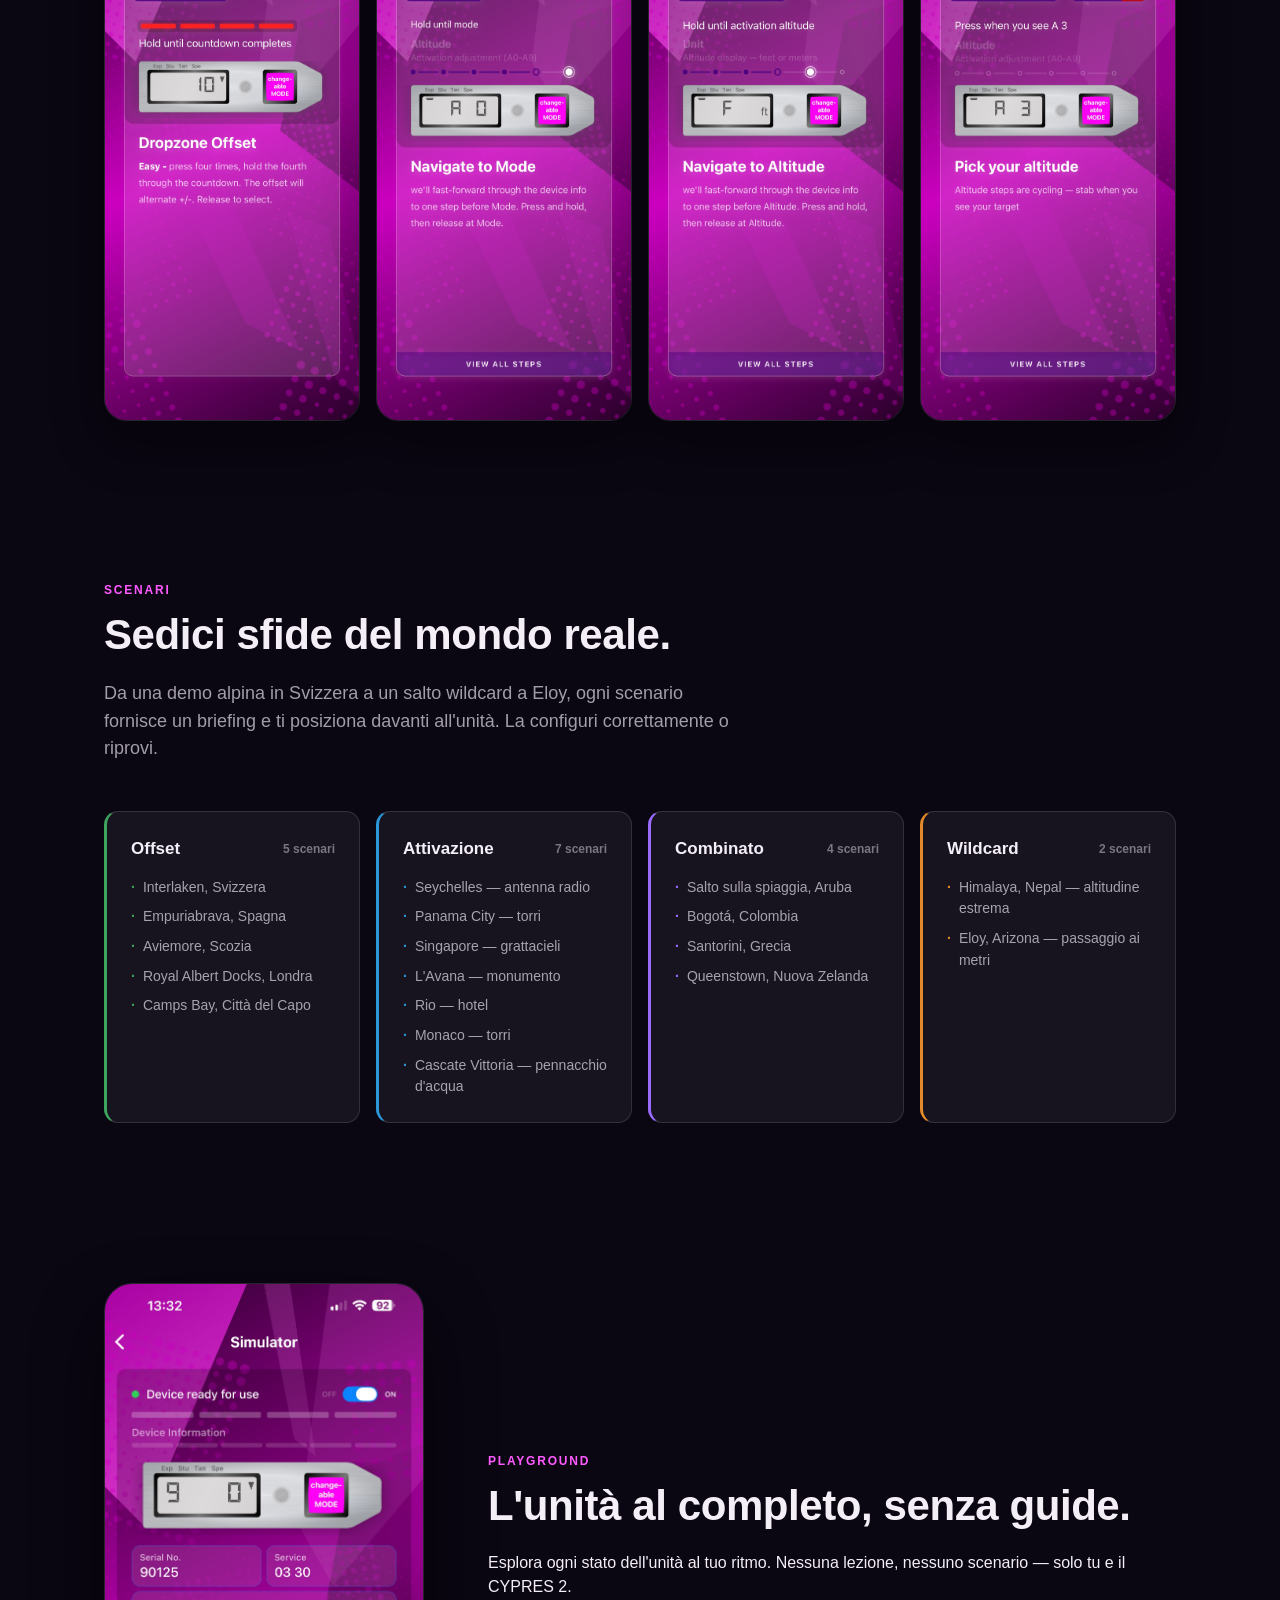
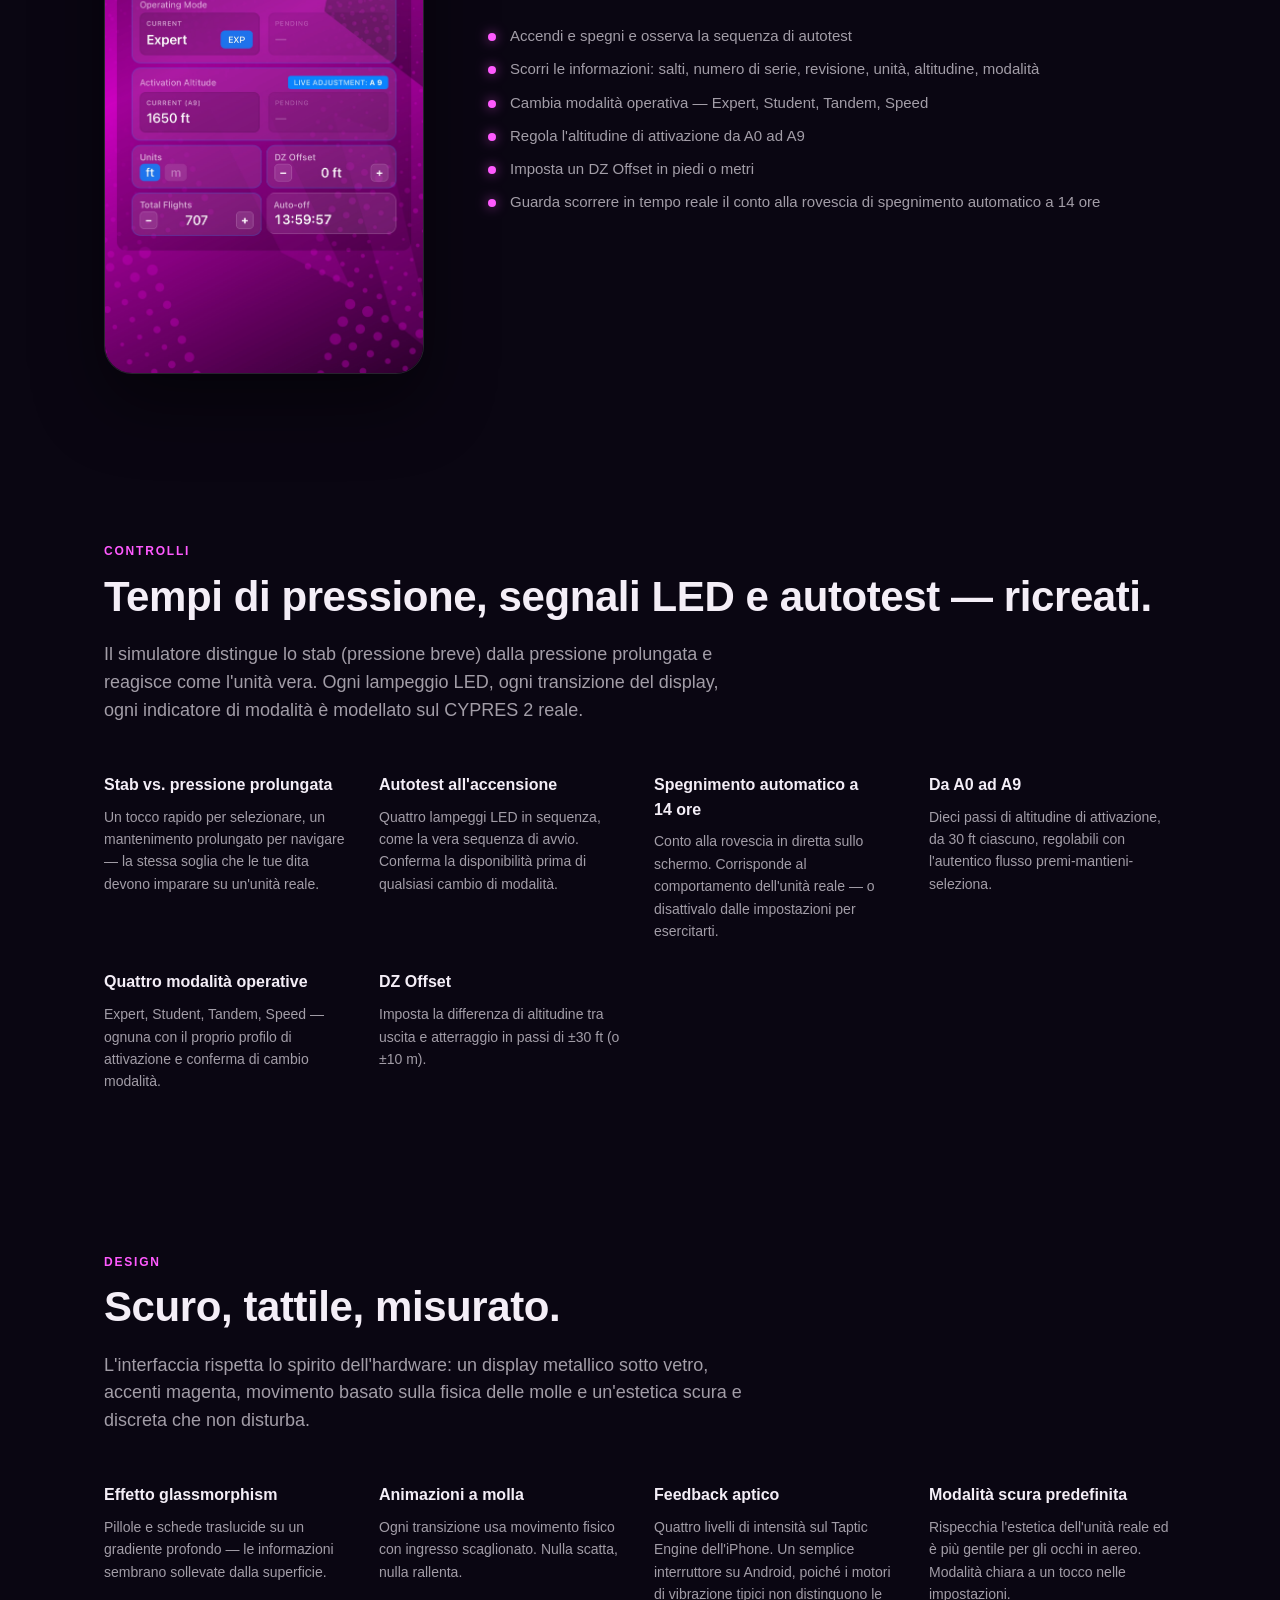
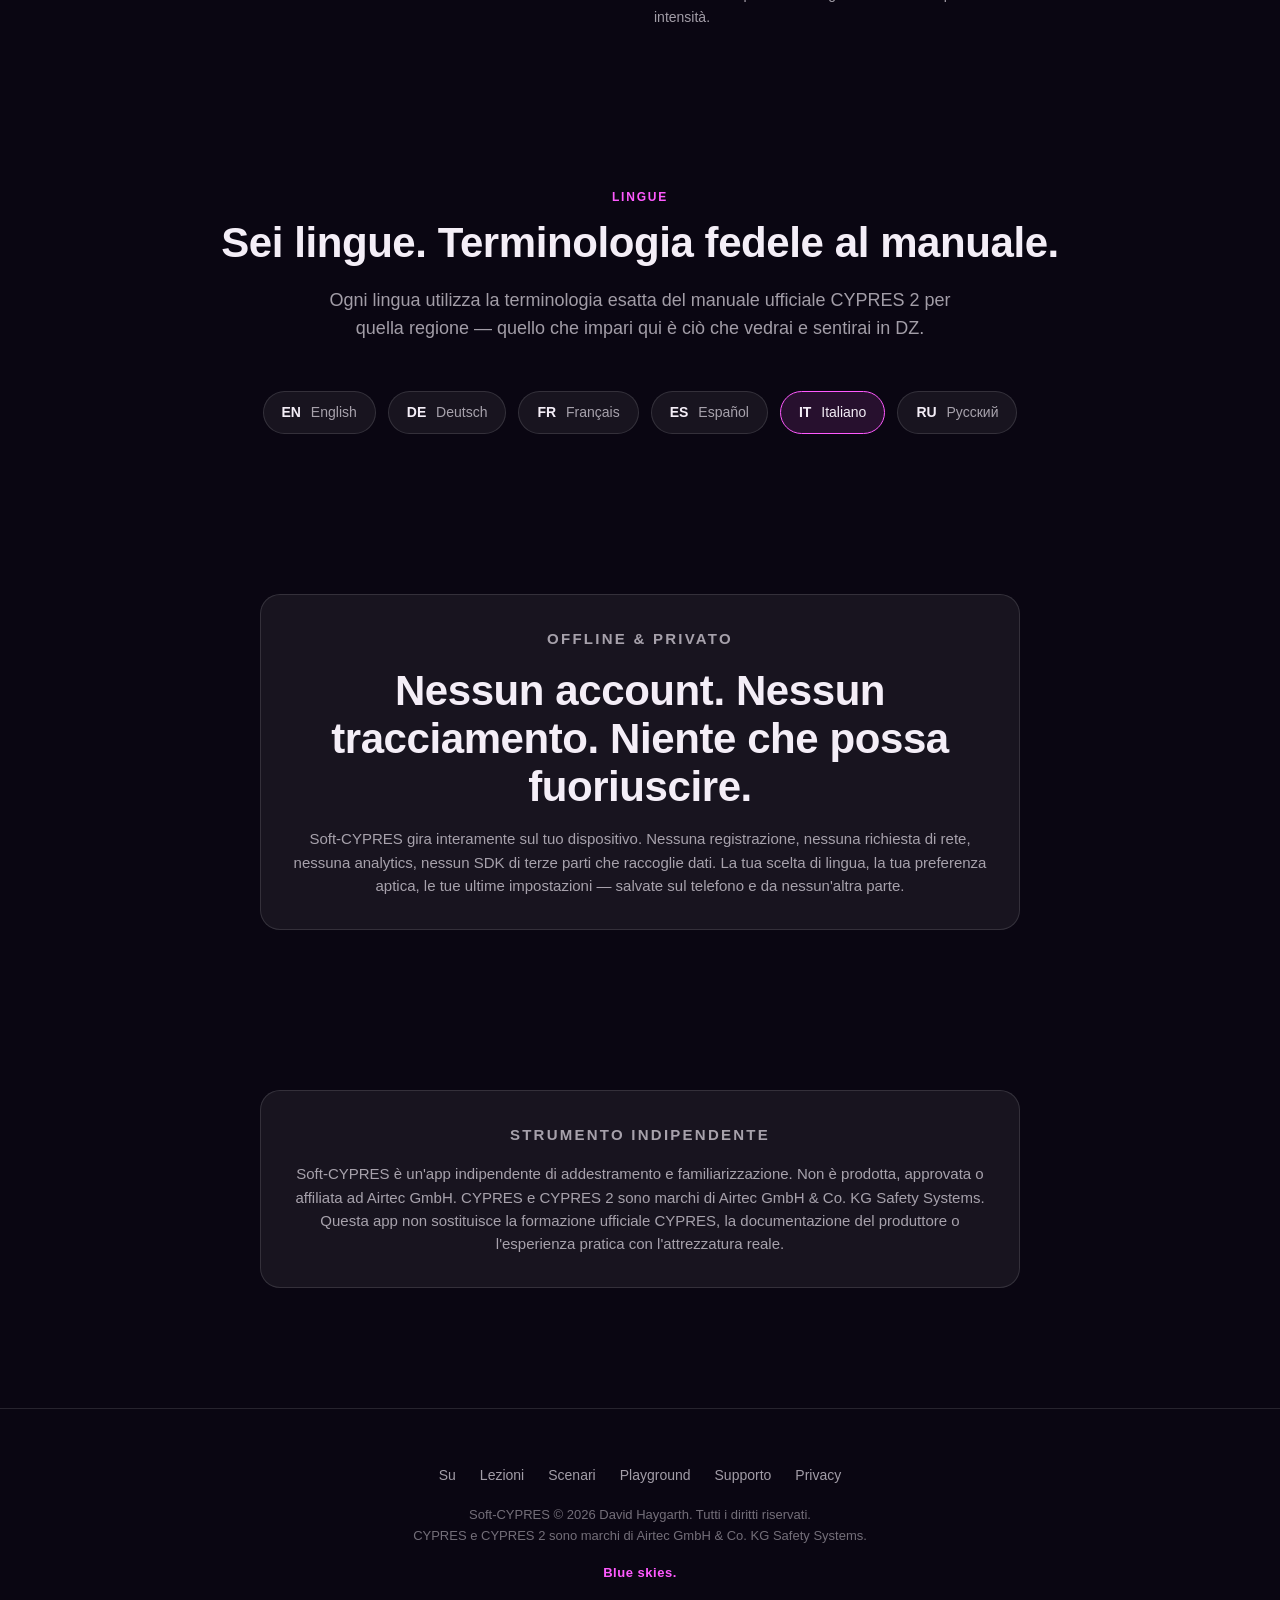
<file: it/index.html>
<!doctype html>
<html lang="it">
<head>
<meta charset="utf-8">
<meta name="viewport" content="width=device-width, initial-scale=1">
<title>Soft-CYPRES — Simulatore di addestramento CYPRES&nbsp;2</title>
<meta name="description" content="Un simulatore di addestramento fedele del CYPRES 2 Changeable Mode AAD. Esercitati con le sequenze di pulsanti, le lezioni e gli scenari reali — offline, senza pubblicità, in sei lingue.">
<meta name="theme-color" content="#0a0612">
<meta property="og:title" content="Soft-CYPRES">
<meta property="og:description" content="Un simulatore di addestramento del CYPRES 2 Changeable Mode AAD. Lezioni, scenari, playground completo.">
<meta property="og:image" content="../assets/icon.png">
<meta property="og:type" content="website">
<link rel="icon" type="image/png" href="../assets/icon.png">
<link rel="apple-touch-icon" href="../assets/icon.png">
<link rel="stylesheet" href="../styles.css">
<link rel="alternate" hreflang="en" href="https://soft-cypres.github.io/">
<link rel="alternate" hreflang="de" href="https://soft-cypres.github.io/de/">
<link rel="alternate" hreflang="fr" href="https://soft-cypres.github.io/fr/">
<link rel="alternate" hreflang="es" href="https://soft-cypres.github.io/es/">
<link rel="alternate" hreflang="it" href="https://soft-cypres.github.io/it/">
<link rel="alternate" hreflang="ru" href="https://soft-cypres.github.io/ru/">
<link rel="alternate" hreflang="x-default" href="https://soft-cypres.github.io/">
</head>
<body>

<nav class="nav">
  <div class="nav-inner">
    <a href="#top" class="nav-brand">
      <img src="../assets/icon.png" alt="">
      <span>Soft-CYPRES</span>
    </a>
    <button class="nav-burger" type="button" aria-label="Apri menu" aria-expanded="false" aria-controls="nav-links">
      <svg width="22" height="22" viewBox="0 0 24 24" fill="none" stroke="currentColor" stroke-width="2" stroke-linecap="round">
        <line x1="3" y1="6" x2="21" y2="6"/>
        <line x1="3" y1="12" x2="21" y2="12"/>
        <line x1="3" y1="18" x2="21" y2="18"/>
      </svg>
    </button>
    <div class="nav-links" id="nav-links">
      <a href="#lessons">Lezioni</a>
      <a href="#scenarios">Scenari</a>
      <a href="#playground">Playground</a>
      <a href="../support.html">Supporto</a>
    </div>
  </div>
</nav>

<main id="top">

  <section class="hero">
    <div class="container">
      <img src="../assets/icon.png" alt="" class="hero-icon">
      <h1>Esercitati sul CYPRES&nbsp;2.<br>Ovunque. In qualsiasi momento.</h1>
      <p class="hero-tagline">Un simulatore di addestramento fedele del CYPRES&nbsp;2 Changeable Mode AAD — per paracadutisti, ripiegatori e istruttori.</p>
      <p class="hero-sub">Offline · Senza pubblicità · Sei lingue</p>
      <div class="hero-lang-strip" aria-label="Lingua">
        <a href="../" hreflang="en">English</a>
        <a href="../de/" hreflang="de">Deutsch</a>
        <a href="../fr/" hreflang="fr">Français</a>
        <a href="../es/" hreflang="es">Español</a>
        <span class="current" aria-current="page">Italiano</span>
        <a href="../ru/" hreflang="ru">Русский</a>
      </div>
      <img src="../assets/screenshots/home.jpeg" alt="Schermata iniziale Soft-CYPRES" class="hero-shot reveal">
    </div>
  </section>

  <section id="about">
    <div class="container">
      <p class="section-label">Di cosa si tratta</p>
      <h2 class="section-title reveal">Pulsante per pulsante, senza l'unità sulla scrivania.</h2>
      <p class="section-intro reveal">
        La padronanza della sequenza di controllo del CYPRES&nbsp;2 si acquisisce più rapidamente quando si può provare liberamente.
        Soft-CYPRES riproduce il display, i tempi di pressione, il feedback LED e ogni modalità operativa —
        per esercitarti a casa, in aereo o tra un salto e l'altro, senza mai toccare un'unità reale.
      </p>
    </div>
  </section>

  <section id="lessons">
    <div class="container">
      <p class="section-label">Lezioni</p>
      <h2 class="section-title reveal">Imparare facendo. Otto lezioni guidate su tre livelli.</h2>
      <p class="section-intro reveal">
        Ogni lezione insegna una singola abilità con feedback immediato — premere, tenere, rilasciare, confermare.
        Nessun manuale da memorizzare, nessun video da scorrere.
      </p>

      <div class="lesson-group reveal">
        <div class="lesson-group-header">
          <h3>Principiante</h3>
          <span class="group-badge">Fondamenti</span>
        </div>
        <div class="cards">
          <div class="card">
            <div class="card-tier">Lezione 1</div>
            <h3>Lo Stab (pressione)</h3>
            <p>Padroneggia la pressione rapida e decisa che è alla base di ogni comando del CYPRES&nbsp;2.</p>
          </div>
          <div class="card">
            <div class="card-tier">Lezione 2</div>
            <h3>Sequenza di accensione</h3>
            <p>Impara il ritmo delle quattro pressioni — cadenzate sul LED — che dà vita all'unità.</p>
          </div>
          <div class="card">
            <div class="card-tier">Lezione 3</div>
            <h3>Sequenza di spegnimento</h3>
            <p>Lo stesso metodo a quattro pressioni, al contrario, con la sicurezza di conoscerlo a memoria.</p>
          </div>
        </div>
      </div>

      <div class="lesson-group reveal">
        <div class="lesson-group-header">
          <h3>User</h3>
          <span class="group-badge">Uso quotidiano</span>
        </div>
        <div class="cards">
          <div class="card">
            <div class="card-tier">Lezione 4</div>
            <h3>Visualizza dati dell'unità</h3>
            <p>Pressione prolungata per scorrere sei informazioni — salti, numero di serie, revisione, unità, altitudine, modalità.</p>
          </div>
          <div class="card">
            <div class="card-tier">Lezione 5</div>
            <h3>Cambiare unità</h3>
            <p>Passare da piedi a metri con una navigazione in tre fasi, mantenimento del LED e conferma.</p>
          </div>
          <div class="card">
            <div class="card-tier">Lezione 6</div>
            <h3>DZ Offset</h3>
            <p>Impostare la differenza di altitudine tra la traiettoria di lancio e la zona di atterraggio — in passi da 30&nbsp;ft o 10&nbsp;m.</p>
          </div>
        </div>
      </div>

      <div class="lesson-group reveal">
        <div class="lesson-group-header">
          <h3>Expert</h3>
          <span class="group-badge">Controllo totale</span>
        </div>
        <div class="cards">
          <div class="card">
            <div class="card-tier">Lezione 7</div>
            <h3>Cambiare modalità</h3>
            <p>Seleziona Expert, Student, Tandem o Speed tramite una sequenza di conferma in tre fasi.</p>
          </div>
          <div class="card">
            <div class="card-tier">Lezione 8</div>
            <h3>Imposta l'altitudine di attivazione</h3>
            <p>Regola l'altitudine di attivazione automatica tra i passi A0–A9 tramite un flusso premi-mantieni-seleziona.</p>
          </div>
        </div>
      </div>

      <div class="screenshot-row">
        <img src="../assets/screenshots/lesson-dropzone.jpeg" alt="Lezione DZ Offset" class="reveal">
        <img src="../assets/screenshots/lesson-change-mode.jpeg" alt="Lezione Cambiare modalità" class="reveal">
        <img src="../assets/screenshots/lesson-altitude-unit.jpeg" alt="Lezione altitudine di attivazione" class="reveal">
        <img src="../assets/screenshots/lesson-altitude-target.jpeg" alt="Scegli l'altitudine obiettivo" class="reveal">
      </div>
    </div>
  </section>

  <section id="scenarios">
    <div class="container">
      <p class="section-label">Scenari</p>
      <h2 class="section-title reveal">Sedici sfide del mondo reale.</h2>
      <p class="section-intro reveal">
        Da una demo alpina in Svizzera a un salto wildcard a Eloy, ogni scenario fornisce un briefing
        e ti posiziona davanti all'unità. La configuri correttamente o riprovi.
      </p>

      <div class="scenarios-grid">
        <div class="scenario-group reveal" style="--group-color: #3ea55e;">
          <div class="scenario-group-title">
            <h3>Offset</h3>
            <span class="scenario-count">5 scenari</span>
          </div>
          <ul class="scenario-list">
            <li>Interlaken, Svizzera</li>
            <li>Empuriabrava, Spagna</li>
            <li>Aviemore, Scozia</li>
            <li>Royal Albert Docks, Londra</li>
            <li>Camps Bay, Città del Capo</li>
          </ul>
        </div>

        <div class="scenario-group reveal" style="--group-color: #2b97d6;">
          <div class="scenario-group-title">
            <h3>Attivazione</h3>
            <span class="scenario-count">7 scenari</span>
          </div>
          <ul class="scenario-list">
            <li>Seychelles — antenna radio</li>
            <li>Panama City — torri</li>
            <li>Singapore — grattacieli</li>
            <li>L'Avana — monumento</li>
            <li>Rio — hotel</li>
            <li>Monaco — torri</li>
            <li>Cascate Vittoria — pennacchio d'acqua</li>
          </ul>
        </div>

        <div class="scenario-group reveal" style="--group-color: #9a6bff;">
          <div class="scenario-group-title">
            <h3>Combinato</h3>
            <span class="scenario-count">4 scenari</span>
          </div>
          <ul class="scenario-list">
            <li>Salto sulla spiaggia, Aruba</li>
            <li>Bogotá, Colombia</li>
            <li>Santorini, Grecia</li>
            <li>Queenstown, Nuova Zelanda</li>
          </ul>
        </div>

        <div class="scenario-group reveal" style="--group-color: #e48a2a;">
          <div class="scenario-group-title">
            <h3>Wildcard</h3>
            <span class="scenario-count">2 scenari</span>
          </div>
          <ul class="scenario-list">
            <li>Himalaya, Nepal — altitudine estrema</li>
            <li>Eloy, Arizona — passaggio ai metri</li>
          </ul>
        </div>
      </div>
    </div>
  </section>

  <section id="playground">
    <div class="container">
      <div class="split">
        <div class="split-image reveal">
          <img src="../assets/screenshots/playground.jpeg" alt="Playground Soft-CYPRES">
        </div>
        <div class="split-content reveal">
          <p class="section-label">Playground</p>
          <h2 class="section-title">L'unità al completo, senza guide.</h2>
          <p>Esplora ogni stato dell'unità al tuo ritmo. Nessuna lezione, nessuno scenario — solo tu e il CYPRES&nbsp;2.</p>
          <ul>
            <li>Accendi e spegni e osserva la sequenza di autotest</li>
            <li>Scorri le informazioni: salti, numero di serie, revisione, unità, altitudine, modalità</li>
            <li>Cambia modalità operativa — Expert, Student, Tandem, Speed</li>
            <li>Regola l'altitudine di attivazione da A0 ad A9</li>
            <li>Imposta un DZ Offset in piedi o metri</li>
            <li>Guarda scorrere in tempo reale il conto alla rovescia di spegnimento automatico a 14&nbsp;ore</li>
          </ul>
        </div>
      </div>
    </div>
  </section>

  <section id="fidelity">
    <div class="container">
      <p class="section-label">Controlli</p>
      <h2 class="section-title reveal">Tempi di pressione, segnali LED e autotest — ricreati.</h2>
      <p class="section-intro reveal">
        Il simulatore distingue lo stab (pressione breve) dalla pressione prolungata e reagisce come l'unità vera.
        Ogni lampeggio LED, ogni transizione del display, ogni indicatore di modalità è modellato sul CYPRES&nbsp;2 reale.
      </p>
      <div class="feature-grid">
        <div class="feature reveal">
          <h4>Stab vs. pressione prolungata</h4>
          <p>Un tocco rapido per selezionare, un mantenimento prolungato per navigare — la stessa soglia che le tue dita devono imparare su un'unità reale.</p>
        </div>
        <div class="feature reveal">
          <h4>Autotest all'accensione</h4>
          <p>Quattro lampeggi LED in sequenza, come la vera sequenza di avvio. Conferma la disponibilità prima di qualsiasi cambio di modalità.</p>
        </div>
        <div class="feature reveal">
          <h4>Spegnimento automatico a 14&nbsp;ore</h4>
          <p>Conto alla rovescia in diretta sullo schermo. Corrisponde al comportamento dell'unità reale — o disattivalo dalle impostazioni per esercitarti.</p>
        </div>
        <div class="feature reveal">
          <h4>Da A0 ad A9</h4>
          <p>Dieci passi di altitudine di attivazione, da 30&nbsp;ft ciascuno, regolabili con l'autentico flusso premi-mantieni-seleziona.</p>
        </div>
        <div class="feature reveal">
          <h4>Quattro modalità operative</h4>
          <p>Expert, Student, Tandem, Speed — ognuna con il proprio profilo di attivazione e conferma di cambio modalità.</p>
        </div>
        <div class="feature reveal">
          <h4>DZ Offset</h4>
          <p>Imposta la differenza di altitudine tra uscita e atterraggio in passi di ±30&nbsp;ft (o ±10&nbsp;m).</p>
        </div>
      </div>
    </div>
  </section>

  <section id="design">
    <div class="container">
      <p class="section-label">Design</p>
      <h2 class="section-title reveal">Scuro, tattile, misurato.</h2>
      <p class="section-intro reveal">
        L'interfaccia rispetta lo spirito dell'hardware: un display metallico sotto vetro, accenti magenta,
        movimento basato sulla fisica delle molle e un'estetica scura e discreta che non disturba.
      </p>
      <div class="feature-grid">
        <div class="feature reveal">
          <h4>Effetto glassmorphism</h4>
          <p>Pillole e schede traslucide su un gradiente profondo — le informazioni sembrano sollevate dalla superficie.</p>
        </div>
        <div class="feature reveal">
          <h4>Animazioni a molla</h4>
          <p>Ogni transizione usa movimento fisico con ingresso scaglionato. Nulla scatta, nulla rallenta.</p>
        </div>
        <div class="feature reveal">
          <h4>Feedback aptico</h4>
          <p>Quattro livelli di intensità sul Taptic Engine dell'iPhone. Un semplice interruttore su Android, poiché i motori di vibrazione tipici non distinguono le intensità.</p>
        </div>
        <div class="feature reveal">
          <h4>Modalità scura predefinita</h4>
          <p>Rispecchia l'estetica dell'unità reale ed è più gentile per gli occhi in aereo. Modalità chiara a un tocco nelle impostazioni.</p>
        </div>
      </div>
    </div>
  </section>

  <section id="languages">
    <div class="container" style="text-align: center;">
      <p class="section-label">Lingue</p>
      <h2 class="section-title reveal">Sei lingue. Terminologia fedele al manuale.</h2>
      <p class="section-intro reveal" style="margin-left: auto; margin-right: auto;">
        Ogni lingua utilizza la terminologia esatta del manuale ufficiale CYPRES&nbsp;2 per quella regione — quello che impari qui è ciò che vedrai e sentirai in DZ.
      </p>
      <div class="lang-row">
        <a class="lang-pill" href="../" hreflang="en"><strong>EN</strong> English</a>
        <a class="lang-pill" href="../de/" hreflang="de"><strong>DE</strong> Deutsch</a>
        <a class="lang-pill" href="../fr/" hreflang="fr"><strong>FR</strong> Français</a>
        <a class="lang-pill" href="../es/" hreflang="es"><strong>ES</strong> Español</a>
        <span class="lang-pill current" aria-current="page"><strong>IT</strong> Italiano</span>
        <a class="lang-pill" href="../ru/" hreflang="ru"><strong>RU</strong> Русский</a>
      </div>
    </div>
  </section>

  <section id="private">
    <div class="container">
      <div class="callout reveal">
        <p class="section-label" style="margin-bottom: 16px;">Offline &amp; privato</p>
        <h2 class="section-title" style="margin-bottom: 16px;">Nessun account. Nessun tracciamento. Niente che possa fuoriuscire.</h2>
        <p>Soft-CYPRES gira interamente sul tuo dispositivo. Nessuna registrazione, nessuna richiesta di rete, nessuna analytics, nessun SDK di terze parti che raccoglie dati. La tua scelta di lingua, la tua preferenza aptica, le tue ultime impostazioni — salvate sul telefono e da nessun'altra parte.</p>
      </div>
    </div>
  </section>

  <section id="disclaimer">
    <div class="container">
      <div class="callout reveal">
        <p class="section-label" style="margin-bottom: 16px;">Strumento indipendente</p>
        <p>Soft-CYPRES è un'app indipendente di addestramento e familiarizzazione. Non è prodotta, approvata o affiliata ad Airtec GmbH. CYPRES e CYPRES&nbsp;2 sono marchi di Airtec GmbH &amp; Co. KG Safety Systems. Questa app non sostituisce la formazione ufficiale CYPRES, la documentazione del produttore o l'esperienza pratica con l'attrezzatura reale.</p>
      </div>
    </div>
  </section>

</main>

<footer>
  <div class="container">
    <div class="footer-links">
      <a href="#top">Su</a>
      <a href="#lessons">Lezioni</a>
      <a href="#scenarios">Scenari</a>
      <a href="#playground">Playground</a>
      <a href="../support.html">Supporto</a>
      <a href="../privacy.html">Privacy</a>
    </div>
    <p class="footer-copy">
      Soft-CYPRES © 2026 David Haygarth. Tutti i diritti riservati.<br>
      CYPRES e CYPRES&nbsp;2 sono marchi di Airtec GmbH &amp; Co. KG Safety Systems.
    </p>
    <p class="footer-sign-off">Blue skies.</p>
  </div>
</footer>

<script src="../script.js" defer></script>

</body>
</html>
</file>
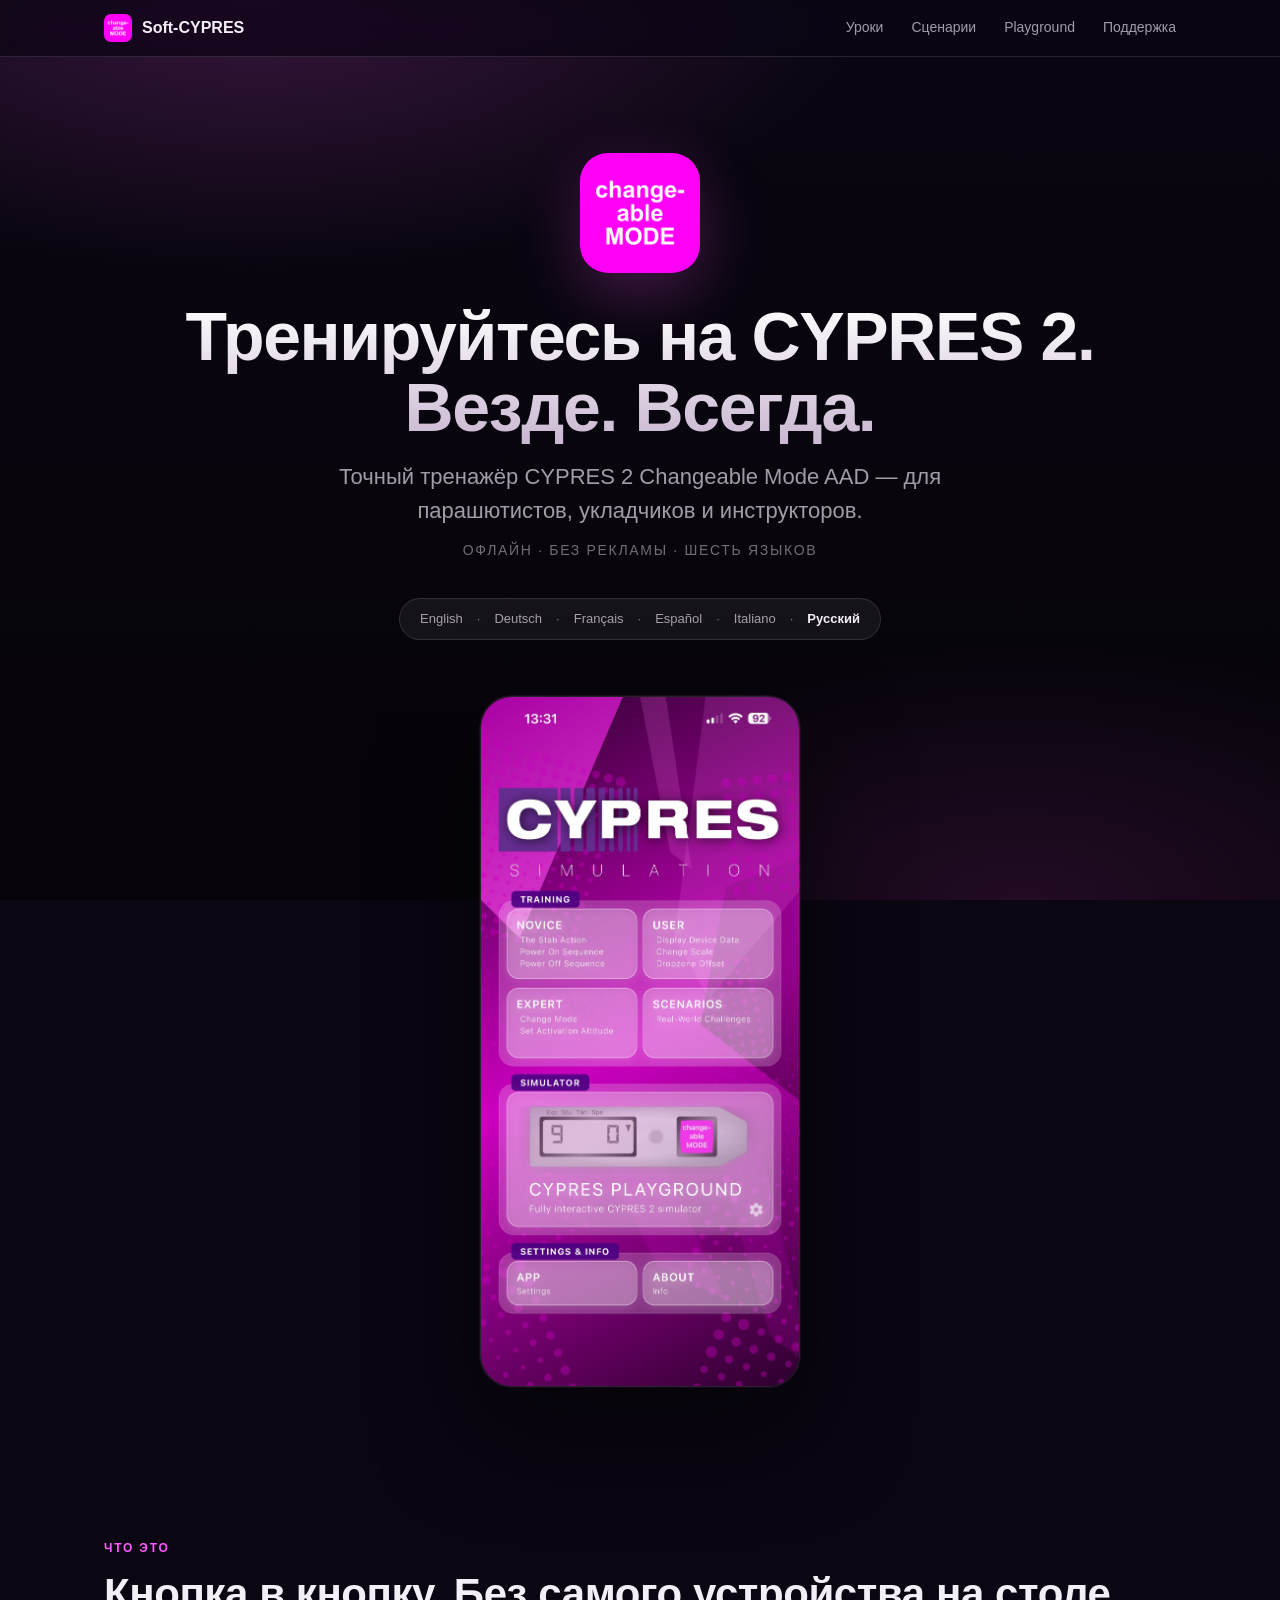
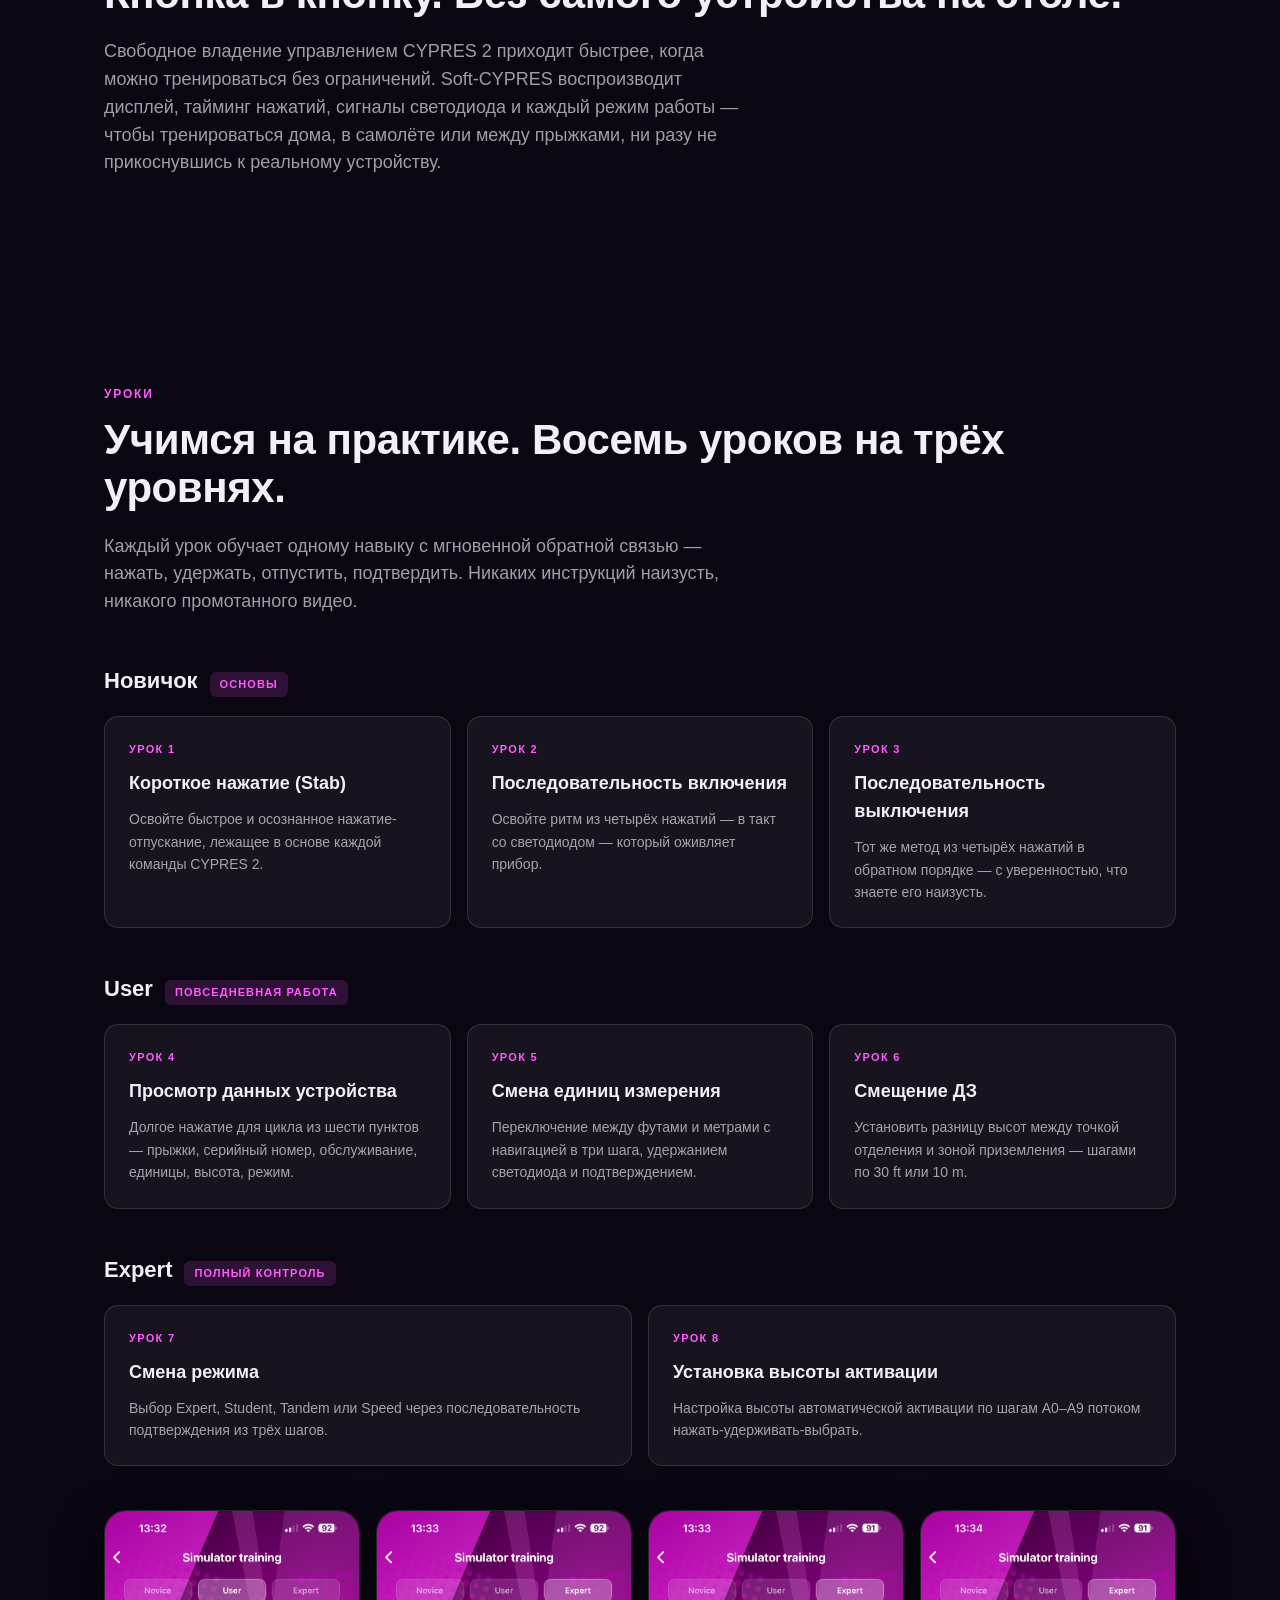
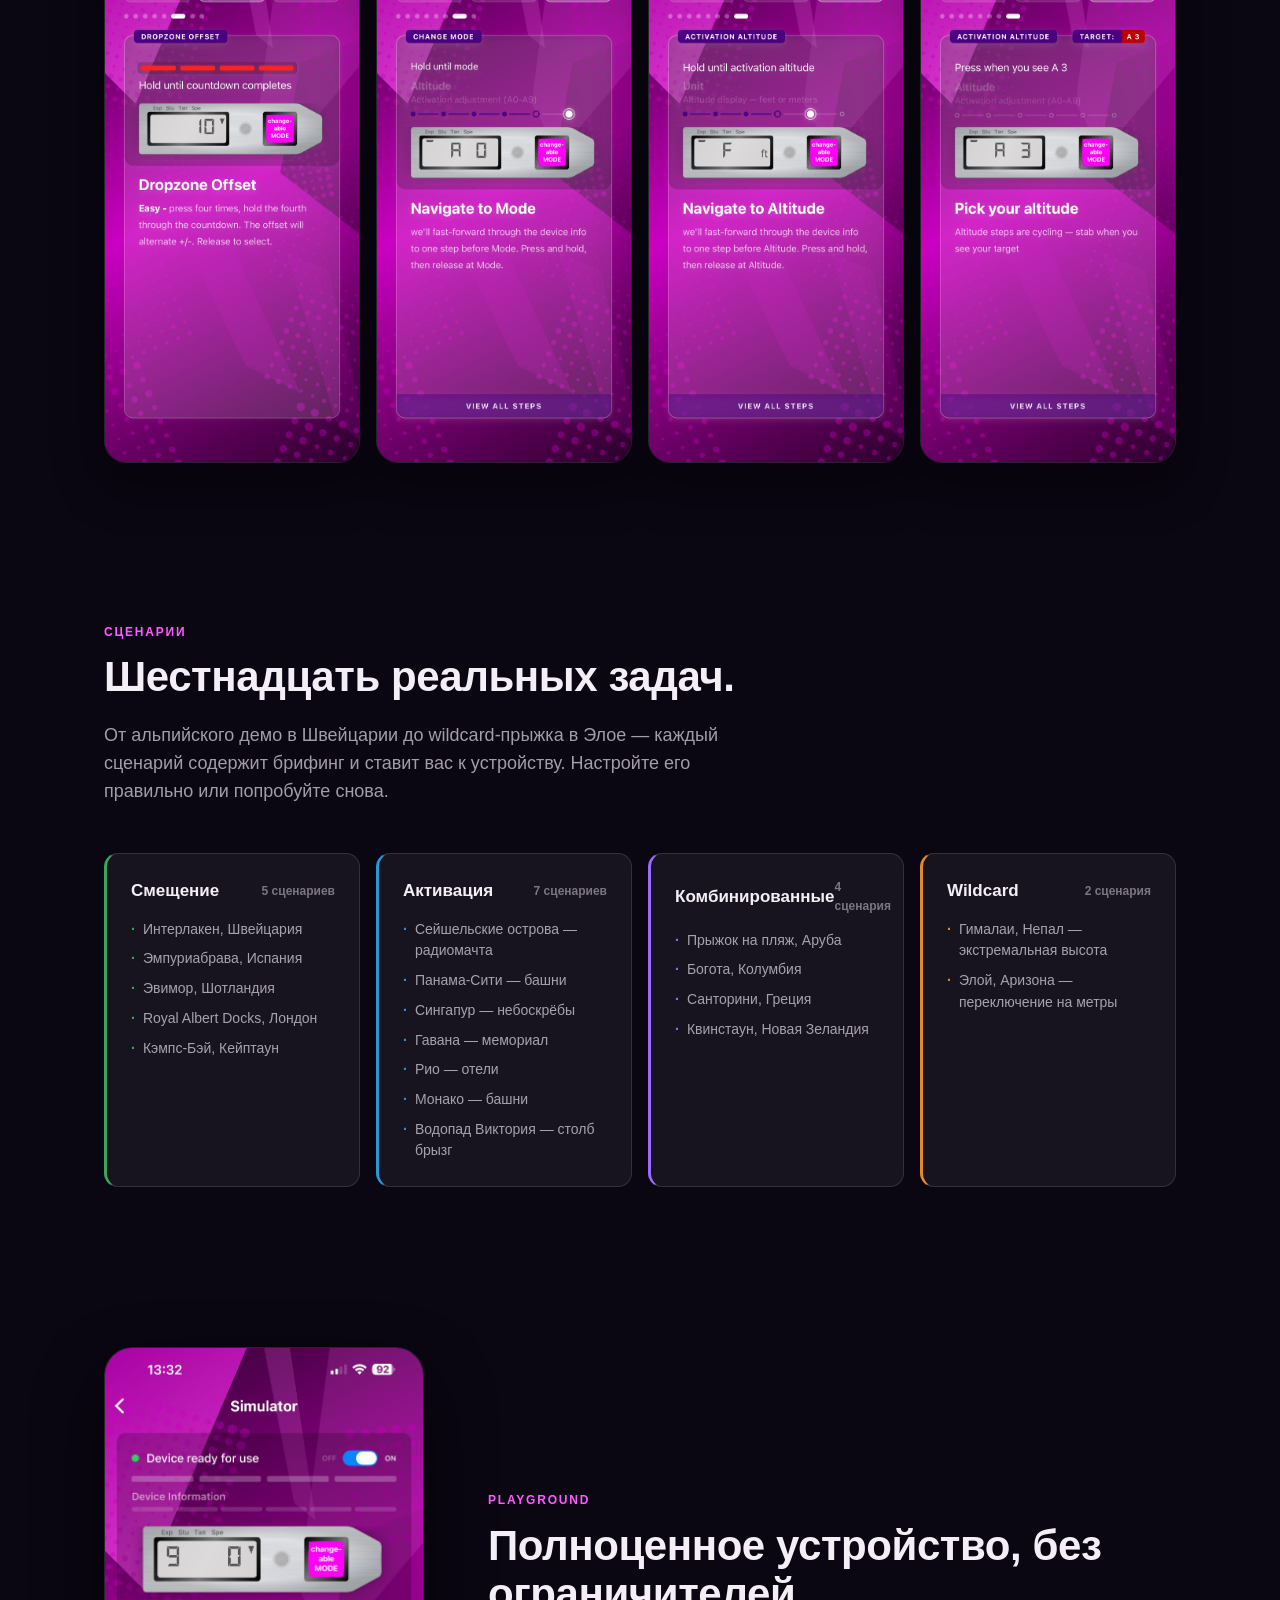
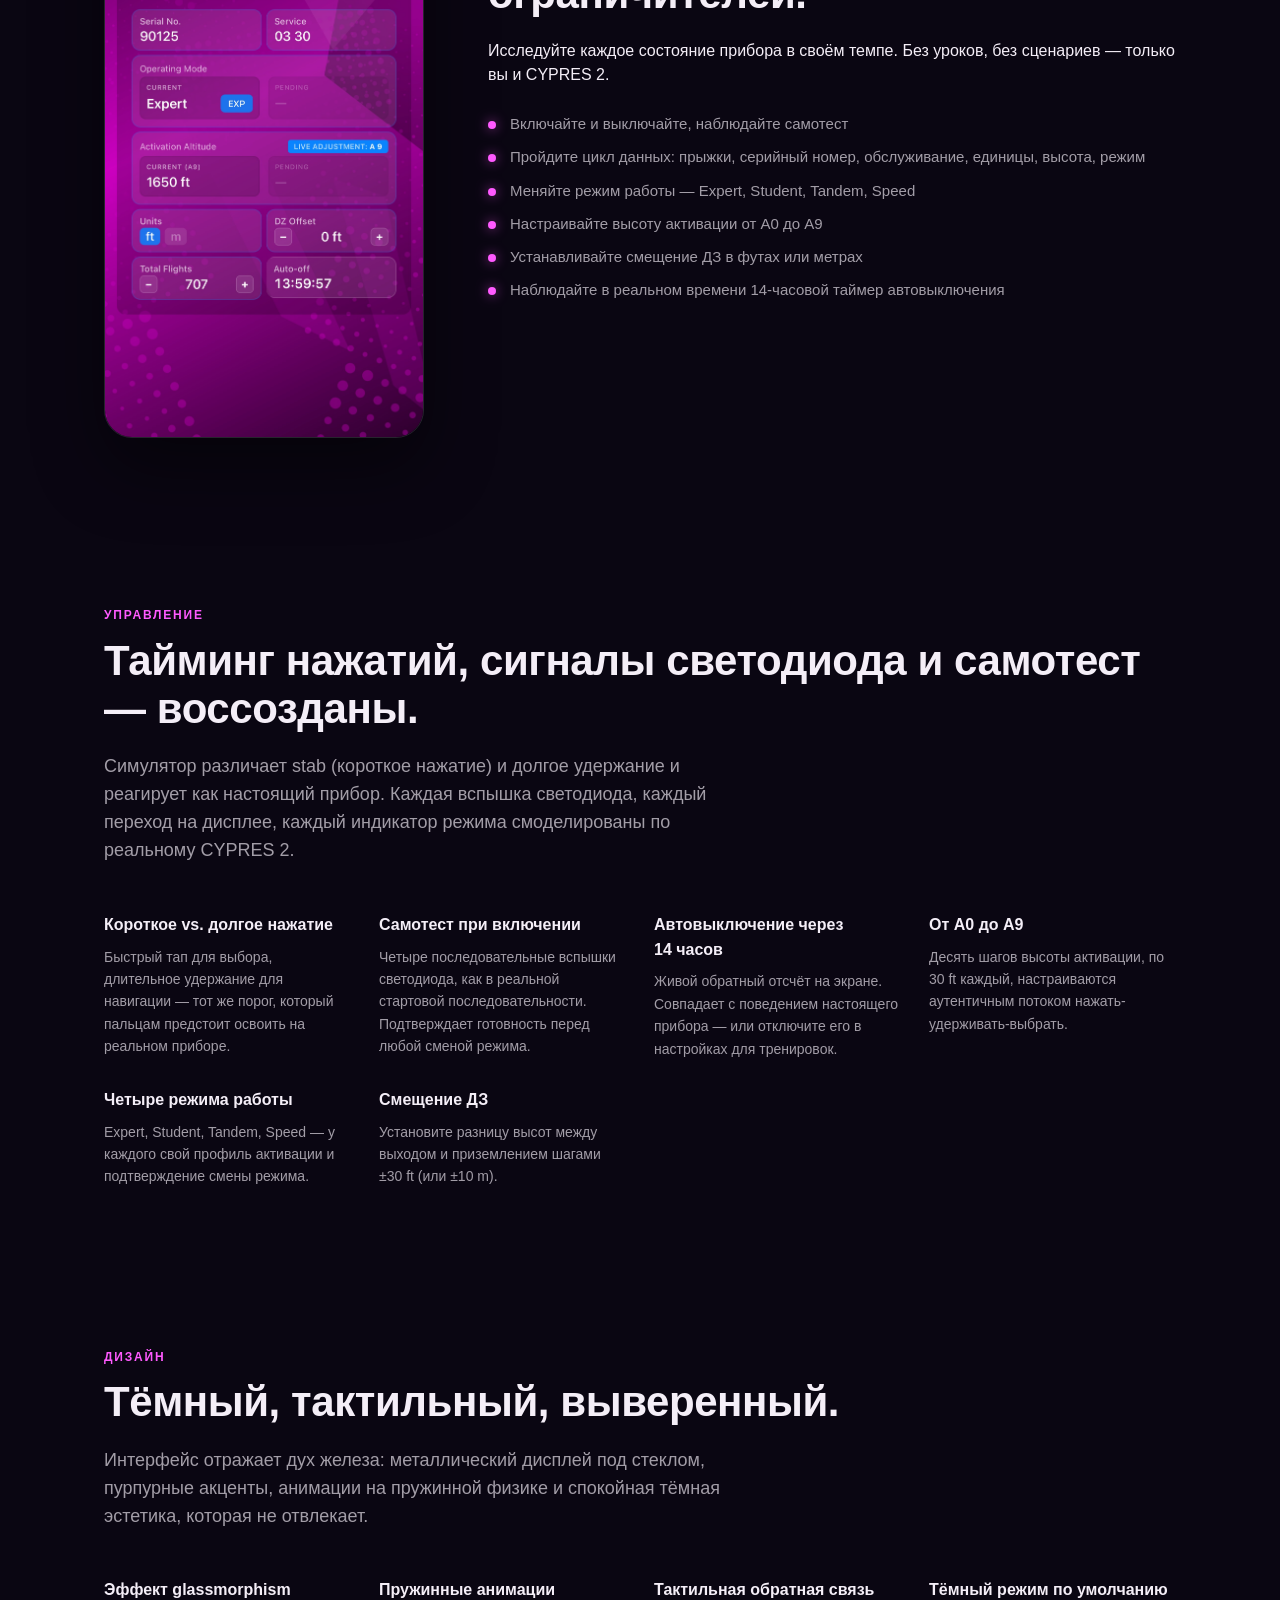
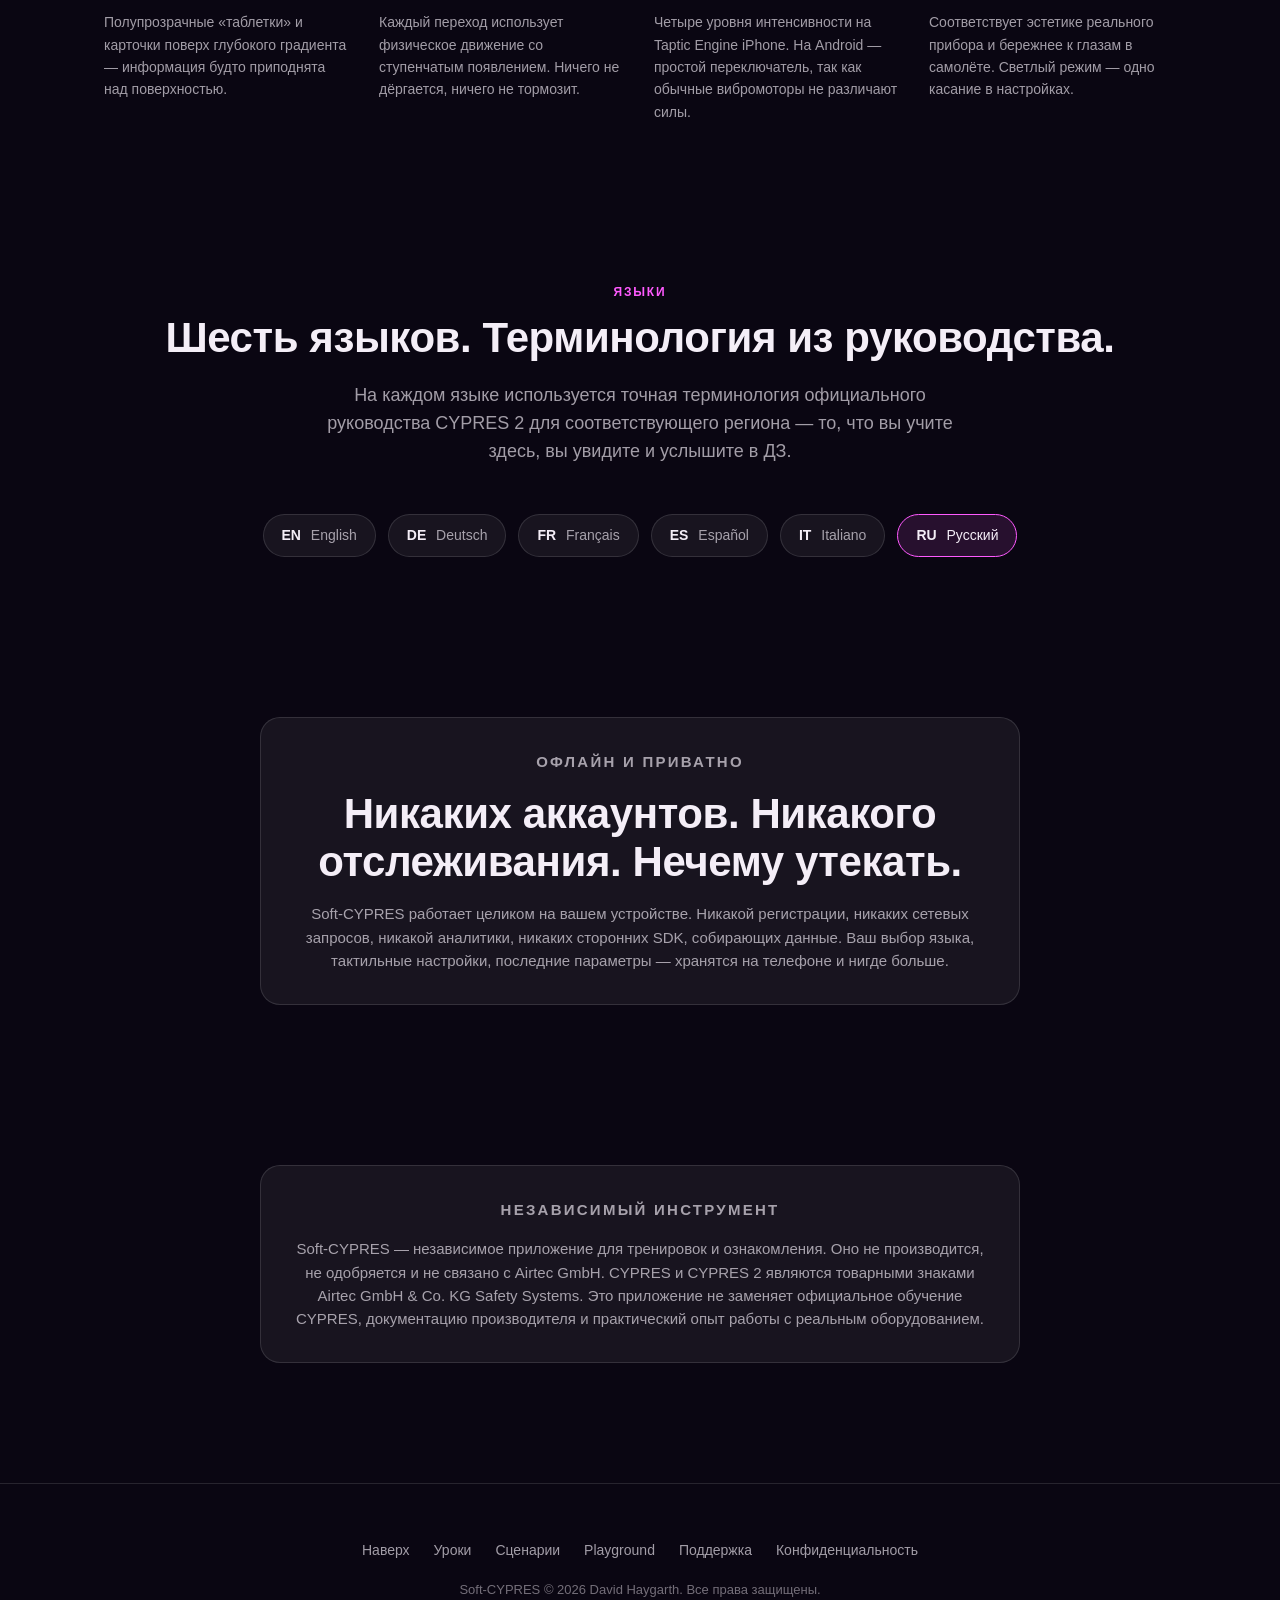
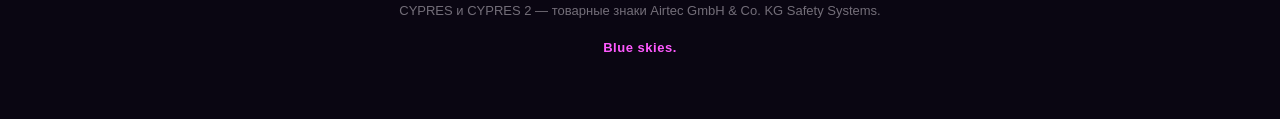
<file: ru/index.html>
<!doctype html>
<html lang="ru">
<head>
<meta charset="utf-8">
<meta name="viewport" content="width=device-width, initial-scale=1">
<title>Soft-CYPRES — Тренажёр CYPRES&nbsp;2</title>
<meta name="description" content="Точный тренажёр CYPRES 2 Changeable Mode AAD. Отрабатывайте последовательности нажатий, уроки и реальные сценарии — офлайн, без рекламы, на шести языках.">
<meta name="theme-color" content="#0a0612">
<meta property="og:title" content="Soft-CYPRES">
<meta property="og:description" content="Тренажёр CYPRES 2 Changeable Mode AAD. Уроки, сценарии, полноценный Playground.">
<meta property="og:image" content="../assets/icon.png">
<meta property="og:type" content="website">
<link rel="icon" type="image/png" href="../assets/icon.png">
<link rel="apple-touch-icon" href="../assets/icon.png">
<link rel="stylesheet" href="../styles.css">
<link rel="alternate" hreflang="en" href="https://soft-cypres.github.io/">
<link rel="alternate" hreflang="de" href="https://soft-cypres.github.io/de/">
<link rel="alternate" hreflang="fr" href="https://soft-cypres.github.io/fr/">
<link rel="alternate" hreflang="es" href="https://soft-cypres.github.io/es/">
<link rel="alternate" hreflang="it" href="https://soft-cypres.github.io/it/">
<link rel="alternate" hreflang="ru" href="https://soft-cypres.github.io/ru/">
<link rel="alternate" hreflang="x-default" href="https://soft-cypres.github.io/">
</head>
<body>

<nav class="nav">
  <div class="nav-inner">
    <a href="#top" class="nav-brand">
      <img src="../assets/icon.png" alt="">
      <span>Soft-CYPRES</span>
    </a>
    <button class="nav-burger" type="button" aria-label="Открыть меню" aria-expanded="false" aria-controls="nav-links">
      <svg width="22" height="22" viewBox="0 0 24 24" fill="none" stroke="currentColor" stroke-width="2" stroke-linecap="round">
        <line x1="3" y1="6" x2="21" y2="6"/>
        <line x1="3" y1="12" x2="21" y2="12"/>
        <line x1="3" y1="18" x2="21" y2="18"/>
      </svg>
    </button>
    <div class="nav-links" id="nav-links">
      <a href="#lessons">Уроки</a>
      <a href="#scenarios">Сценарии</a>
      <a href="#playground">Playground</a>
      <a href="../support.html">Поддержка</a>
    </div>
  </div>
</nav>

<main id="top">

  <section class="hero">
    <div class="container">
      <img src="../assets/icon.png" alt="" class="hero-icon">
      <h1>Тренируйтесь на CYPRES&nbsp;2.<br>Везде. Всегда.</h1>
      <p class="hero-tagline">Точный тренажёр CYPRES&nbsp;2 Changeable Mode AAD — для парашютистов, укладчиков и инструкторов.</p>
      <p class="hero-sub">Офлайн · Без рекламы · Шесть языков</p>
      <div class="hero-lang-strip" aria-label="Язык">
        <a href="../" hreflang="en">English</a>
        <a href="../de/" hreflang="de">Deutsch</a>
        <a href="../fr/" hreflang="fr">Français</a>
        <a href="../es/" hreflang="es">Español</a>
        <a href="../it/" hreflang="it">Italiano</a>
        <span class="current" aria-current="page">Русский</span>
      </div>
      <img src="../assets/screenshots/home.jpeg" alt="Главный экран Soft-CYPRES" class="hero-shot reveal">
    </div>
  </section>

  <section id="about">
    <div class="container">
      <p class="section-label">Что это</p>
      <h2 class="section-title reveal">Кнопка в кнопку. Без самого устройства на столе.</h2>
      <p class="section-intro reveal">
        Свободное владение управлением CYPRES&nbsp;2 приходит быстрее, когда можно тренироваться без ограничений.
        Soft-CYPRES воспроизводит дисплей, тайминг нажатий, сигналы светодиода и каждый режим работы —
        чтобы тренироваться дома, в самолёте или между прыжками, ни разу не прикоснувшись к реальному устройству.
      </p>
    </div>
  </section>

  <section id="lessons">
    <div class="container">
      <p class="section-label">Уроки</p>
      <h2 class="section-title reveal">Учимся на практике. Восемь уроков на трёх уровнях.</h2>
      <p class="section-intro reveal">
        Каждый урок обучает одному навыку с мгновенной обратной связью — нажать, удержать, отпустить, подтвердить.
        Никаких инструкций наизусть, никакого промотанного видео.
      </p>

      <div class="lesson-group reveal">
        <div class="lesson-group-header">
          <h3>Новичок</h3>
          <span class="group-badge">Основы</span>
        </div>
        <div class="cards">
          <div class="card">
            <div class="card-tier">Урок 1</div>
            <h3>Короткое нажатие (Stab)</h3>
            <p>Освойте быстрое и осознанное нажатие-отпускание, лежащее в основе каждой команды CYPRES&nbsp;2.</p>
          </div>
          <div class="card">
            <div class="card-tier">Урок 2</div>
            <h3>Последовательность включения</h3>
            <p>Освойте ритм из четырёх нажатий — в такт со светодиодом — который оживляет прибор.</p>
          </div>
          <div class="card">
            <div class="card-tier">Урок 3</div>
            <h3>Последовательность выключения</h3>
            <p>Тот же метод из четырёх нажатий в обратном порядке — с уверенностью, что знаете его наизусть.</p>
          </div>
        </div>
      </div>

      <div class="lesson-group reveal">
        <div class="lesson-group-header">
          <h3>User</h3>
          <span class="group-badge">Повседневная работа</span>
        </div>
        <div class="cards">
          <div class="card">
            <div class="card-tier">Урок 4</div>
            <h3>Просмотр данных устройства</h3>
            <p>Долгое нажатие для цикла из шести пунктов — прыжки, серийный номер, обслуживание, единицы, высота, режим.</p>
          </div>
          <div class="card">
            <div class="card-tier">Урок 5</div>
            <h3>Смена единиц измерения</h3>
            <p>Переключение между футами и метрами с навигацией в три шага, удержанием светодиода и подтверждением.</p>
          </div>
          <div class="card">
            <div class="card-tier">Урок 6</div>
            <h3>Смещение ДЗ</h3>
            <p>Установить разницу высот между точкой отделения и зоной приземления — шагами по 30&nbsp;ft или 10&nbsp;m.</p>
          </div>
        </div>
      </div>

      <div class="lesson-group reveal">
        <div class="lesson-group-header">
          <h3>Expert</h3>
          <span class="group-badge">Полный контроль</span>
        </div>
        <div class="cards">
          <div class="card">
            <div class="card-tier">Урок 7</div>
            <h3>Смена режима</h3>
            <p>Выбор Expert, Student, Tandem или Speed через последовательность подтверждения из трёх шагов.</p>
          </div>
          <div class="card">
            <div class="card-tier">Урок 8</div>
            <h3>Установка высоты активации</h3>
            <p>Настройка высоты автоматической активации по шагам A0–A9 потоком нажать-удерживать-выбрать.</p>
          </div>
        </div>
      </div>

      <div class="screenshot-row">
        <img src="../assets/screenshots/lesson-dropzone.jpeg" alt="Урок «Смещение ДЗ»" class="reveal">
        <img src="../assets/screenshots/lesson-change-mode.jpeg" alt="Урок «Смена режима»" class="reveal">
        <img src="../assets/screenshots/lesson-altitude-unit.jpeg" alt="Урок по высоте активации" class="reveal">
        <img src="../assets/screenshots/lesson-altitude-target.jpeg" alt="Выбор целевой высоты" class="reveal">
      </div>
    </div>
  </section>

  <section id="scenarios">
    <div class="container">
      <p class="section-label">Сценарии</p>
      <h2 class="section-title reveal">Шестнадцать реальных задач.</h2>
      <p class="section-intro reveal">
        От альпийского демо в Швейцарии до wildcard-прыжка в Элое — каждый сценарий содержит брифинг
        и ставит вас к устройству. Настройте его правильно или попробуйте снова.
      </p>

      <div class="scenarios-grid">
        <div class="scenario-group reveal" style="--group-color: #3ea55e;">
          <div class="scenario-group-title">
            <h3>Смещение</h3>
            <span class="scenario-count">5 сценариев</span>
          </div>
          <ul class="scenario-list">
            <li>Интерлакен, Швейцария</li>
            <li>Эмпуриабрава, Испания</li>
            <li>Эвимор, Шотландия</li>
            <li>Royal Albert Docks, Лондон</li>
            <li>Кэмпс-Бэй, Кейптаун</li>
          </ul>
        </div>

        <div class="scenario-group reveal" style="--group-color: #2b97d6;">
          <div class="scenario-group-title">
            <h3>Активация</h3>
            <span class="scenario-count">7 сценариев</span>
          </div>
          <ul class="scenario-list">
            <li>Сейшельские острова — радиомачта</li>
            <li>Панама-Сити — башни</li>
            <li>Сингапур — небоскрёбы</li>
            <li>Гавана — мемориал</li>
            <li>Рио — отели</li>
            <li>Монако — башни</li>
            <li>Водопад Виктория — столб брызг</li>
          </ul>
        </div>

        <div class="scenario-group reveal" style="--group-color: #9a6bff;">
          <div class="scenario-group-title">
            <h3>Комбинированные</h3>
            <span class="scenario-count">4 сценария</span>
          </div>
          <ul class="scenario-list">
            <li>Прыжок на пляж, Аруба</li>
            <li>Богота, Колумбия</li>
            <li>Санторини, Греция</li>
            <li>Квинстаун, Новая Зеландия</li>
          </ul>
        </div>

        <div class="scenario-group reveal" style="--group-color: #e48a2a;">
          <div class="scenario-group-title">
            <h3>Wildcard</h3>
            <span class="scenario-count">2 сценария</span>
          </div>
          <ul class="scenario-list">
            <li>Гималаи, Непал — экстремальная высота</li>
            <li>Элой, Аризона — переключение на метры</li>
          </ul>
        </div>
      </div>
    </div>
  </section>

  <section id="playground">
    <div class="container">
      <div class="split">
        <div class="split-image reveal">
          <img src="../assets/screenshots/playground.jpeg" alt="Playground Soft-CYPRES">
        </div>
        <div class="split-content reveal">
          <p class="section-label">Playground</p>
          <h2 class="section-title">Полноценное устройство, без ограничителей.</h2>
          <p>Исследуйте каждое состояние прибора в своём темпе. Без уроков, без сценариев — только вы и CYPRES&nbsp;2.</p>
          <ul>
            <li>Включайте и выключайте, наблюдайте самотест</li>
            <li>Пройдите цикл данных: прыжки, серийный номер, обслуживание, единицы, высота, режим</li>
            <li>Меняйте режим работы — Expert, Student, Tandem, Speed</li>
            <li>Настраивайте высоту активации от A0 до A9</li>
            <li>Устанавливайте смещение ДЗ в футах или метрах</li>
            <li>Наблюдайте в реальном времени 14-часовой таймер автовыключения</li>
          </ul>
        </div>
      </div>
    </div>
  </section>

  <section id="fidelity">
    <div class="container">
      <p class="section-label">Управление</p>
      <h2 class="section-title reveal">Тайминг нажатий, сигналы светодиода и самотест — воссозданы.</h2>
      <p class="section-intro reveal">
        Симулятор различает stab (короткое нажатие) и долгое удержание и реагирует как настоящий прибор.
        Каждая вспышка светодиода, каждый переход на дисплее, каждый индикатор режима смоделированы по реальному CYPRES&nbsp;2.
      </p>
      <div class="feature-grid">
        <div class="feature reveal">
          <h4>Короткое vs. долгое нажатие</h4>
          <p>Быстрый тап для выбора, длительное удержание для навигации — тот же порог, который пальцам предстоит освоить на реальном приборе.</p>
        </div>
        <div class="feature reveal">
          <h4>Самотест при включении</h4>
          <p>Четыре последовательные вспышки светодиода, как в реальной стартовой последовательности. Подтверждает готовность перед любой сменой режима.</p>
        </div>
        <div class="feature reveal">
          <h4>Автовыключение через 14&nbsp;часов</h4>
          <p>Живой обратный отсчёт на экране. Совпадает с поведением настоящего прибора — или отключите его в настройках для тренировок.</p>
        </div>
        <div class="feature reveal">
          <h4>От A0 до A9</h4>
          <p>Десять шагов высоты активации, по 30&nbsp;ft каждый, настраиваются аутентичным потоком нажать-удерживать-выбрать.</p>
        </div>
        <div class="feature reveal">
          <h4>Четыре режима работы</h4>
          <p>Expert, Student, Tandem, Speed — у каждого свой профиль активации и подтверждение смены режима.</p>
        </div>
        <div class="feature reveal">
          <h4>Смещение ДЗ</h4>
          <p>Установите разницу высот между выходом и приземлением шагами ±30&nbsp;ft (или ±10&nbsp;m).</p>
        </div>
      </div>
    </div>
  </section>

  <section id="design">
    <div class="container">
      <p class="section-label">Дизайн</p>
      <h2 class="section-title reveal">Тёмный, тактильный, выверенный.</h2>
      <p class="section-intro reveal">
        Интерфейс отражает дух железа: металлический дисплей под стеклом, пурпурные акценты,
        анимации на пружинной физике и спокойная тёмная эстетика, которая не отвлекает.
      </p>
      <div class="feature-grid">
        <div class="feature reveal">
          <h4>Эффект glassmorphism</h4>
          <p>Полупрозрачные «таблетки» и карточки поверх глубокого градиента — информация будто приподнята над поверхностью.</p>
        </div>
        <div class="feature reveal">
          <h4>Пружинные анимации</h4>
          <p>Каждый переход использует физическое движение со ступенчатым появлением. Ничего не дёргается, ничего не тормозит.</p>
        </div>
        <div class="feature reveal">
          <h4>Тактильная обратная связь</h4>
          <p>Четыре уровня интенсивности на Taptic Engine iPhone. На Android — простой переключатель, так как обычные вибромоторы не различают силы.</p>
        </div>
        <div class="feature reveal">
          <h4>Тёмный режим по умолчанию</h4>
          <p>Соответствует эстетике реального прибора и бережнее к глазам в самолёте. Светлый режим — одно касание в настройках.</p>
        </div>
      </div>
    </div>
  </section>

  <section id="languages">
    <div class="container" style="text-align: center;">
      <p class="section-label">Языки</p>
      <h2 class="section-title reveal">Шесть языков. Терминология из руководства.</h2>
      <p class="section-intro reveal" style="margin-left: auto; margin-right: auto;">
        На каждом языке используется точная терминология официального руководства CYPRES&nbsp;2 для соответствующего региона — то, что вы учите здесь, вы увидите и услышите в ДЗ.
      </p>
      <div class="lang-row">
        <a class="lang-pill" href="../" hreflang="en"><strong>EN</strong> English</a>
        <a class="lang-pill" href="../de/" hreflang="de"><strong>DE</strong> Deutsch</a>
        <a class="lang-pill" href="../fr/" hreflang="fr"><strong>FR</strong> Français</a>
        <a class="lang-pill" href="../es/" hreflang="es"><strong>ES</strong> Español</a>
        <a class="lang-pill" href="../it/" hreflang="it"><strong>IT</strong> Italiano</a>
        <span class="lang-pill current" aria-current="page"><strong>RU</strong> Русский</span>
      </div>
    </div>
  </section>

  <section id="private">
    <div class="container">
      <div class="callout reveal">
        <p class="section-label" style="margin-bottom: 16px;">Офлайн и приватно</p>
        <h2 class="section-title" style="margin-bottom: 16px;">Никаких аккаунтов. Никакого отслеживания. Нечему утекать.</h2>
        <p>Soft-CYPRES работает целиком на вашем устройстве. Никакой регистрации, никаких сетевых запросов, никакой аналитики, никаких сторонних SDK, собирающих данные. Ваш выбор языка, тактильные настройки, последние параметры — хранятся на телефоне и нигде больше.</p>
      </div>
    </div>
  </section>

  <section id="disclaimer">
    <div class="container">
      <div class="callout reveal">
        <p class="section-label" style="margin-bottom: 16px;">Независимый инструмент</p>
        <p>Soft-CYPRES — независимое приложение для тренировок и ознакомления. Оно не производится, не одобряется и не связано с Airtec GmbH. CYPRES и CYPRES&nbsp;2 являются товарными знаками Airtec GmbH &amp; Co. KG Safety Systems. Это приложение не заменяет официальное обучение CYPRES, документацию производителя и практический опыт работы с реальным оборудованием.</p>
      </div>
    </div>
  </section>

</main>

<footer>
  <div class="container">
    <div class="footer-links">
      <a href="#top">Наверх</a>
      <a href="#lessons">Уроки</a>
      <a href="#scenarios">Сценарии</a>
      <a href="#playground">Playground</a>
      <a href="../support.html">Поддержка</a>
      <a href="../privacy.html">Конфиденциальность</a>
    </div>
    <p class="footer-copy">
      Soft-CYPRES © 2026 David Haygarth. Все права защищены.<br>
      CYPRES и CYPRES&nbsp;2 — товарные знаки Airtec GmbH &amp; Co. KG Safety Systems.
    </p>
    <p class="footer-sign-off">Blue skies.</p>
  </div>
</footer>

<script src="../script.js" defer></script>

</body>
</html>
</file>
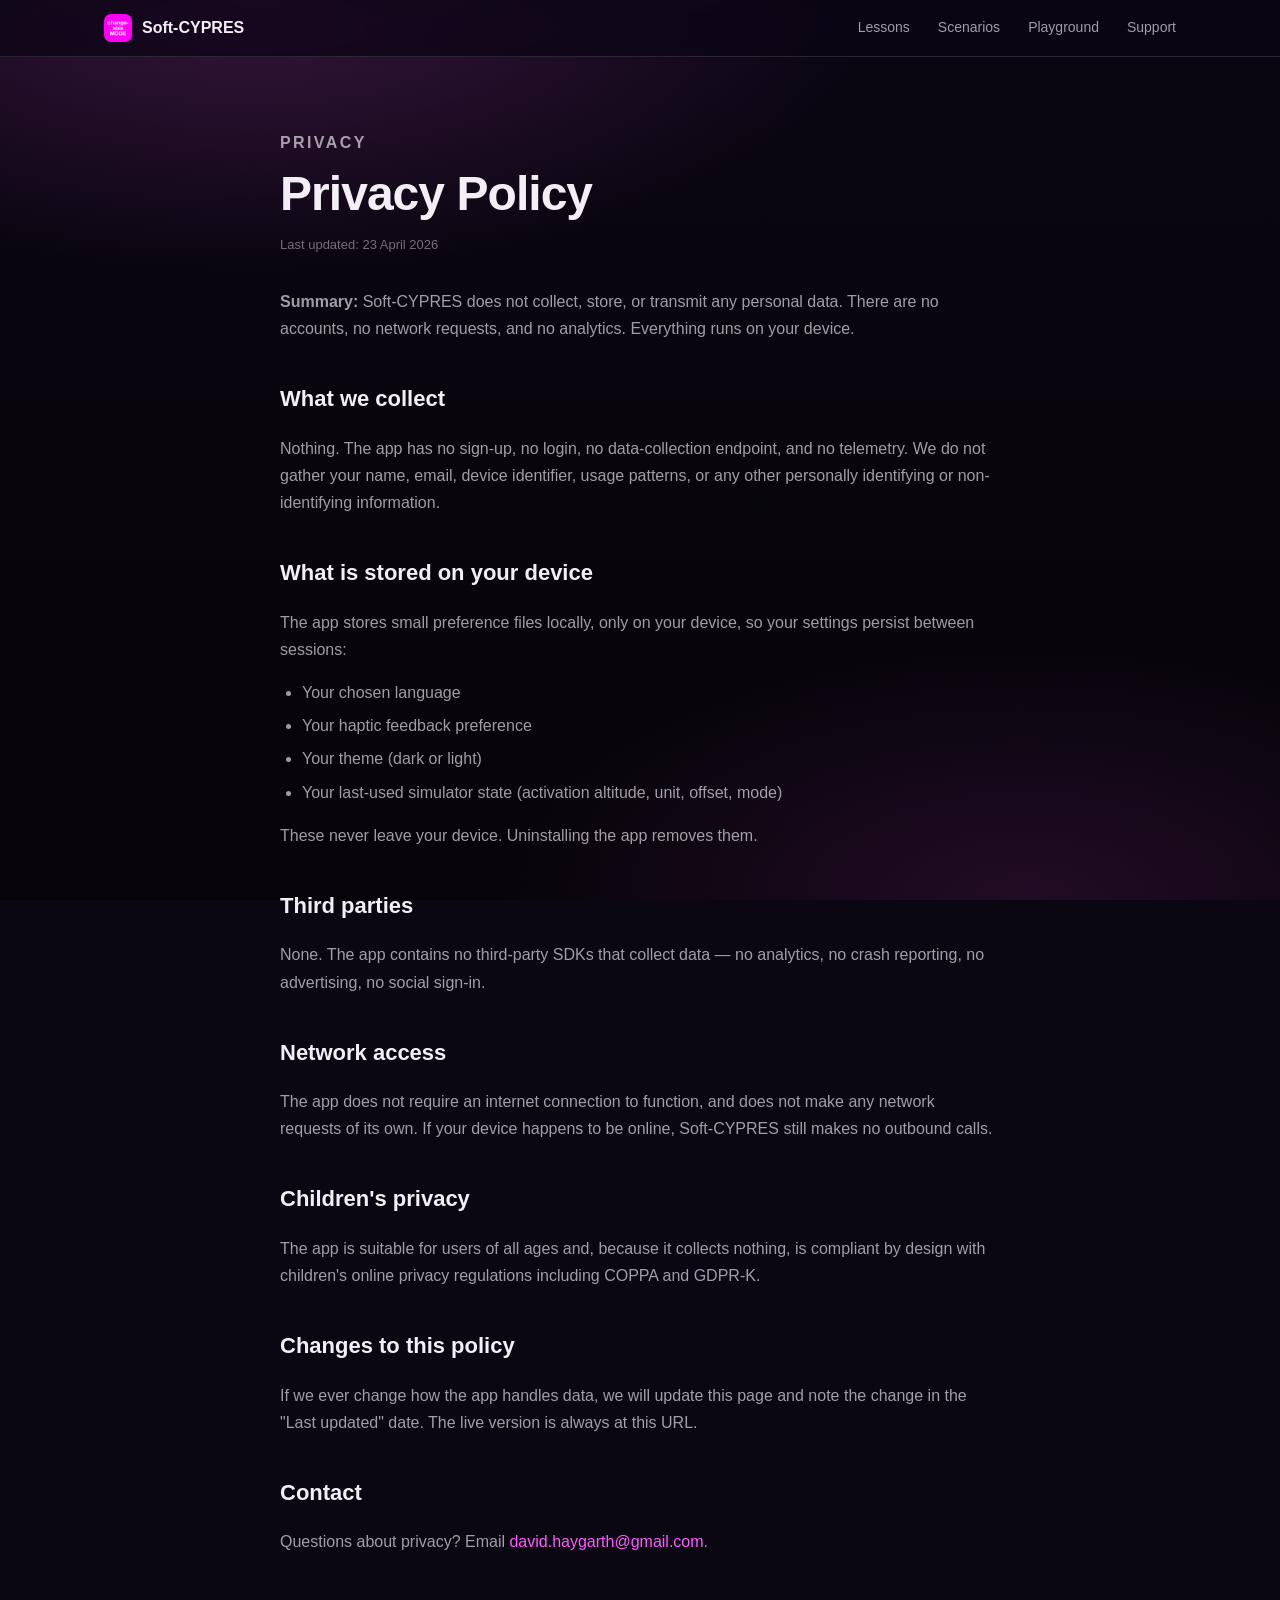
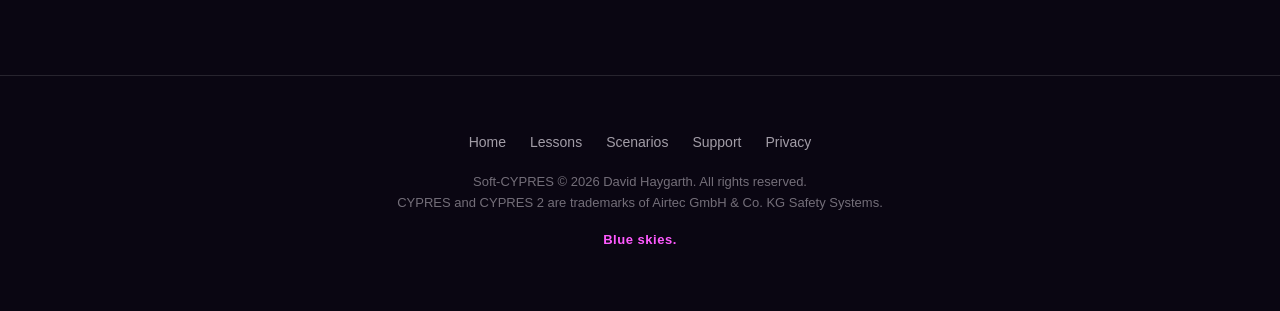
<file: privacy.html>
<!doctype html>
<html lang="en">
<head>
<meta charset="utf-8">
<meta name="viewport" content="width=device-width, initial-scale=1">
<title>Privacy Policy — Soft-CYPRES</title>
<meta name="description" content="The Soft-CYPRES privacy policy. The app collects no personal data and makes no network requests.">
<meta name="theme-color" content="#0a0612">
<link rel="icon" type="image/png" href="assets/icon.png">
<link rel="apple-touch-icon" href="assets/icon.png">
<link rel="stylesheet" href="styles.css">
</head>
<body>

<nav class="nav">
  <div class="nav-inner">
    <a href="index.html" class="nav-brand">
      <img src="assets/icon.png" alt="">
      <span>Soft-CYPRES</span>
    </a>
    <button class="nav-burger" type="button" aria-label="Toggle menu" aria-expanded="false" aria-controls="nav-links">
      <svg width="22" height="22" viewBox="0 0 24 24" fill="none" stroke="currentColor" stroke-width="2" stroke-linecap="round">
        <line x1="3" y1="6" x2="21" y2="6"/>
        <line x1="3" y1="12" x2="21" y2="12"/>
        <line x1="3" y1="18" x2="21" y2="18"/>
      </svg>
    </button>
    <div class="nav-links" id="nav-links">
      <a href="index.html#lessons">Lessons</a>
      <a href="index.html#scenarios">Scenarios</a>
      <a href="index.html#playground">Playground</a>
      <a href="support.html">Support</a>
    </div>
  </div>
</nav>

<main>
  <section style="padding: 72px 0 64px;">
    <div class="container">
      <div class="prose">
        <p class="section-label">Privacy</p>
        <h1 style="font-size: clamp(32px, 5vw, 48px); font-weight: 800; letter-spacing: -0.02em; margin: 0 0 12px; line-height: 1.1;">Privacy Policy</h1>
        <p class="meta">Last updated: 23 April 2026</p>

        <p><strong>Summary:</strong> Soft-CYPRES does not collect, store, or transmit any personal data. There are no accounts, no network requests, and no analytics. Everything runs on your device.</p>

        <h2>What we collect</h2>
        <p>Nothing. The app has no sign-up, no login, no data-collection endpoint, and no telemetry. We do not gather your name, email, device identifier, usage patterns, or any other personally identifying or non-identifying information.</p>

        <h2>What is stored on your device</h2>
        <p>The app stores small preference files locally, only on your device, so your settings persist between sessions:</p>
        <ul>
          <li>Your chosen language</li>
          <li>Your haptic feedback preference</li>
          <li>Your theme (dark or light)</li>
          <li>Your last-used simulator state (activation altitude, unit, offset, mode)</li>
        </ul>
        <p>These never leave your device. Uninstalling the app removes them.</p>

        <h2>Third parties</h2>
        <p>None. The app contains no third-party SDKs that collect data — no analytics, no crash reporting, no advertising, no social sign-in.</p>

        <h2>Network access</h2>
        <p>The app does not require an internet connection to function, and does not make any network requests of its own. If your device happens to be online, Soft-CYPRES still makes no outbound calls.</p>

        <h2>Children's privacy</h2>
        <p>The app is suitable for users of all ages and, because it collects nothing, is compliant by design with children's online privacy regulations including COPPA and GDPR-K.</p>

        <h2>Changes to this policy</h2>
        <p>If we ever change how the app handles data, we will update this page and note the change in the "Last updated" date. The live version is always at this URL.</p>

        <h2>Contact</h2>
        <p>Questions about privacy? Email <a href="mailto:david.haygarth@gmail.com">david.haygarth@gmail.com</a>.</p>
      </div>
    </div>
  </section>
</main>

<footer>
  <div class="container">
    <div class="footer-links">
      <a href="index.html">Home</a>
      <a href="index.html#lessons">Lessons</a>
      <a href="index.html#scenarios">Scenarios</a>
      <a href="support.html">Support</a>
      <a href="privacy.html">Privacy</a>
    </div>
    <p class="footer-copy">
      Soft-CYPRES © 2026 David Haygarth. All rights reserved.<br>
      CYPRES and CYPRES&nbsp;2 are trademarks of Airtec GmbH &amp; Co. KG Safety Systems.
    </p>
    <p class="footer-sign-off">Blue skies.</p>
  </div>
</footer>

<script src="script.js" defer></script>

</body>
</html>
</file>
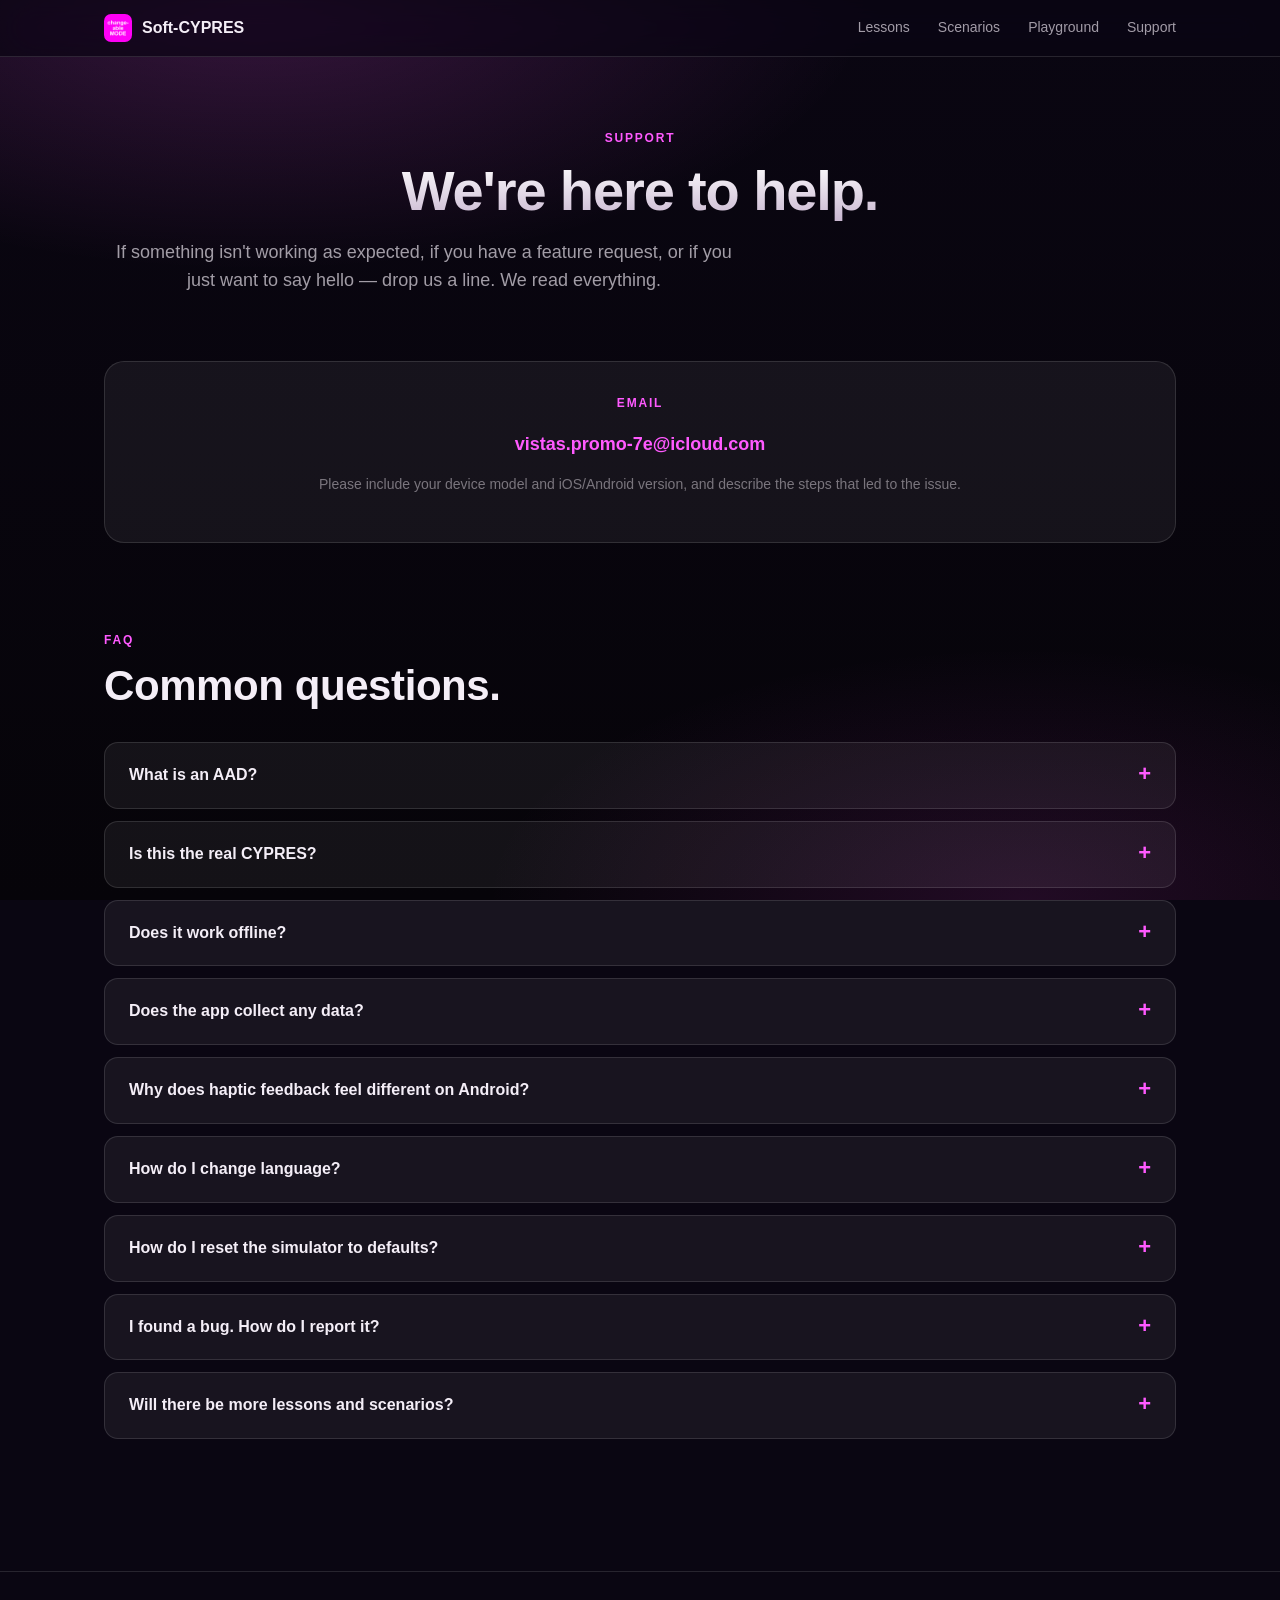
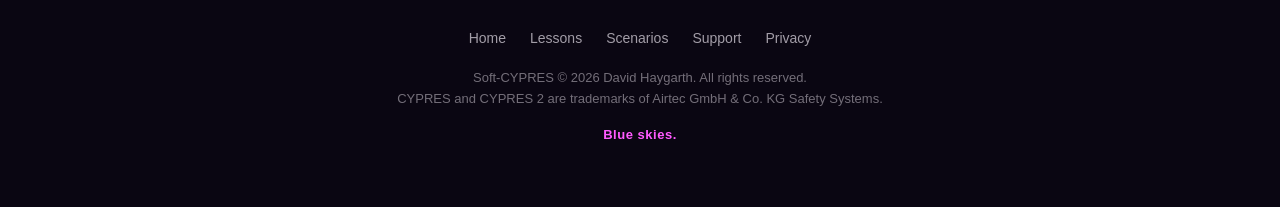
<file: support.html>
<!doctype html>
<html lang="en">
<head>
<meta charset="utf-8">
<meta name="viewport" content="width=device-width, initial-scale=1">
<title>Support — Soft-CYPRES</title>
<meta name="description" content="Get help with Soft-CYPRES, report a bug, or ask a question. Contact, FAQ, and troubleshooting.">
<meta name="theme-color" content="#0a0612">
<link rel="icon" type="image/png" href="assets/icon.png">
<link rel="apple-touch-icon" href="assets/icon.png">
<link rel="stylesheet" href="styles.css">
</head>
<body>

<nav class="nav">
  <div class="nav-inner">
    <a href="index.html" class="nav-brand">
      <img src="assets/icon.png" alt="">
      <span>Soft-CYPRES</span>
    </a>
    <button class="nav-burger" type="button" aria-label="Toggle menu" aria-expanded="false" aria-controls="nav-links">
      <svg width="22" height="22" viewBox="0 0 24 24" fill="none" stroke="currentColor" stroke-width="2" stroke-linecap="round">
        <line x1="3" y1="6" x2="21" y2="6"/>
        <line x1="3" y1="12" x2="21" y2="12"/>
        <line x1="3" y1="18" x2="21" y2="18"/>
      </svg>
    </button>
    <div class="nav-links" id="nav-links">
      <a href="index.html#lessons">Lessons</a>
      <a href="index.html#scenarios">Scenarios</a>
      <a href="index.html#playground">Playground</a>
      <a href="support.html">Support</a>
    </div>
  </div>
</nav>

<main>
  <section class="hero" style="padding: 72px 0 32px;">
    <div class="container">
      <p class="section-label">Support</p>
      <h1 style="font-size: clamp(36px, 6vw, 56px); font-weight: 800; letter-spacing: -0.02em; margin: 0 0 16px; line-height: 1.1;">We're here to help.</h1>
      <p style="font-size: 18px; color: var(--text-muted); max-width: 640px;">
        If something isn't working as expected, if you have a feature request, or if you just want to say hello —
        drop us a line. We read everything.
      </p>
    </div>
  </section>

  <section style="padding: 16px 0 64px;">
    <div class="container">
      <div class="contact-block">
        <p class="section-label" style="margin-bottom: 10px;">Email</p>
        <a href="mailto:vistas.promo-7e@icloud.com">vistas.promo-7e@icloud.com</a>
        <p style="margin-top: 16px; font-size: 14px; color: var(--text-dim);">
          Please include your device model and iOS/Android version, and describe the steps that led to the issue.
        </p>
      </div>
    </div>
  </section>

  <section style="padding: 24px 0 80px;">
    <div class="container">
      <p class="section-label">FAQ</p>
      <h2 class="section-title">Common questions.</h2>

      <div class="faq">
        <details>
          <summary>What is an AAD?</summary>
          <p>An Automatic Activation Device is a safety unit worn on a parachute rig that automatically deploys the reserve canopy if a skydiver is still falling above a certain speed below a certain altitude. The CYPRES&nbsp;2 is one of the most widely used AADs in the sport.</p>
        </details>

        <details>
          <summary>Is this the real CYPRES?</summary>
          <p>No. Soft-CYPRES is a simulator — a training tool that mirrors the look, controls, and behaviour of the real CYPRES&nbsp;2 Changeable Mode unit so you can practise safely. It is not produced by, endorsed by, or affiliated with Airtec GmbH. It is not a substitute for official CYPRES training or for using the real equipment.</p>
        </details>

        <details>
          <summary>Does it work offline?</summary>
          <p>Yes. The entire app works without an internet connection. Nothing is uploaded, nothing is downloaded after install. Fly with it, train with it, use it anywhere.</p>
        </details>

        <details>
          <summary>Does the app collect any data?</summary>
          <p>No. No accounts, no analytics, no trackers, no third-party SDKs. Your preferences (language, haptics, theme) are stored only on your device. See our <a href="privacy.html">privacy policy</a> for the full statement.</p>
        </details>

        <details>
          <summary>Why does haptic feedback feel different on Android?</summary>
          <p>On iPhone, the Taptic Engine can produce genuinely distinct Light, Medium, and Heavy impacts — so we offer all four settings. On Android, most vibration motors can't differentiate those levels, so we surface a simple On/Off toggle instead. "On" maps to the medium setting internally.</p>
        </details>

        <details>
          <summary>How do I change language?</summary>
          <p>Open Settings from the home screen, then pick your language from the list. Choices include English, German, French, Spanish, Italian, and Russian. Terminology in each language follows the official CYPRES&nbsp;2 manual for that region.</p>
        </details>

        <details>
          <summary>How do I reset the simulator to defaults?</summary>
          <p>Settings → Reset Simulator. This clears your saved profile and restores the unit to factory-fresh state. Useful if you want to practise the full first-time setup flow.</p>
        </details>

        <details>
          <summary>I found a bug. How do I report it?</summary>
          <p>Email <a href="mailto:vistas.promo-7e@icloud.com">vistas.promo-7e@icloud.com</a> with your device model, OS version, and the steps that led to the issue. A screenshot or short screen recording helps enormously.</p>
        </details>

        <details>
          <summary>Will there be more lessons and scenarios?</summary>
          <p>Yes — new scenarios are added in ongoing updates. If you have a location, hazard, or drop-zone situation you'd like to see turned into a training scenario, send us the idea. We've already built scenarios in Switzerland, Singapore, Monaco, the Seychelles, Eloy, and many more.</p>
        </details>
      </div>
    </div>
  </section>
</main>

<footer>
  <div class="container">
    <div class="footer-links">
      <a href="index.html">Home</a>
      <a href="index.html#lessons">Lessons</a>
      <a href="index.html#scenarios">Scenarios</a>
      <a href="support.html">Support</a>
      <a href="privacy.html">Privacy</a>
    </div>
    <p class="footer-copy">
      Soft-CYPRES © 2026 David Haygarth. All rights reserved.<br>
      CYPRES and CYPRES&nbsp;2 are trademarks of Airtec GmbH &amp; Co. KG Safety Systems.
    </p>
    <p class="footer-sign-off">Blue skies.</p>
  </div>
</footer>

<script src="script.js" defer></script>

</body>
</html>
</file>
<file: styles.css>
:root {
  --bg: #0a0612;
  --bg-deep: #060409;
  --surface: rgba(255, 255, 255, 0.06);
  --surface-strong: rgba(255, 255, 255, 0.1);
  --border: rgba(255, 255, 255, 0.12);
  --border-strong: rgba(255, 255, 255, 0.2);
  --text: #f4eef7;
  --text-muted: rgba(244, 238, 247, 0.65);
  --text-dim: rgba(244, 238, 247, 0.45);
  --accent: #ff5aff;
  --accent-deep: #c234c2;
  --radius: 14px;
  --radius-lg: 20px;
  --max-width: 1120px;
}

* { box-sizing: border-box; }

html { scroll-behavior: smooth; }

body {
  margin: 0;
  font-family: -apple-system, BlinkMacSystemFont, 'SF Pro Text', 'Segoe UI', Roboto, Helvetica, Arial, sans-serif;
  background: var(--bg);
  color: var(--text);
  line-height: 1.55;
  -webkit-font-smoothing: antialiased;
  overflow-x: hidden;
}

body::before {
  content: '';
  position: fixed;
  inset: 0;
  background:
    radial-gradient(ellipse 80% 50% at 20% 0%, rgba(255, 90, 255, 0.18), transparent 60%),
    radial-gradient(ellipse 60% 40% at 80% 100%, rgba(194, 52, 194, 0.15), transparent 70%),
    linear-gradient(180deg, var(--bg) 0%, var(--bg-deep) 100%);
  z-index: -1;
}

a { color: var(--accent); text-decoration: none; transition: opacity 0.2s; }
a:hover { opacity: 0.8; }

.container {
  max-width: var(--max-width);
  margin: 0 auto;
  padding: 0 24px;
}

/* Nav */
.nav {
  position: sticky;
  top: 0;
  background: rgba(10, 6, 18, 0.75);
  backdrop-filter: saturate(180%) blur(20px);
  -webkit-backdrop-filter: saturate(180%) blur(20px);
  border-bottom: 1px solid var(--border);
  z-index: 100;
}
.nav-inner {
  display: flex;
  align-items: center;
  justify-content: space-between;
  padding: 14px 24px;
  max-width: var(--max-width);
  margin: 0 auto;
  position: relative;
}
.nav-brand {
  display: flex;
  align-items: center;
  gap: 10px;
  color: var(--text);
  font-weight: 600;
  font-size: 16px;
  white-space: nowrap;
}
.nav-brand img { width: 28px; height: 28px; border-radius: 7px; }
.nav-links { display: flex; gap: 28px; }
.nav-links a { color: var(--text-muted); font-size: 14px; font-weight: 500; }
.nav-links a:hover { color: var(--text); opacity: 1; }
.nav-burger {
  display: none;
  background: transparent;
  border: 0;
  padding: 8px;
  cursor: pointer;
  color: var(--text);
  border-radius: 8px;
  transition: background 0.15s;
}
.nav-burger:hover, .nav-burger:focus-visible { background: var(--surface); outline: none; }
.nav-burger svg { display: block; transition: transform 0.2s; }
.nav.open .nav-burger svg { transform: rotate(90deg); }

@media (max-width: 720px) {
  .nav-burger { display: block; }
  .nav-links {
    position: absolute;
    top: 100%;
    left: 0;
    right: 0;
    flex-direction: column;
    background: rgba(10, 6, 18, 0.97);
    backdrop-filter: saturate(180%) blur(24px);
    -webkit-backdrop-filter: saturate(180%) blur(24px);
    border-bottom: 1px solid var(--border);
    padding: 18px 24px 24px;
    gap: 0;
    transform: translateY(-6px);
    opacity: 0;
    pointer-events: none;
    transition: opacity 0.18s ease, transform 0.18s ease;
  }
  .nav-links a {
    font-size: 16px;
    padding: 12px 0;
    border-bottom: 1px solid var(--border);
  }
  .nav-links a:last-child { border-bottom: 0; }
  .nav.open .nav-links {
    transform: translateY(0);
    opacity: 1;
    pointer-events: auto;
  }
}

/* Hero */
.hero {
  padding: 96px 0 72px;
  text-align: center;
}
@media (max-width: 640px) {
  .hero { padding: 56px 0 48px; }
  .hero-icon { width: 96px; height: 96px; border-radius: 22px; margin-bottom: 22px; }
  .hero-lang-strip {
    padding: 10px 18px;
    font-size: 12px;
    gap: 10px;
    margin-bottom: 40px;
    max-width: calc(100% - 16px);
    flex-wrap: wrap;
    justify-content: center;
  }
  .hero-lang-strip span:not(:last-child)::after { margin-left: 10px; }
}
.hero-icon {
  width: 120px;
  height: 120px;
  border-radius: 28px;
  margin: 0 auto 28px;
  display: block;
  box-shadow: 0 20px 60px rgba(255, 90, 255, 0.25), 0 8px 24px rgba(0, 0, 0, 0.5);
  animation: float 6s ease-in-out infinite;
}
@keyframes float {
  0%, 100% { transform: translateY(0); }
  50% { transform: translateY(-8px); }
}
.hero h1 {
  font-size: clamp(40px, 7vw, 68px);
  font-weight: 800;
  letter-spacing: -0.02em;
  margin: 0 0 16px;
  line-height: 1.05;
  background: linear-gradient(180deg, #fff 0%, #c9b7d1 100%);
  -webkit-background-clip: text;
  background-clip: text;
  -webkit-text-fill-color: transparent;
}
.hero-tagline {
  font-size: clamp(18px, 2.4vw, 22px);
  color: var(--text-muted);
  max-width: 640px;
  margin: 0 auto 12px;
}
.hero-sub {
  font-size: 14px;
  color: var(--text-dim);
  margin: 0 0 36px;
  text-transform: uppercase;
  letter-spacing: 0.12em;
}
.hero-lang-strip {
  display: inline-flex;
  gap: 14px;
  padding: 10px 20px;
  background: var(--surface);
  border: 1px solid var(--border);
  border-radius: 999px;
  margin-bottom: 56px;
  font-size: 13px;
  color: var(--text-muted);
  font-weight: 500;
}
.hero-lang-strip > *:not(:last-child)::after {
  content: '·';
  margin-left: 14px;
  color: var(--text-dim);
}
.hero-lang-strip a {
  color: var(--text-muted);
  transition: color 0.15s;
}
.hero-lang-strip a:hover {
  color: var(--accent);
  opacity: 1;
}
.hero-lang-strip .current {
  color: var(--text);
  font-weight: 600;
}
.lang-pill:hover { opacity: 1; }
.lang-pill.current {
  border-color: var(--accent);
  color: var(--text);
  background: rgba(255, 90, 255, 0.12);
}
.hero-shot {
  max-width: 320px;
  width: 100%;
  border-radius: 32px;
  border: 1px solid var(--border);
  box-shadow: 0 40px 100px rgba(0, 0, 0, 0.5), 0 0 0 1px rgba(255, 90, 255, 0.1);
  display: block;
  margin: 0 auto;
}

/* Sections */
section {
  padding: 80px 0;
  position: relative;
}
@media (max-width: 640px) {
  section { padding: 56px 0; }
  .container { padding: 0 20px; }
  .section-intro { font-size: 16px; margin-bottom: 36px; }
  .card { padding: 20px; }
  .scenario-group { padding: 20px; }
  .callout { padding: 26px 22px; }
  .split { gap: 28px; }
  .screenshot-row { gap: 14px; margin-top: 32px; }
  .lesson-group { margin-bottom: 32px; }
  .lesson-group-header h3 { font-size: 20px; }
  .feature-grid { gap: 22px; }
}
.section-label {
  font-size: 12px;
  font-weight: 700;
  text-transform: uppercase;
  letter-spacing: 0.15em;
  color: var(--accent);
  margin: 0 0 12px;
}
.section-title {
  font-size: clamp(28px, 4vw, 42px);
  font-weight: 700;
  letter-spacing: -0.01em;
  margin: 0 0 20px;
  line-height: 1.15;
}
.section-intro {
  font-size: 18px;
  color: var(--text-muted);
  max-width: 640px;
  margin: 0 0 48px;
}

/* Card grid */
.cards {
  display: grid;
  grid-template-columns: repeat(auto-fit, minmax(260px, 1fr));
  gap: 16px;
}
.card {
  padding: 24px;
  background: var(--surface);
  border: 1px solid var(--border);
  border-radius: var(--radius);
  transition: transform 0.3s ease, border-color 0.3s ease, background 0.3s ease;
}
.card:hover {
  transform: translateY(-3px);
  border-color: var(--border-strong);
  background: var(--surface-strong);
}
.card-tier {
  font-size: 11px;
  font-weight: 700;
  text-transform: uppercase;
  letter-spacing: 0.12em;
  color: var(--accent);
  margin-bottom: 12px;
}
.card h3 {
  margin: 0 0 10px;
  font-size: 18px;
  font-weight: 600;
}
.card p {
  margin: 0;
  color: var(--text-muted);
  font-size: 14px;
  line-height: 1.6;
}

/* Lessons — grouped */
.lesson-group { margin-bottom: 44px; }
.lesson-group:last-child { margin-bottom: 0; }
.lesson-group-header {
  display: flex;
  align-items: baseline;
  gap: 12px;
  margin-bottom: 18px;
}
.lesson-group-header h3 {
  margin: 0;
  font-size: 22px;
  font-weight: 700;
}
.lesson-group-header .group-badge {
  font-size: 11px;
  font-weight: 700;
  text-transform: uppercase;
  letter-spacing: 0.1em;
  padding: 4px 10px;
  background: rgba(255, 90, 255, 0.15);
  color: var(--accent);
  border-radius: 6px;
}

/* Scenario chips */
.scenarios-grid {
  display: grid;
  grid-template-columns: repeat(auto-fit, minmax(240px, 1fr));
  gap: 16px;
}
.scenario-group {
  padding: 24px;
  background: var(--surface);
  border: 1px solid var(--border);
  border-radius: var(--radius);
  border-left: 3px solid var(--group-color, var(--accent));
}
.scenario-group-title {
  display: flex;
  align-items: center;
  justify-content: space-between;
  margin-bottom: 14px;
}
.scenario-group-title h3 {
  margin: 0;
  font-size: 17px;
  font-weight: 600;
}
.scenario-count {
  font-size: 12px;
  color: var(--text-dim);
  font-weight: 600;
}
.scenario-list {
  margin: 0;
  padding: 0;
  list-style: none;
  display: flex;
  flex-direction: column;
  gap: 8px;
}
.scenario-list li {
  font-size: 14px;
  color: var(--text-muted);
  display: flex;
  align-items: baseline;
  gap: 8px;
}
.scenario-list li::before {
  content: '·';
  color: var(--group-color, var(--accent));
  font-weight: 700;
}

/* Split layout: screenshot + content */
.split {
  display: grid;
  grid-template-columns: minmax(240px, 320px) 1fr;
  gap: 64px;
  align-items: center;
}
.split-reverse { grid-template-columns: 1fr minmax(240px, 320px); }
.split-reverse .split-image { order: 2; }
@media (max-width: 820px) {
  .split, .split-reverse { grid-template-columns: 1fr; gap: 32px; }
  .split-reverse .split-image { order: 0; }
}
.split-image img {
  width: 100%;
  border-radius: 28px;
  border: 1px solid var(--border);
  box-shadow: 0 30px 70px rgba(0, 0, 0, 0.45);
}
.split-content h2 { margin-top: 0; }
.split-content ul {
  padding: 0;
  margin: 24px 0 0;
  list-style: none;
  display: flex;
  flex-direction: column;
  gap: 10px;
}
.split-content ul li {
  padding-left: 22px;
  position: relative;
  color: var(--text-muted);
  font-size: 15px;
}
.split-content ul li::before {
  content: '';
  position: absolute;
  left: 0;
  top: 9px;
  width: 8px;
  height: 8px;
  border-radius: 50%;
  background: var(--accent);
  box-shadow: 0 0 12px rgba(255, 90, 255, 0.6);
}

/* Lesson screenshots row */
.screenshot-row {
  display: grid;
  grid-template-columns: repeat(auto-fit, minmax(180px, 1fr));
  gap: 16px;
  margin-top: 40px;
}
.screenshot-row img {
  width: 100%;
  border-radius: 22px;
  border: 1px solid var(--border);
  box-shadow: 0 20px 50px rgba(0, 0, 0, 0.4);
  transition: transform 0.3s;
}
.screenshot-row img:hover { transform: translateY(-6px) scale(1.02); }

/* Feature dots grid */
.feature-grid {
  display: grid;
  grid-template-columns: repeat(auto-fit, minmax(220px, 1fr));
  gap: 28px;
}
.feature {
  padding: 0;
}
.feature h4 {
  font-size: 16px;
  font-weight: 600;
  margin: 0 0 8px;
  color: var(--text);
}
.feature p {
  margin: 0;
  color: var(--text-muted);
  font-size: 14px;
  line-height: 1.6;
}

/* Language row */
.lang-row {
  display: flex;
  flex-wrap: wrap;
  justify-content: center;
  gap: 12px;
  margin-top: 32px;
}
@media (max-width: 560px) {
  .lang-row {
    flex-direction: column;
    align-items: stretch;
    gap: 8px;
    max-width: 320px;
    margin-left: auto;
    margin-right: auto;
  }
  .lang-pill { text-align: center; }
}
.lang-pill {
  padding: 10px 18px;
  background: var(--surface);
  border: 1px solid var(--border);
  border-radius: 999px;
  font-size: 14px;
  font-weight: 500;
  color: var(--text-muted);
  transition: all 0.2s;
}
.lang-pill:hover {
  border-color: var(--accent);
  color: var(--text);
}
.lang-pill strong {
  color: var(--text);
  font-weight: 600;
  margin-right: 6px;
}

/* Disclaimer & privacy note */
.callout {
  padding: 32px;
  background: var(--surface);
  border: 1px solid var(--border);
  border-radius: var(--radius-lg);
  text-align: center;
  max-width: 760px;
  margin: 0 auto;
}
.callout p { margin: 0 0 12px; color: var(--text-muted); font-size: 15px; }
.callout p:last-child { margin-bottom: 0; }

/* Footer */
footer {
  padding: 56px 0 48px;
  border-top: 1px solid var(--border);
  margin-top: 40px;
  text-align: center;
}
@media (max-width: 560px) {
  footer { padding: 40px 0 36px; }
}
.footer-links {
  display: flex;
  justify-content: center;
  gap: 24px;
  margin-bottom: 18px;
  flex-wrap: wrap;
}
@media (max-width: 560px) {
  .footer-links { gap: 16px; }
}
.footer-links a { color: var(--text-muted); font-size: 14px; }
.footer-copy {
  font-size: 13px;
  color: var(--text-dim);
  max-width: 640px;
  margin: 0 auto;
  line-height: 1.6;
}
.footer-sign-off {
  margin-top: 16px;
  font-size: 13px;
  color: var(--accent);
  font-weight: 600;
  letter-spacing: 0.04em;
}

/* Support page specifics */
.faq { margin-top: 32px; }
.faq details {
  background: var(--surface);
  border: 1px solid var(--border);
  border-radius: var(--radius);
  padding: 20px 24px;
  margin-bottom: 12px;
  transition: background 0.2s;
}
.faq details[open] { background: var(--surface-strong); }
.faq summary {
  cursor: pointer;
  font-weight: 600;
  font-size: 16px;
  list-style: none;
}
.faq summary::-webkit-details-marker { display: none; }
.faq summary::after {
  content: '+';
  float: right;
  color: var(--accent);
  font-size: 22px;
  line-height: 1;
  transition: transform 0.2s;
}
.faq details[open] summary::after { content: '−'; }
.faq details > *:not(summary) {
  margin-top: 14px;
  color: var(--text-muted);
  font-size: 15px;
  line-height: 1.7;
}
.contact-block {
  padding: 32px;
  background: var(--surface);
  border: 1px solid var(--border);
  border-radius: var(--radius-lg);
  text-align: center;
}
.contact-block a {
  display: inline-block;
  font-size: 18px;
  font-weight: 600;
  margin-top: 8px;
  word-break: break-word;
}
@media (max-width: 560px) {
  .contact-block { padding: 24px 20px; }
  .contact-block a { font-size: 16px; }
  .faq details { padding: 16px 18px; }
  .faq summary { font-size: 15px; }
}

/* Privacy page */
.prose { max-width: 720px; margin: 0 auto; }
.prose h2 { margin-top: 40px; font-size: 22px; }
.prose p, .prose ul { color: var(--text-muted); font-size: 16px; line-height: 1.7; }
.prose ul { padding-left: 22px; }
.prose ul li { margin-bottom: 6px; }
.prose .meta { font-size: 13px; color: var(--text-dim); margin-bottom: 32px; }

/* Reveal on scroll */
.reveal {
  opacity: 0;
  transform: translateY(20px);
  transition: opacity 0.7s ease, transform 0.7s ease;
}
.reveal.in {
  opacity: 1;
  transform: translateY(0);
}
@media (prefers-reduced-motion: reduce) {
  *, *::before, *::after {
    animation-duration: 0.01ms !important;
    transition-duration: 0.01ms !important;
  }
  .reveal { opacity: 1; transform: none; }
}
</file>
